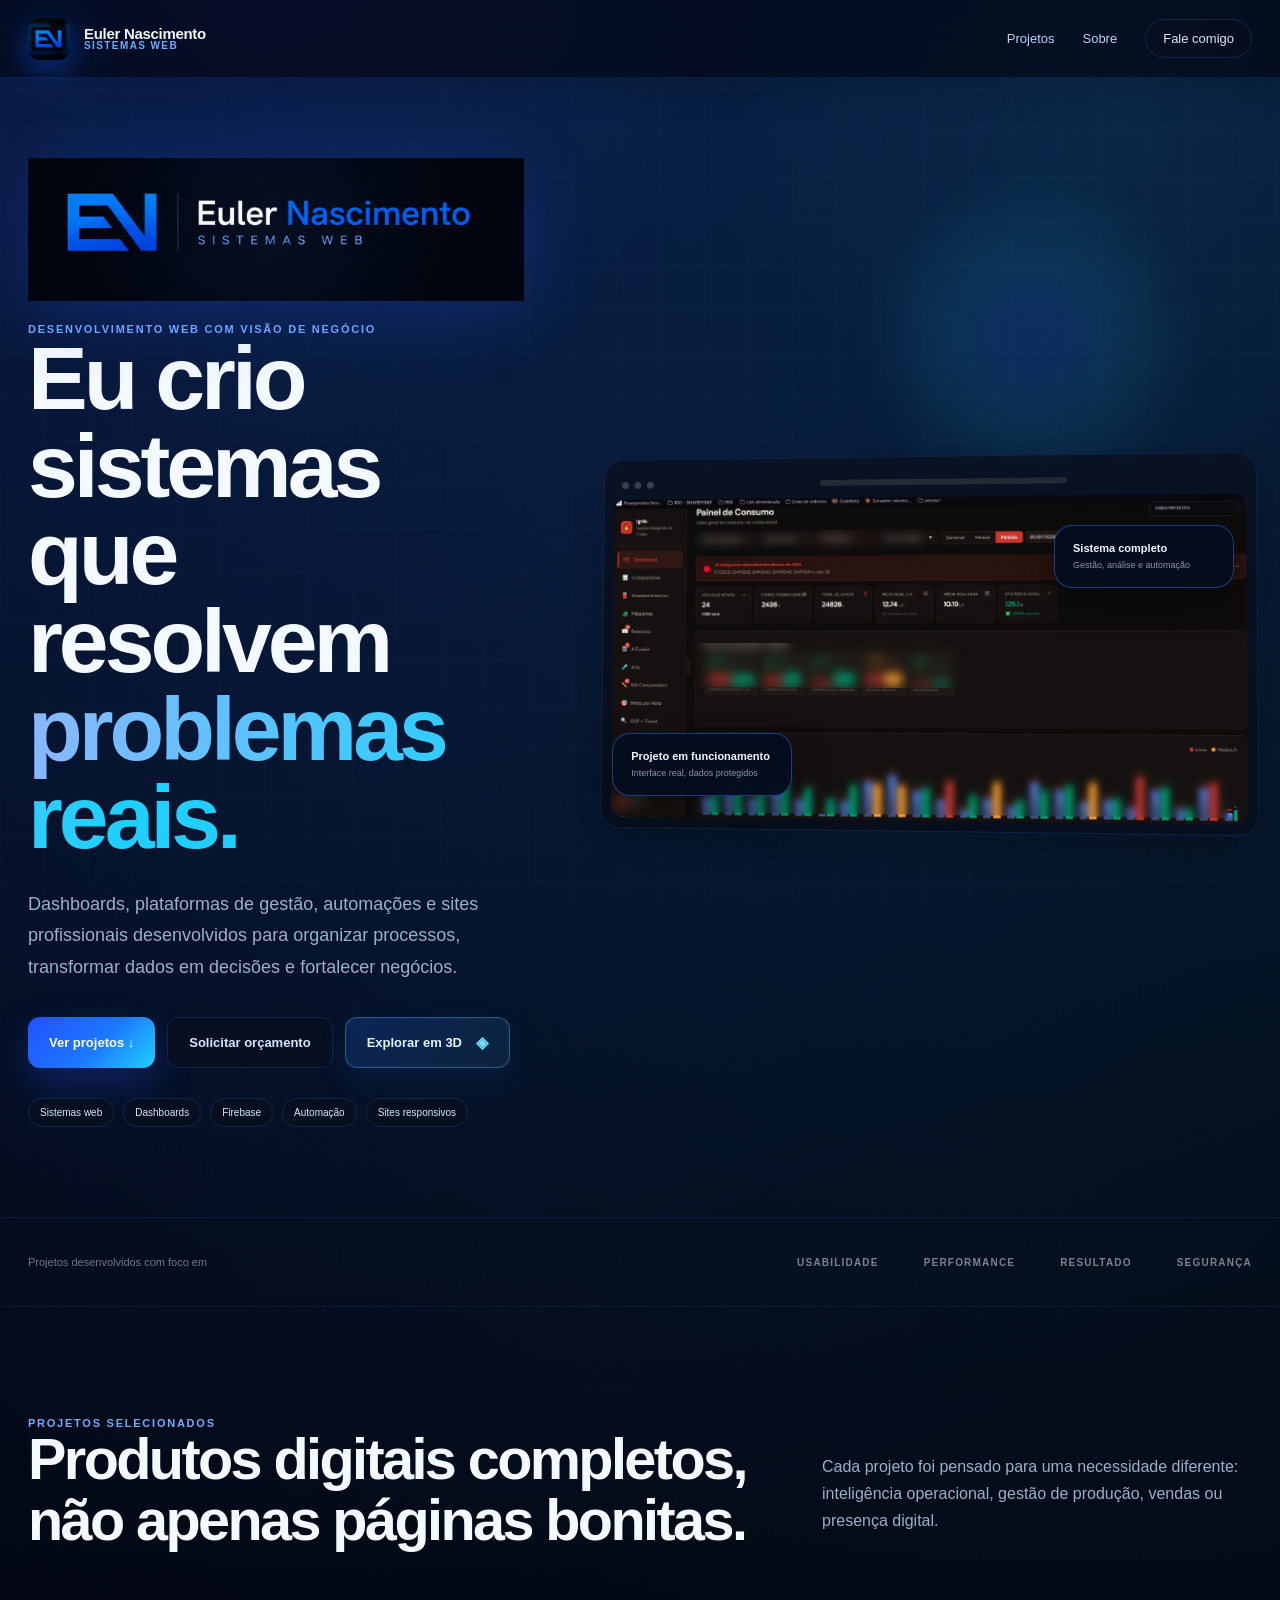
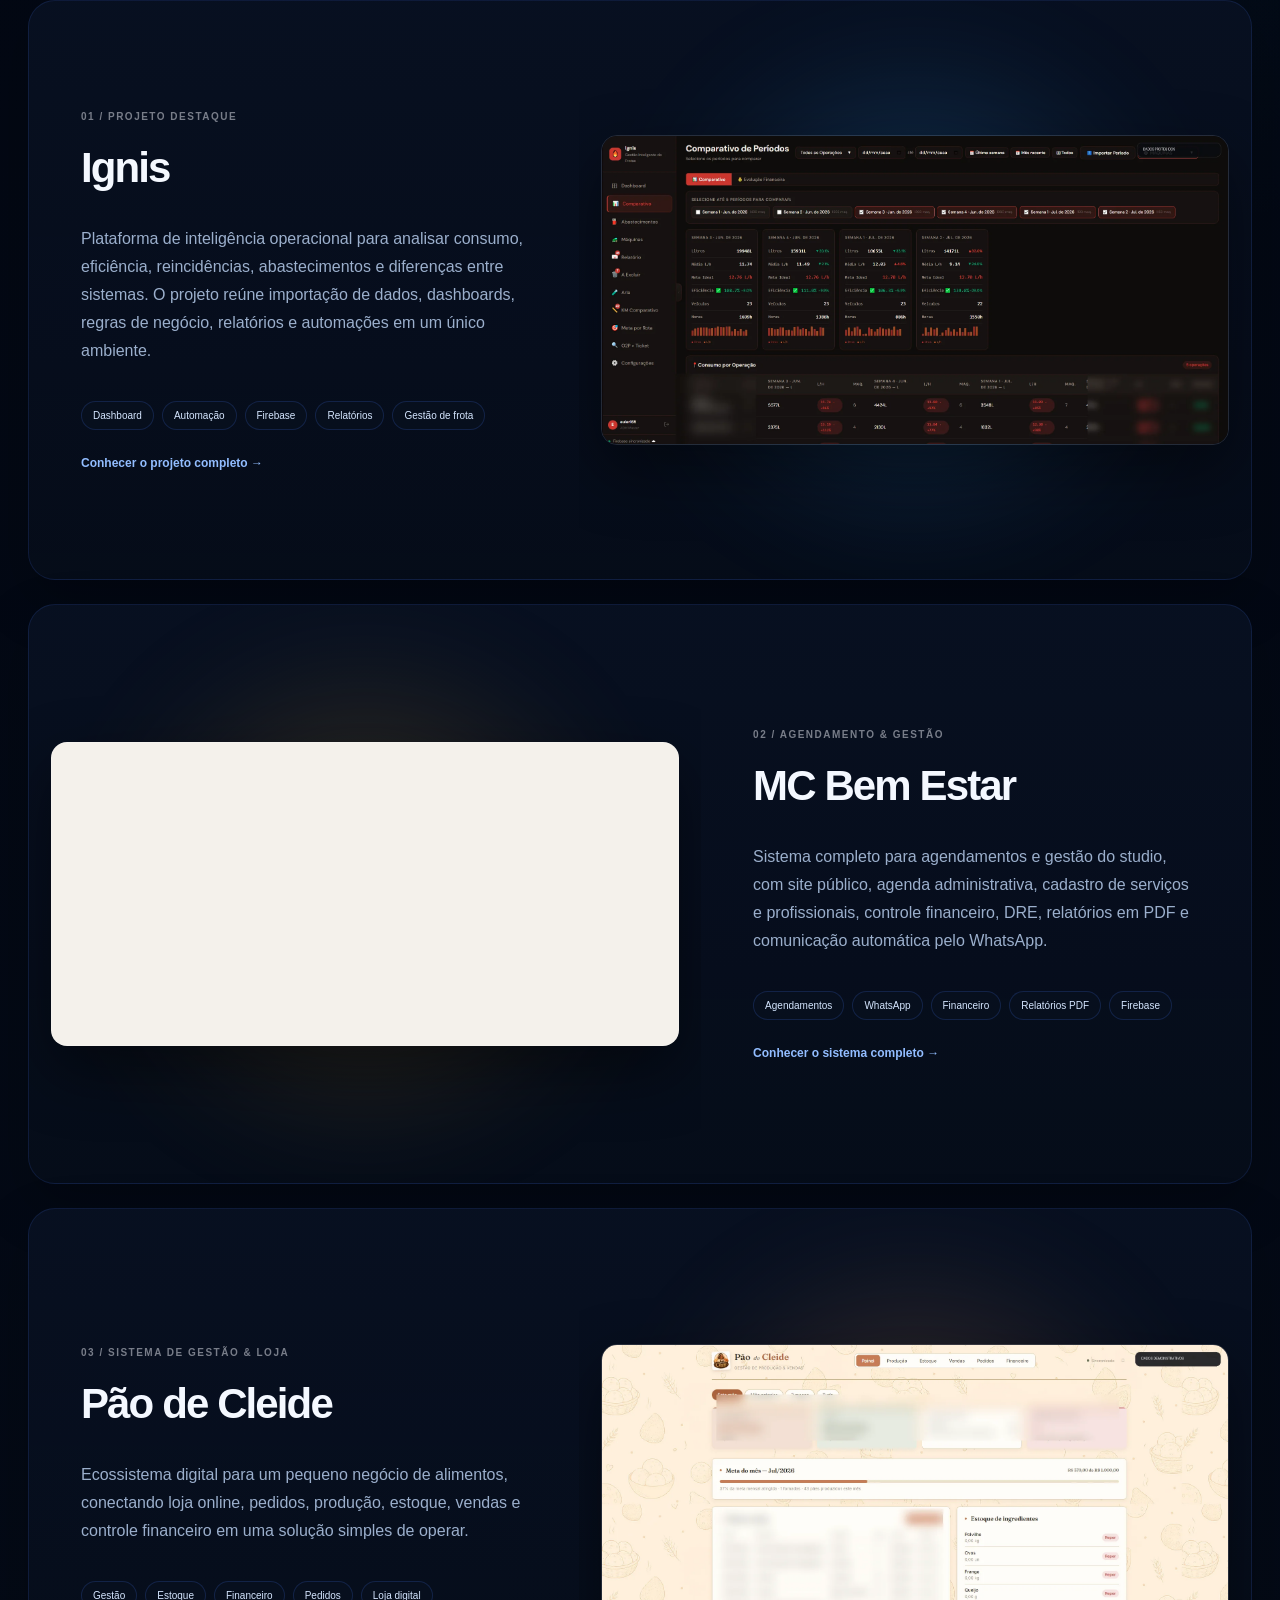
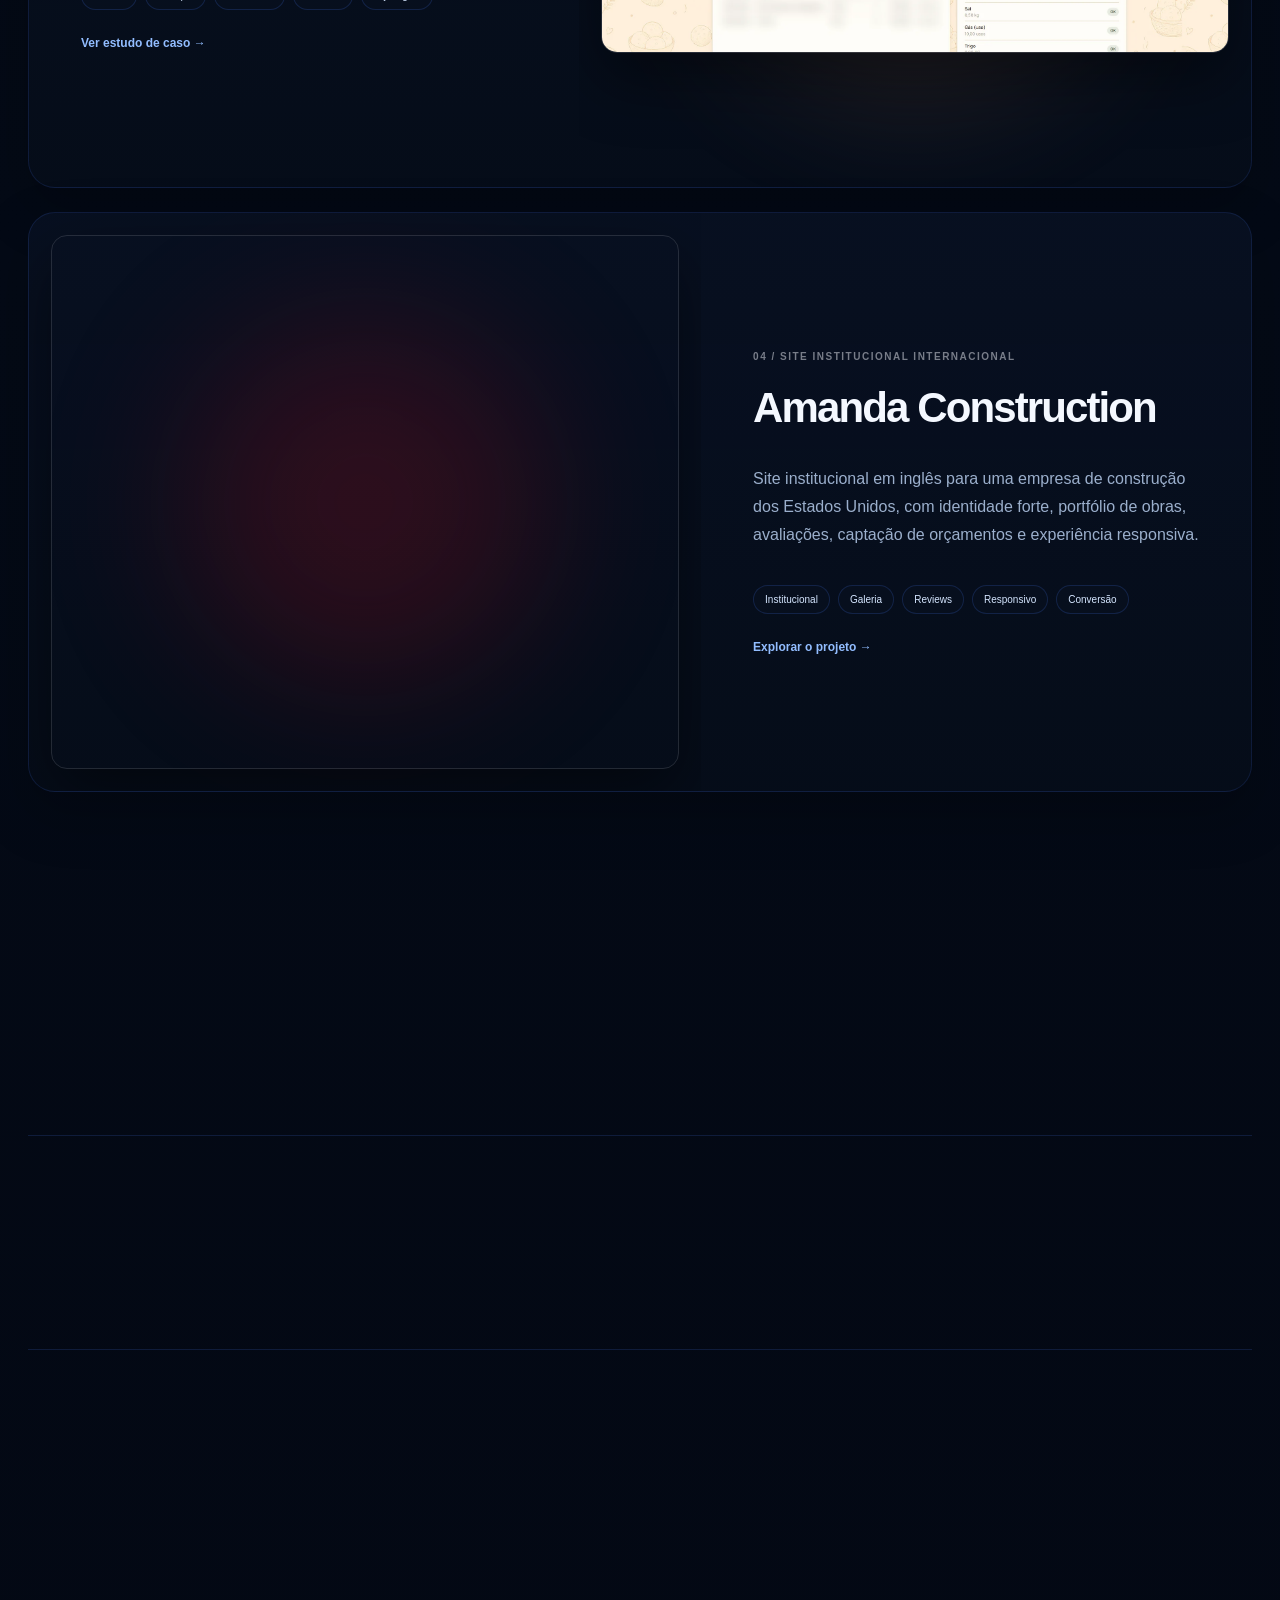
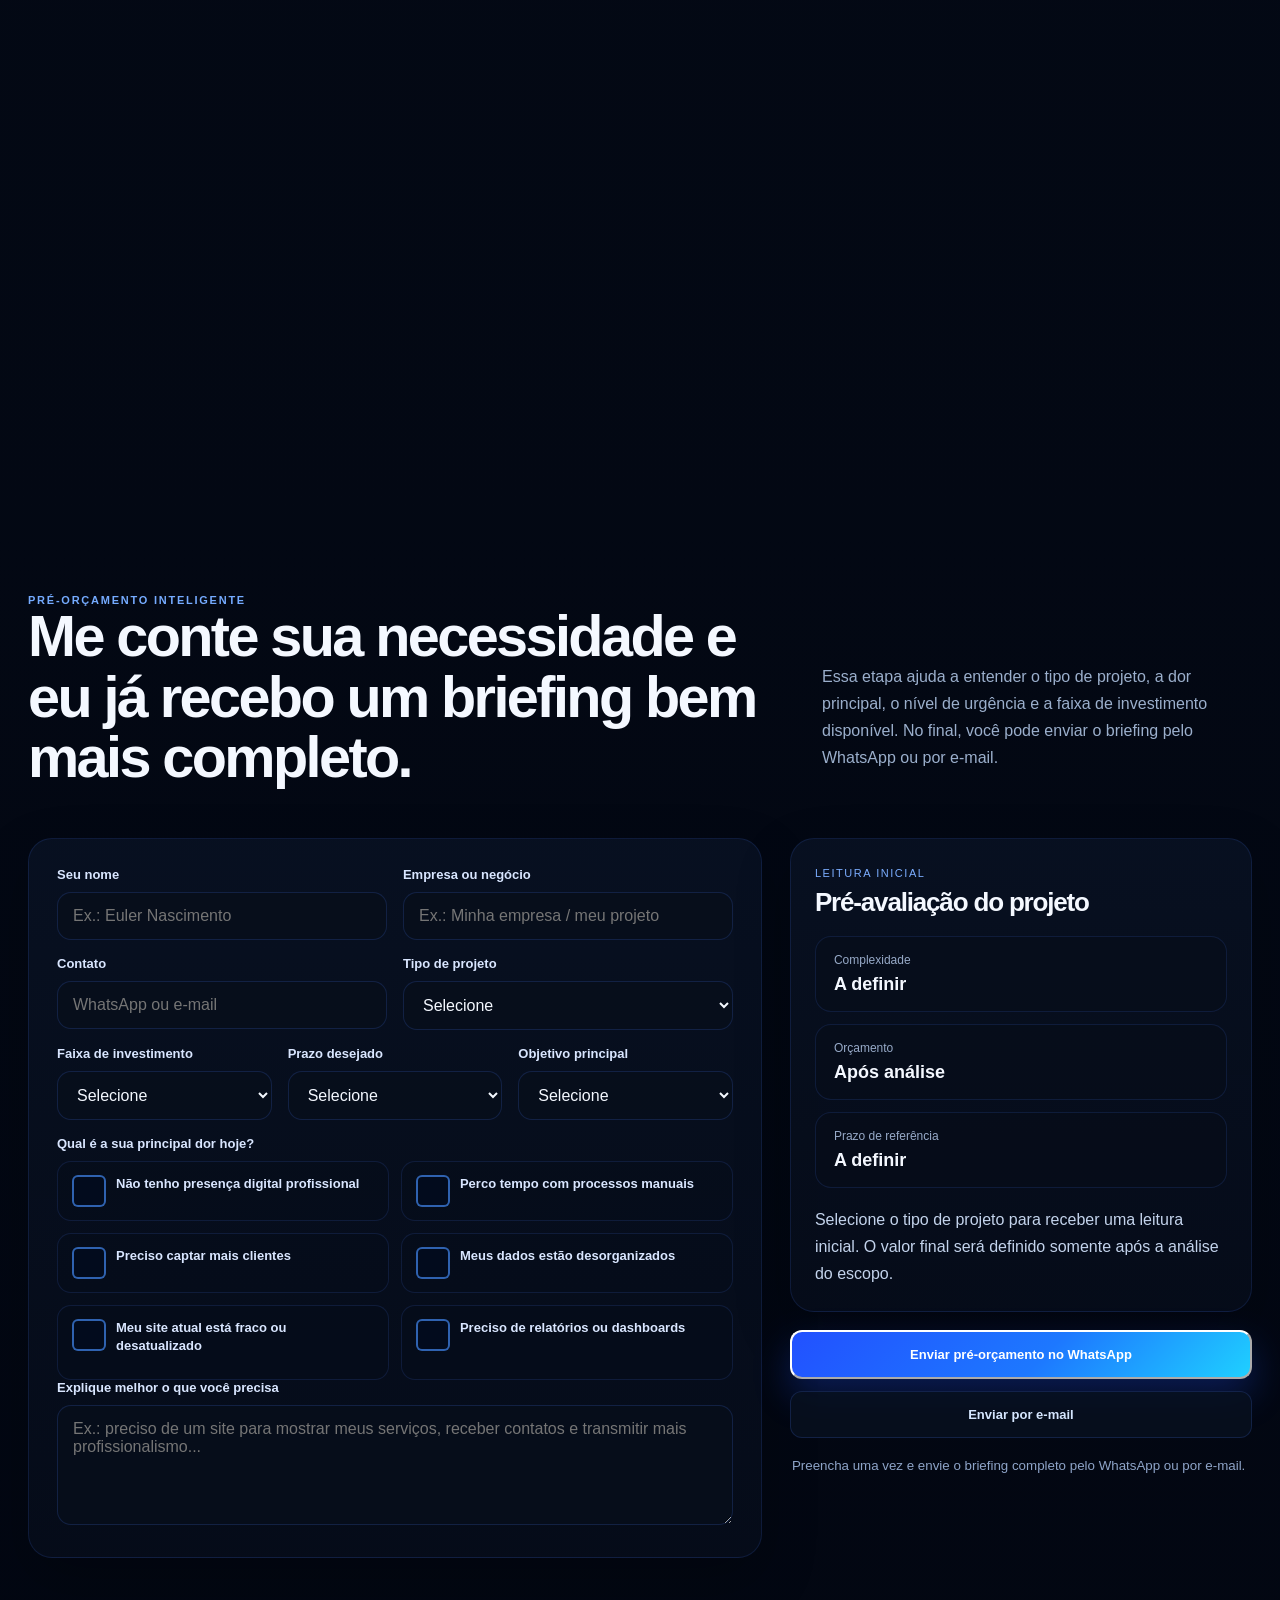
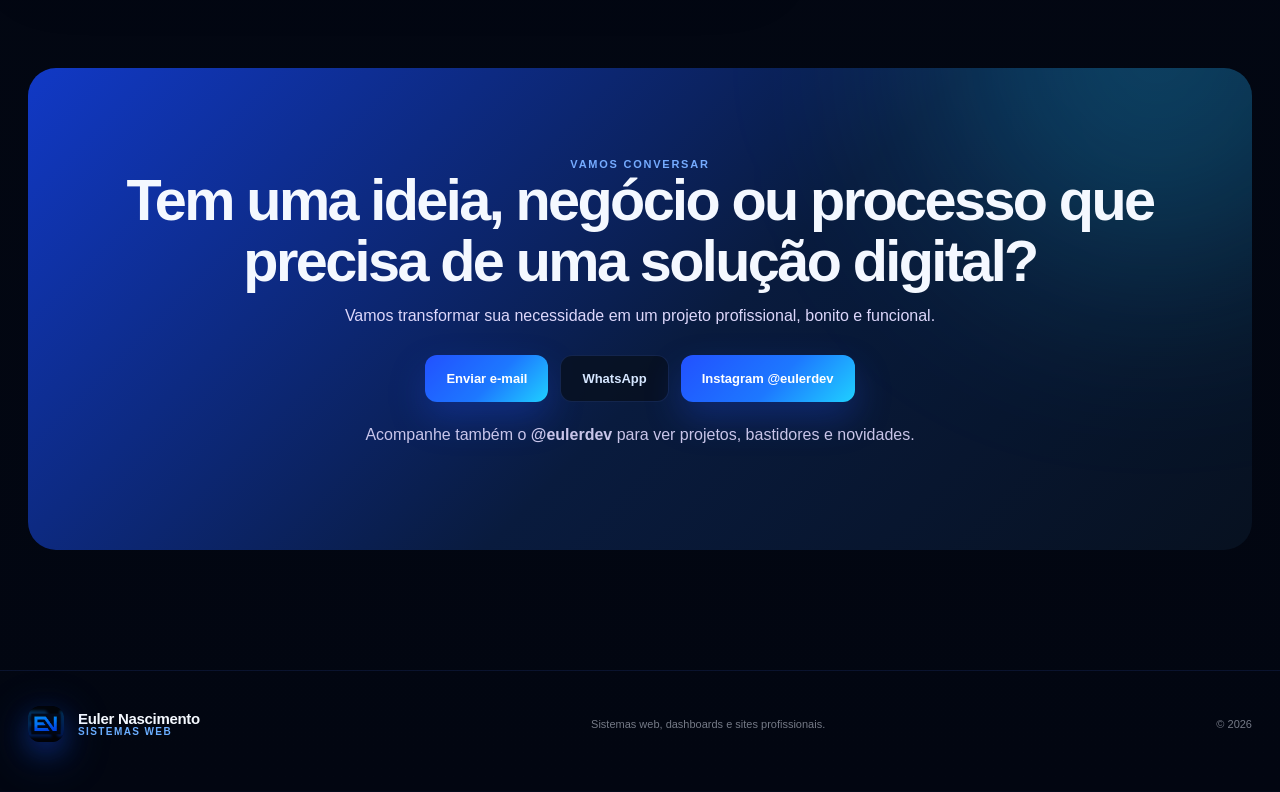
<file: index.html>
<!doctype html>
<html lang="pt-BR">
<head>
  <meta charset="utf-8">
  <meta name="viewport" content="width=device-width, initial-scale=1, viewport-fit=cover">

  <title>Euler Nascimento | Sites, Sistemas Web e Dashboards</title>

  <meta name="description" content="Euler Nascimento desenvolve sites, sistemas web, dashboards e automações sob medida para empresas e negócios.">
  <meta name="author" content="Euler Nascimento">
  <meta name="robots" content="index, follow, max-image-preview:large">
  <meta name="theme-color" content="#020611">
  <meta name="color-scheme" content="dark">
  <meta name="format-detection" content="telephone=no">

  <link rel="canonical" href="https://eulernascimento.com.br/">

  <link rel="icon" type="image/png" href="assets/favicon-final.png">
  <link rel="apple-touch-icon" href="assets/logo-mark-final.png">

  <meta property="og:locale" content="pt_BR">
  <meta property="og:type" content="website">
  <meta property="og:site_name" content="Euler Nascimento">
  <meta property="og:title" content="Euler Nascimento | Sites, Sistemas Web e Dashboards">
  <meta property="og:description" content="Sites, sistemas web, dashboards e automações criados para resolver problemas reais e fortalecer negócios.">
  <meta property="og:url" content="https://eulernascimento.com.br/">
  <meta property="og:image" content="https://eulernascimento.com.br/assets/logo-full-final.png">
  <meta property="og:image:alt" content="Euler Nascimento — Sistemas Web, Automação e Dashboards">

  <meta name="twitter:card" content="summary_large_image">
  <meta name="twitter:title" content="Euler Nascimento | Sites, Sistemas Web e Dashboards">
  <meta name="twitter:description" content="Portfólio de sites, sistemas web, dashboards e soluções digitais sob medida.">
  <meta name="twitter:image" content="https://eulernascimento.com.br/assets/logo-full-final.png">

  <link rel="preload" as="image" href="assets/logo-full-final.png">
  <link rel="preload" as="image" href="assets/ignis-dashboard.webp">

  <link rel="stylesheet" href="style.css">

  <script type="application/ld+json">
  {
    "@context": "https://schema.org",
    "@graph": [
      {
        "@type": "Person",
        "@id": "https://eulernascimento.com.br/#person",
        "name": "Euler Nascimento",
        "url": "https://eulernascimento.com.br/",
        "image": "https://eulernascimento.com.br/assets/logo-mark-final.png",
        "jobTitle": "Desenvolvedor de Sistemas Web",
        "email": "mailto:eulernasc2015@gmail.com",
        "telephone": "+55 35 99749-0869",
        "sameAs": [
          "https://www.instagram.com/eulerdev/"
        ],
        "knowsAbout": [
          "Desenvolvimento Web",
          "Sistemas Web",
          "Dashboards",
          "Automação de Processos",
          "Firebase",
          "JavaScript",
          "UX e UI"
        ]
      },
      {
        "@type": "ProfessionalService",
        "@id": "https://eulernascimento.com.br/#business",
        "name": "Euler Nascimento — Sistemas Web",
        "url": "https://eulernascimento.com.br/",
        "logo": "https://eulernascimento.com.br/assets/logo-mark-final.png",
        "image": "https://eulernascimento.com.br/assets/logo-full-final.png",
        "description": "Criação de sites, sistemas web, dashboards e automações sob medida para empresas e negócios.",
        "email": "eulernasc2015@gmail.com",
        "telephone": "+55 35 99749-0869",
        "areaServed": {
          "@type": "Country",
          "name": "Brasil"
        },
        "founder": {
          "@id": "https://eulernascimento.com.br/#person"
        },
        "sameAs": [
          "https://www.instagram.com/eulerdev/"
        ]
      },
      {
        "@type": "WebSite",
        "@id": "https://eulernascimento.com.br/#website",
        "url": "https://eulernascimento.com.br/",
        "name": "Euler Nascimento",
        "description": "Portfólio de sites, sistemas web, dashboards e automações.",
        "inLanguage": "pt-BR",
        "publisher": {
          "@id": "https://eulernascimento.com.br/#person"
        }
      }
    ]
  }
  </script>

  <style id="responsive-hotfix">
    /* Impede qualquer elemento de aumentar a largura da página */
    html,
    body {
      width: 100%;
      max-width: 100%;
      overflow-x: hidden;
    }

    *,
    *::before,
    *::after {
      box-sizing: border-box;
    }

    img,
    video,
    iframe,
    canvas,
    svg {
      max-width: 100%;
    }

    main,
    section,
    .container,
    .hero,
    .hero-copy,
    .hero-stage,
    .browser,
    .quote-box,
    .quote-form,
    .quote-side,
    .quote-summary,
    .contact-box {
      min-width: 0;
      max-width: 100%;
    }

    /* Mantém o painel inicial na proporção correta */
    .hero-stage {
      overflow: hidden;
    }

    .hero-stage .browser {
      width: 100%;
      max-width: 100%;
      overflow: hidden;
    }

    .hero-stage .browser img {
      display: block;
      width: 100%;
      height: auto !important;
      max-height: none !important;
      object-fit: contain !important;
      object-position: center top;
      aspect-ratio: auto !important;
    }

    .hero-logo {
      width: min(100%, 520px);
      height: auto;
    }

    /* Checkbox mais leve e proporcional */
    .check-grid label {
      min-width: 0;
    }

    .check-grid input[type="checkbox"] {
      appearance: none;
      -webkit-appearance: none;
      flex: 0 0 22px;
      width: 22px;
      height: 22px;
      margin: 0;
      border: 2px solid rgba(72, 146, 255, .65);
      border-radius: 6px;
      background: rgba(3, 12, 30, .9);
      display: grid;
      place-content: center;
      cursor: pointer;
      transition: border-color .2s ease, background .2s ease, box-shadow .2s ease;
    }

    .check-grid input[type="checkbox"]::before {
      content: "";
      width: 10px;
      height: 6px;
      border-left: 2px solid #fff;
      border-bottom: 2px solid #fff;
      transform: rotate(-45deg) scale(0);
      transition: transform .15s ease;
      margin-top: -2px;
    }

    .check-grid input[type="checkbox"]:checked {
      border-color: #00b7ff;
      background: linear-gradient(135deg, #087cff, #004bd7);
      box-shadow: 0 0 16px rgba(0, 153, 255, .45);
    }

    .check-grid input[type="checkbox"]:checked::before {
      transform: rotate(-45deg) scale(1);
    }

    .check-grid input[type="checkbox"]:focus-visible {
      outline: 3px solid rgba(0, 183, 255, .3);
      outline-offset: 3px;
    }

    @media (max-width: 820px) {
      .container {
        width: 100%;
        padding-left: 20px;
        padding-right: 20px;
      }

      .hero {
        display: grid !important;
        grid-template-columns: minmax(0, 1fr) !important;
        gap: 32px;
      }

      .hero-copy,
      .hero-stage {
        width: 100%;
      }

      .hero-stage .browser {
        margin-inline: auto;
      }

      .float-note {
        max-width: min(190px, 46vw);
      }

      .quote-box {
        display: grid !important;
        grid-template-columns: minmax(0, 1fr) !important;
        width: 100%;
      }

      .quote-form,
      .quote-side {
        width: 100%;
      }

      .field-grid.two,
      .field-grid.three {
        grid-template-columns: minmax(0, 1fr) !important;
      }

      .check-grid {
        grid-template-columns: minmax(0, 1fr) !important;
        gap: 12px;
      }

      .check-grid label {
        display: flex;
        align-items: flex-start;
        gap: 14px;
        width: 100%;
        min-height: 64px;
        padding: 16px;
      }

      .check-grid label span {
        min-width: 0;
        overflow-wrap: anywhere;
        line-height: 1.35;
      }

      .check-grid input[type="checkbox"] {
        flex-basis: 22px;
        width: 22px;
        height: 22px;
        margin-top: 2px;
      }

      input,
      select,
      textarea,
      button {
        max-width: 100%;
      }

      textarea {
        resize: vertical;
      }

      .summary-head h3,
      .quote-summary p {
        overflow-wrap: anywhere;
      }
    }

    @media (max-width: 480px) {
      .container {
        padding-left: 16px;
        padding-right: 16px;
      }

      .hero-stage .browser {
        border-radius: 18px;
      }

      .browser-bar {
        min-height: 32px;
      }

      .float-note {
        font-size: 11px;
      }

      .check-grid label {
        padding: 14px;
        min-height: 58px;
      }
    }
  </style>


  <style id="float-notes-fix">
    .hero-stage { position: relative; overflow: visible !important; }
    .hero-stage .browser { position: relative; z-index: 1; overflow: hidden; }
    .hero-stage .float-note {
      position: absolute; z-index: 3; width: max-content;
      max-width: min(260px, 42%); min-width: 180px;
      padding: 16px 18px; border: 1px solid rgba(45,126,255,.45);
      border-radius: 18px; background: rgba(3,12,31,.93);
      backdrop-filter: blur(12px); -webkit-backdrop-filter: blur(12px);
      box-shadow: 0 16px 38px rgba(0,0,0,.32);
      overflow: visible; white-space: normal;
    }
    .hero-stage .float-note b,
    .hero-stage .float-note small { display:block; max-width:100%; white-space:normal; overflow-wrap:anywhere; }
    .hero-stage .float-note b { margin-bottom:4px; line-height:1.2; }
    .hero-stage .float-note small { line-height:1.35; }
    .hero-stage .float-a { left:18px !important; bottom:34px !important; transform:none !important; }
    .hero-stage .float-b { right:18px !important; top:70px !important; transform:none !important; }
    @media (max-width:820px) {
      .hero-stage { overflow:hidden !important; }
      .hero-stage .float-note { max-width:calc(100% - 28px); min-width:0; width:auto; padding:12px 14px; border-radius:14px; font-size:12px; }
      .hero-stage .float-a { left:14px !important; bottom:14px !important; right:auto !important; }
      .hero-stage .float-b { top:48px !important; right:14px !important; left:auto !important; }
    }
    @media (max-width:480px) {
      .hero-stage .float-note { max-width:46%; padding:10px 12px; font-size:11px; }
      .hero-stage .float-note small { font-size:10px; }
      .hero-stage .float-a { left:10px !important; bottom:10px !important; }
      .hero-stage .float-b { top:40px !important; right:10px !important; }
    }
  </style>

</head>
<body>

<header class="topbar">
  <a class="brand" href="index.html" aria-label="Voltar para o início">
    <img class="brand-mark-img" src="assets/logo-mark-final.png" alt="Logo Euler Nascimento">
    <span class="brand-text"><strong>Euler Nascimento</strong><small>Sistemas Web</small></span>
  </a>
  <button class="menu-toggle" type="button" aria-label="Abrir menu de navegação" aria-expanded="false" aria-controls="main-navigation">
    <span></span><span></span><span></span>
  </button>
  <nav id="main-navigation" aria-label="Navegação principal">
    <a href="index.html#projetos">Projetos</a>
    <a href="index.html#sobre">Sobre</a>
    <a class="nav-cta" href="index.html#contato">Fale comigo</a>
  </nav>
</header>

<main>
<section class="hero container">
  <div class="hero-copy reveal">
    <img class="hero-logo" src="assets/logo-full-final.png" alt="Euler Nascimento — Sistemas Web, Automação e Dashboards" fetchpriority="high">
    <div class="kicker">Desenvolvimento web com visão de negócio</div>
    <h1>Eu crio sistemas que resolvem <em>problemas reais.</em></h1>
    <p class="lead">Dashboards, plataformas de gestão, automações e sites profissionais desenvolvidos para organizar processos, transformar dados em decisões e fortalecer negócios.</p>
    <div class="actions">
      <a class="button button-light" href="#projetos">Ver projetos ↓</a>
      <a class="button button-dark" href="#orcamento">Solicitar orçamento</a>
      <a class="button button-3d" href="explorar-3d.html" aria-label="Explorar o portfólio em uma experiência 3D">Explorar em 3D <span aria-hidden="true">◈</span></a>
    </div>
    <div class="mini-tags"><span>Sistemas web</span><span>Dashboards</span><span>Firebase</span><span>Automação</span><span>Sites responsivos</span></div>
  </div>
  <div class="hero-stage reveal">
    <div class="browser">
      <div class="browser-bar"><i></i><i></i><i></i><span></span></div>
      <img src="assets/ignis-dashboard.webp" alt="Dashboard real do sistema Ignis com dados protegidos" fetchpriority="high">
    </div>
    <div class="float-note float-a"><b>Projeto em funcionamento</b><small>Interface real, dados protegidos</small></div>
    <div class="float-note float-b"><b>Sistema completo</b><small>Gestão, análise e automação</small></div>
  </div>
</section>

<section class="proof"><div class="container"><p>Projetos desenvolvidos com foco em</p><div><div><span>USABILIDADE</span><span>PERFORMANCE</span><span>RESULTADO</span><span>SEGURANÇA</span></div></div></div></section>

<section class="section container" id="projetos">
  <div class="section-head reveal">
    <div><div class="kicker">Projetos selecionados</div><h2>Produtos digitais completos, não apenas páginas bonitas.</h2></div>
    <p>Cada projeto foi pensado para uma necessidade diferente: inteligência operacional, gestão de produção, vendas ou presença digital.</p>
  </div>

  <div class="work-list">
    <article class="work reveal">
      <div class="work-copy">
        <span class="work-index">01 / PROJETO DESTAQUE</span>
        <h3>Ignis</h3>
        <p>Plataforma de inteligência operacional para analisar consumo, eficiência, reincidências, abastecimentos e diferenças entre sistemas. O projeto reúne importação de dados, dashboards, regras de negócio, relatórios e automações em um único ambiente.</p>
        <div class="tags"><span>Dashboard</span><span>Automação</span><span>Firebase</span><span>Relatórios</span><span>Gestão de frota</span></div>
        <a class="work-link" href="projeto-ignis.html">Conhecer o projeto completo →</a>
      </div>
      <div class="work-media ignis"><img src="assets/ignis-comparativo.webp" alt="Tela real do comparativo do Ignis com dados protegidos" loading="lazy" decoding="async"></div>
    </article>

    <article class="work reverse reveal">
      <div class="work-copy">
        <span class="work-index">02 / AGENDAMENTO & GESTÃO</span>
        <h3>MC Bem Estar</h3>
        <p>Sistema completo para agendamentos e gestão do studio, com site público, agenda administrativa, cadastro de serviços e profissionais, controle financeiro, DRE, relatórios em PDF e comunicação automática pelo WhatsApp.</p>
        <div class="tags"><span>Agendamentos</span><span>WhatsApp</span><span>Financeiro</span><span>Relatórios PDF</span><span>Firebase</span></div>
        <a class="work-link" href="projeto-mc-bem-estar.html">Conhecer o sistema completo →</a>
      </div>
      <div class="work-media mc"><img src="assets/mc-agenda.webp" alt="Agenda administrativa do sistema MC Bem Estar com dados de clientes anonimizados" loading="lazy" decoding="async"></div>
    </article>

    <article class="work reveal">
      <div class="work-copy">
        <span class="work-index">03 / SISTEMA DE GESTÃO & LOJA</span>
        <h3>Pão de Cleide</h3>
        <p>Ecossistema digital para um pequeno negócio de alimentos, conectando loja online, pedidos, produção, estoque, vendas e controle financeiro em uma solução simples de operar.</p>
        <div class="tags"><span>Gestão</span><span>Estoque</span><span>Financeiro</span><span>Pedidos</span><span>Loja digital</span></div>
        <a class="work-link" href="projeto-pao-de-cleide.html">Ver estudo de caso →</a>
      </div>
      <div class="work-media pao"><img src="assets/pao-painel.webp" alt="Painel real do sistema Pão de Cleide com dados demonstrativos" loading="lazy" decoding="async"></div>
    </article>

    <article class="work reverse reveal">
      <div class="work-copy">
        <span class="work-index">04 / SITE INSTITUCIONAL INTERNACIONAL</span>
        <h3>Amanda Construction</h3>
        <p>Site institucional em inglês para uma empresa de construção dos Estados Unidos, com identidade forte, portfólio de obras, avaliações, captação de orçamentos e experiência responsiva.</p>
        <div class="tags"><span>Institucional</span><span>Galeria</span><span>Reviews</span><span>Responsivo</span><span>Conversão</span></div>
        <a class="work-link" href="projeto-amanda.html">Explorar o projeto →</a>
      </div>
      <div class="work-media amanda"><img src="assets/amanda-home.webp" alt="Página inicial real do site Amanda Construction" loading="lazy" decoding="async"></div>
    </article>
  </div>
</section>

<section class="section container">
  <div class="section-head reveal"><div><div class="kicker">O que eu entrego</div><h2>Do problema até uma solução pronta para uso.</h2></div></div>
  <div class="capabilities">
    <article class="reveal"><span>01</span><h3>Estratégia</h3><p>Entendimento do processo, público, necessidade e resultado esperado.</p></article>
    <article class="reveal"><span>02</span><h3>UX e interface</h3><p>Organização das informações para tornar sistemas complexos mais simples.</p></article>
    <article class="reveal"><span>03</span><h3>Desenvolvimento</h3><p>Construção de telas, regras de negócio, integrações e automações.</p></article>
    <article class="reveal"><span>04</span><h3>Entrega e suporte</h3><p>Publicação, testes, ajustes e acompanhamento após a implantação.</p></article>
  </div>
</section>

<section class="section container" id="sobre">
  <div class="about-box reveal">
    <div class="kicker">Sobre mim</div>
    <div class="about-grid">
      <h2>Eu entendo o código e também o processo por trás dele.</h2>
      <div>
        <p>Sou Euler Nascimento, desenvolvedor com experiência prática em tecnologia, rotinas administrativas e inteligência operacional.</p>
        <p>Essa combinação me ajuda a criar soluções que não são apenas bonitas: elas organizam informações, reduzem trabalho manual e fazem sentido para quem realmente vai usar.</p>
        <div class="tags"><span>HTML & CSS</span><span>JavaScript</span><span>Firebase</span><span>Excel</span><span>Dashboards</span><span>UX/UI</span></div>
      </div>
    </div>
  </div>
</section>

<section class="section container" id="orcamento">
  <div class="section-head reveal">
    <div>
      <div class="kicker">Pré-orçamento inteligente</div>
      <h2>Me conte sua necessidade e eu já recebo um briefing bem mais completo.</h2>
    </div>
    <p>Essa etapa ajuda a entender o tipo de projeto, a dor principal, o nível de urgência e a faixa de investimento disponível. No final, você pode enviar o briefing pelo WhatsApp ou por e-mail.</p>
  </div>

  <div class="quote-box reveal">
    <form class="quote-form" id="quoteForm">
      <div class="field-grid two">
        <label>
          <span>Seu nome</span>
          <input type="text" id="qNome" name="nome" autocomplete="name" placeholder="Ex.: Euler Nascimento">
        </label>
        <label>
          <span>Empresa ou negócio</span>
          <input type="text" id="qEmpresa" name="empresa" autocomplete="organization" placeholder="Ex.: Minha empresa / meu projeto">
        </label>
      </div>

      <div class="field-grid two">
        <label>
          <span>Contato</span>
          <input type="text" id="qContato" name="contato" autocomplete="email" inputmode="email" placeholder="WhatsApp ou e-mail">
        </label>
        <label>
          <span>Tipo de projeto</span>
          <select id="qTipo" name="tipo-projeto">
            <option value="">Selecione</option>
            <option value="site">Site institucional</option>
            <option value="landing">Landing page</option>
            <option value="loja">Loja online</option>
            <option value="dashboard">Dashboard / painel</option>
            <option value="sistema">Sistema web</option>
            <option value="outro">Outro</option>
          </select>
        </label>
      </div>

      <div class="field-grid three">
        <label>
          <span>Faixa de investimento</span>
          <select id="qInvestimento" name="investimento">
            <option value="">Selecione</option>
            <option value="até R$ 1.000">Até R$ 1.000</option>
            <option value="R$ 1.000 a R$ 2.500">R$ 1.000 a R$ 2.500</option>
            <option value="R$ 2.500 a R$ 5.000">R$ 2.500 a R$ 5.000</option>
            <option value="R$ 5.000+">Acima de R$ 5.000</option>
            <option value="não definido">Ainda não definido</option>
          </select>
        </label>
        <label>
          <span>Prazo desejado</span>
          <select id="qPrazo" name="prazo">
            <option value="">Selecione</option>
            <option value="urgente">Urgente</option>
            <option value="até 15 dias">Até 15 dias</option>
            <option value="até 30 dias">Até 30 dias</option>
            <option value="sem pressa">Sem pressa</option>
          </select>
        </label>
        <label>
          <span>Objetivo principal</span>
          <select id="qObjetivo" name="objetivo">
            <option value="">Selecione</option>
            <option value="captar clientes">Captar clientes</option>
            <option value="organizar processo">Organizar processo</option>
            <option value="automatizar tarefas">Automatizar tarefas</option>
            <option value="melhorar presença digital">Melhorar presença digital</option>
            <option value="apresentar serviços/projetos">Apresentar serviços / projetos</option>
          </select>
        </label>
      </div>

      <div class="field-block">
        <span class="field-title">Qual é a sua principal dor hoje?</span>
        <div class="check-grid">
          <label><input type="checkbox" name="dor" value="Não tenho presença digital profissional"> <span>Não tenho presença digital profissional</span></label>
          <label><input type="checkbox" name="dor" value="Perco tempo com processos manuais"> <span>Perco tempo com processos manuais</span></label>
          <label><input type="checkbox" name="dor" value="Preciso captar mais clientes"> <span>Preciso captar mais clientes</span></label>
          <label><input type="checkbox" name="dor" value="Meus dados estão desorganizados"> <span>Meus dados estão desorganizados</span></label>
          <label><input type="checkbox" name="dor" value="Meu site atual está fraco ou desatualizado"> <span>Meu site atual está fraco ou desatualizado</span></label>
          <label><input type="checkbox" name="dor" value="Preciso de relatórios ou dashboards"> <span>Preciso de relatórios ou dashboards</span></label>
        </div>
      </div>

      <label class="field-block">
        <span>Explique melhor o que você precisa</span>
        <textarea id="qDescricao" name="descricao" rows="5" placeholder="Ex.: preciso de um site para mostrar meus serviços, receber contatos e transmitir mais profissionalismo..."></textarea>
      </label>
    </form>

    <aside class="quote-side">
      <div class="quote-summary">
        <div class="summary-head">
          <span class="summary-kicker">Leitura inicial</span>
          <h3>Pré-avaliação do projeto</h3>
        </div>
        <div class="summary-cards">
          <article>
            <span>Complexidade</span>
            <strong id="quoteNivel">Essencial</strong>
          </article>
          <article>
            <span>Orçamento</span>
            <strong id="quoteFaixa">Após análise</strong>
          </article>
          <article>
            <span>Prazo de referência</span>
            <strong id="quoteTempo">A definir</strong>
          </article>
        </div>
        <p id="quoteTexto">Selecione o tipo de projeto para receber uma leitura inicial. O valor final será definido somente após a análise do escopo.</p>
      </div>

      <div class="quote-actions">
        <button type="button" class="button button-light" id="sendQuoteWhats">Enviar pré-orçamento no WhatsApp</button>
        <button type="button" class="button button-dark" id="sendQuoteEmail">Enviar por e-mail</button>
      </div>
      <small class="quote-note">Preencha uma vez e envie o briefing completo pelo WhatsApp ou por e-mail.</small>
    </aside>
  </div>
</section>

<section class="contact container" id="contato">
  <div class="contact-box reveal">
    <div class="kicker">Vamos conversar</div>
    <h2>Tem uma ideia, negócio ou processo que precisa de uma solução digital?</h2>
    <p>Vamos transformar sua necessidade em um projeto profissional, bonito e funcional.</p>
    <div class="actions">
      <a class="button button-light" href="mailto:eulernasc2015@gmail.com?subject=Contato pelo portfólio">Enviar e-mail</a>
      <a class="button button-dark" href="https://wa.me/5535997490869?text=Olá%2C%20Euler!%20Conheci%20seu%20trabalho%20pelo%20portfólio." target="_blank" rel="noopener noreferrer">WhatsApp</a>
      <a class="button button-light" href="https://www.instagram.com/eulerdev/" target="_blank" rel="me noopener noreferrer">Instagram @eulerdev</a>
    </div>
    <p style="margin-top:24px;opacity:.9">
      Acompanhe também o <strong>@eulerdev</strong> para ver projetos, bastidores e novidades.
    </p>
  </div>
</section>
</main>

<footer>
  <a class="brand" href="index.html" aria-label="Voltar para o início">
    <img class="brand-mark-img" src="assets/logo-mark-final.png" alt="Logo Euler Nascimento">
    <span class="brand-text"><strong>Euler Nascimento</strong><small>Sistemas Web</small></span>
  </a>
  <span>Sistemas web, dashboards e sites profissionais.</span>
  <span>© <span id="year"></span></span>
</footer>
<noscript><p style="padding:16px;text-align:center">Ative o JavaScript para usar o formulário de pré-orçamento.</p></noscript>
<script src="script.js" defer></script>

</body></html>
</file>
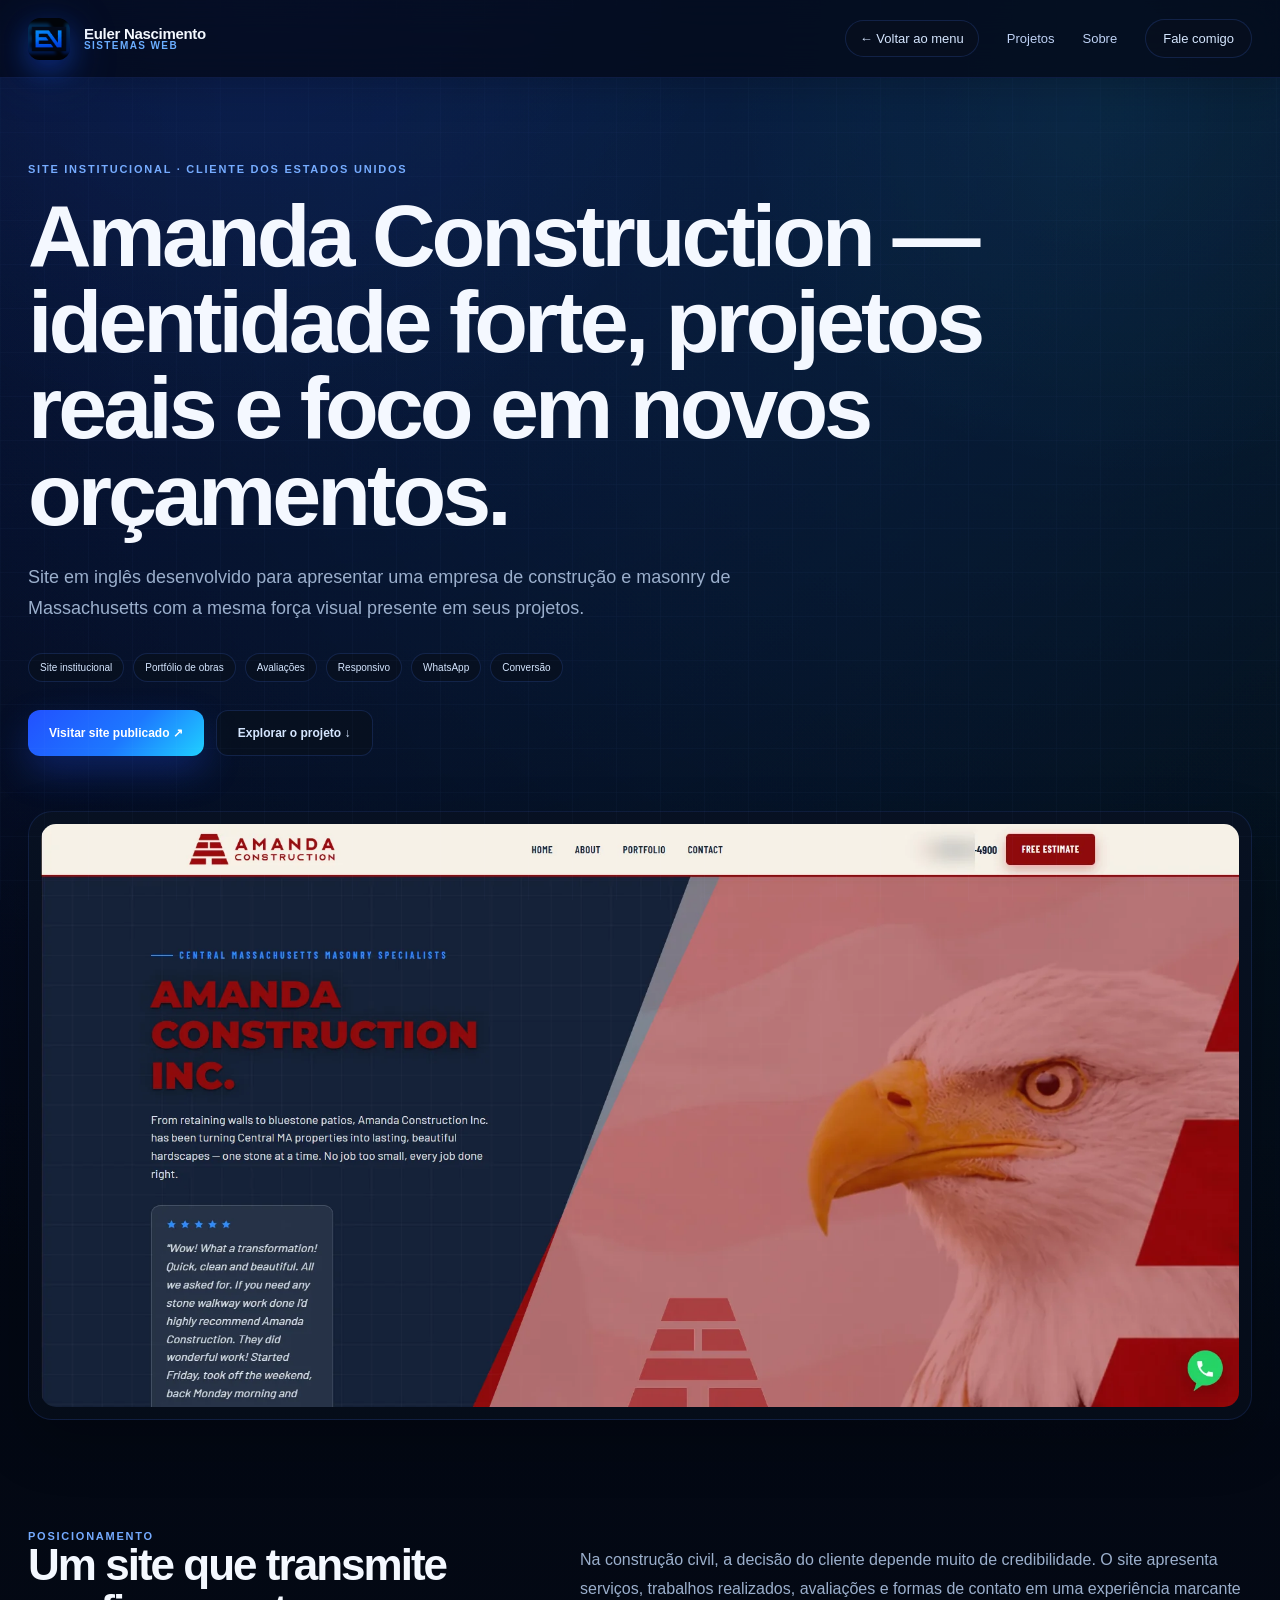
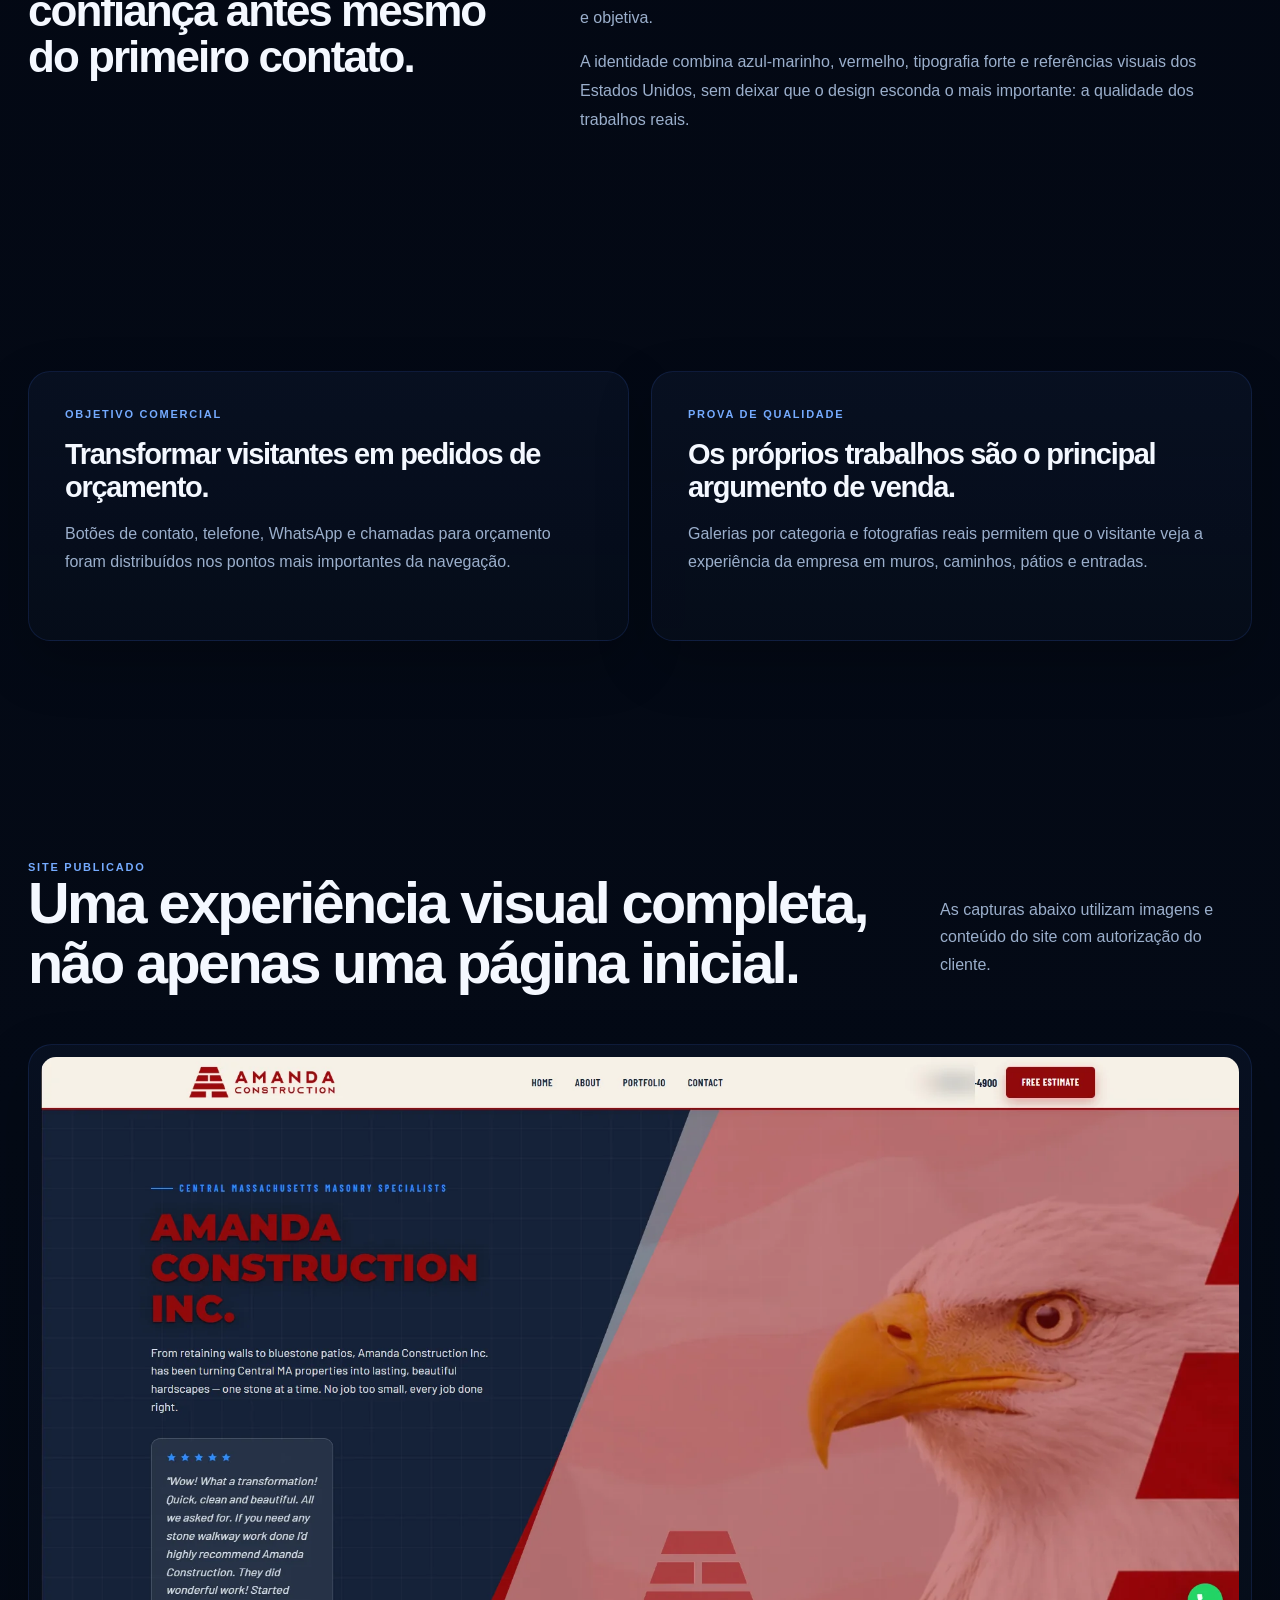
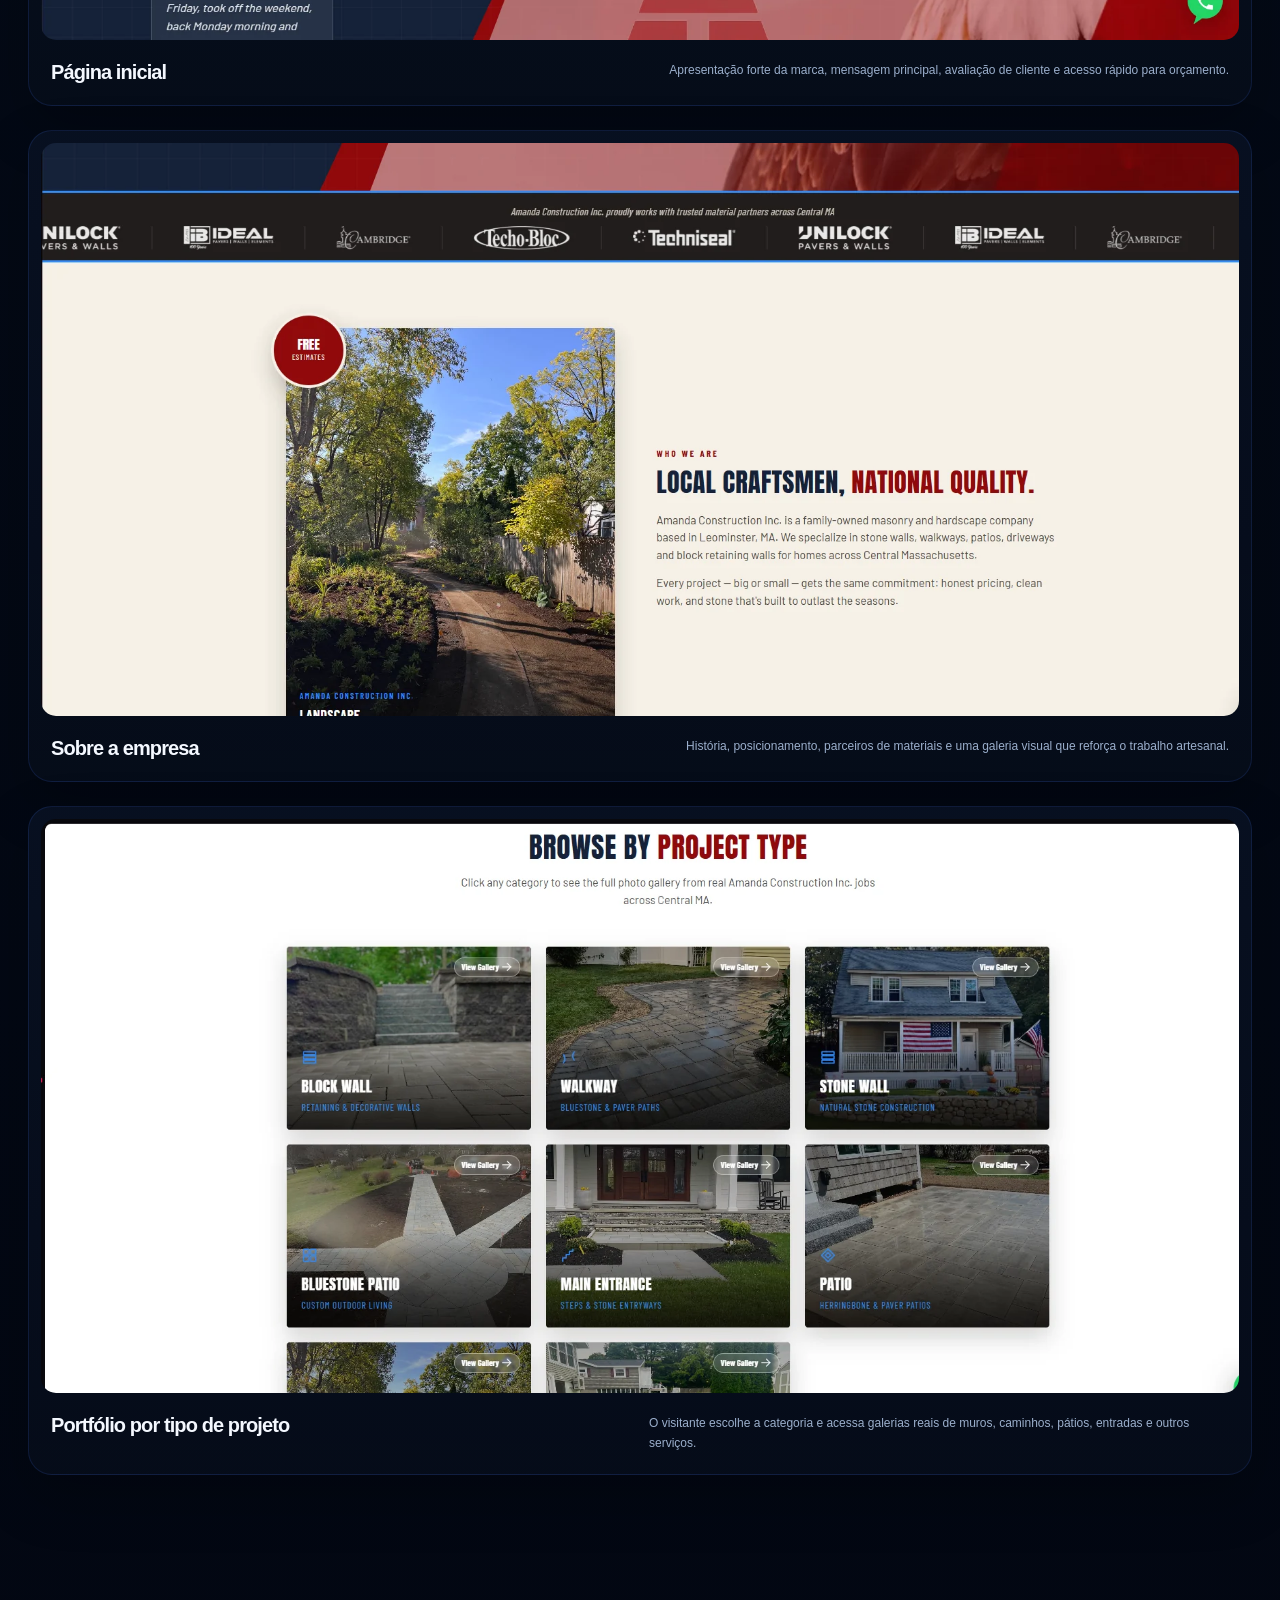
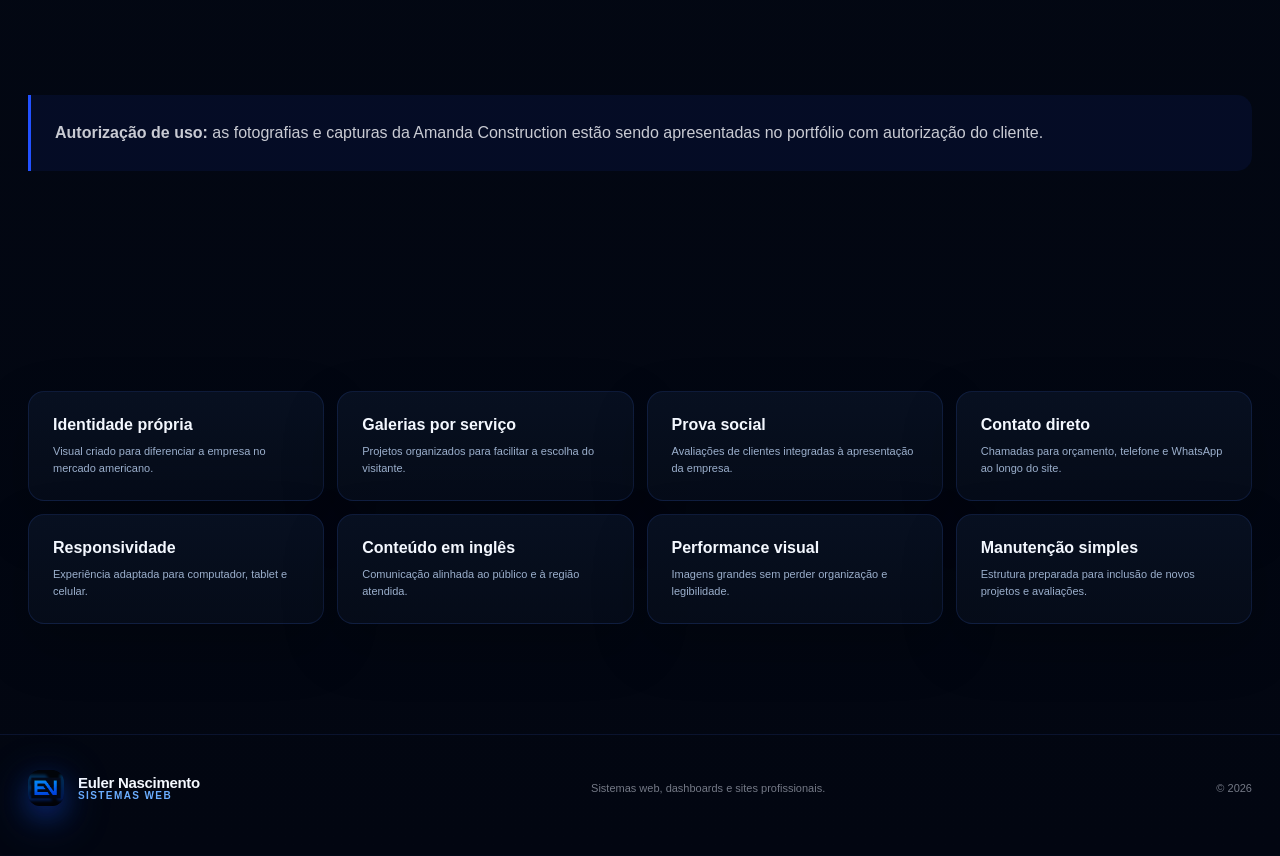
<file: projeto-amanda.html>
<!doctype html>
<html lang="pt-BR">
<head>
<meta charset="utf-8"><meta name="viewport" content="width=device-width,initial-scale=1">
<meta name="description" content="Estudo de caso do site institucional Amanda Construction.">
<title>Amanda Construction | Projeto de Euler Nascimento</title>
<link rel="icon" type="image/png" href="assets/favicon-final.png">
<link rel="stylesheet" href="style.css">
</head>
<body>


<header class="topbar">
  <a class="brand" href="index.html" aria-label="Voltar para o início">
    <img class="brand-mark-img" src="assets/logo-mark-final.png" alt="Logo Euler Nascimento">
    <span class="brand-text"><strong>Euler Nascimento</strong><small>Sistemas Web</small></span>
  </a>
  <button class="menu-toggle" type="button" aria-label="Abrir menu" aria-expanded="false">
    <span></span><span></span><span></span>
  </button>
  <nav>
    <a class="nav-back" href="index.html#projetos">← Voltar ao menu</a>
    <a href="index.html#projetos">Projetos</a>
    <a href="index.html#sobre">Sobre</a>
    <a class="nav-cta" href="index.html#contato">Fale comigo</a>
  </nav>
</header>


<main>
<section class="project-hero container reveal">
  <div class="project-title">
    <div class="kicker">Site institucional · Cliente dos Estados Unidos</div>
    <h1>Amanda Construction — identidade forte, projetos reais e foco em novos orçamentos.</h1>
    <p class="lead">Site em inglês desenvolvido para apresentar uma empresa de construção e masonry de Massachusetts com a mesma força visual presente em seus projetos.</p>
    <div class="project-meta"><span>Site institucional</span><span>Portfólio de obras</span><span>Avaliações</span><span>Responsivo</span><span>WhatsApp</span><span>Conversão</span></div>
    <div class="project-links">
      <a class="button button-light" href="https://amandaconstruction.com" target="_blank" rel="noopener">Visitar site publicado ↗</a>
      <a class="button button-dark" href="#interfaces">Explorar o projeto ↓</a>
    </div>
  </div>
</section>

<div class="cover reveal">
  <div class="cover-frame"><img src="assets/amanda-home.webp" alt="Página inicial real da Amanda Construction"></div>
</div>

<section class="section container">
  <div class="story-grid reveal">
    <div><div class="kicker">Posicionamento</div><h2>Um site que transmite confiança antes mesmo do primeiro contato.</h2></div>
    <div>
      <p>Na construção civil, a decisão do cliente depende muito de credibilidade. O site apresenta serviços, trabalhos realizados, avaliações e formas de contato em uma experiência marcante e objetiva.</p>
      <p>A identidade combina azul-marinho, vermelho, tipografia forte e referências visuais dos Estados Unidos, sem deixar que o design esconda o mais importante: a qualidade dos trabalhos reais.</p>
    </div>
  </div>
</section>

<section class="section container">
  <div class="amanda-summary">
    <article class="reveal">
      <div class="kicker">Objetivo comercial</div>
      <h3>Transformar visitantes em pedidos de orçamento.</h3>
      <p>Botões de contato, telefone, WhatsApp e chamadas para orçamento foram distribuídos nos pontos mais importantes da navegação.</p>
    </article>
    <article class="reveal">
      <div class="kicker">Prova de qualidade</div>
      <h3>Os próprios trabalhos são o principal argumento de venda.</h3>
      <p>Galerias por categoria e fotografias reais permitem que o visitante veja a experiência da empresa em muros, caminhos, pátios e entradas.</p>
    </article>
  </div>
</section>

<section class="section container" id="interfaces">
  <div class="section-head reveal">
    <div><div class="kicker">Site publicado</div><h2>Uma experiência visual completa, não apenas uma página inicial.</h2></div>
    <p>As capturas abaixo utilizam imagens e conteúdo do site com autorização do cliente.</p>
  </div>

  <div class="gallery">
    <article class="shot reveal">
      <img src="assets/amanda-home.webp" alt="Página inicial da Amanda Construction">
      <div class="shot-caption"><h3>Página inicial</h3><p>Apresentação forte da marca, mensagem principal, avaliação de cliente e acesso rápido para orçamento.</p></div>
    </article>
    <article class="shot reveal">
      <img src="assets/amanda-sobre.webp" alt="Seção institucional da Amanda Construction">
      <div class="shot-caption"><h3>Sobre a empresa</h3><p>História, posicionamento, parceiros de materiais e uma galeria visual que reforça o trabalho artesanal.</p></div>
    </article>
    <article class="shot reveal">
      <img src="assets/amanda-galeria.webp" alt="Galeria por categoria da Amanda Construction">
      <div class="shot-caption"><h3>Portfólio por tipo de projeto</h3><p>O visitante escolhe a categoria e acessa galerias reais de muros, caminhos, pátios, entradas e outros serviços.</p></div>
    </article>
  </div>
</section>

<section class="section container">
  <div class="client-proof reveal">
    <strong>Autorização de uso:</strong> as fotografias e capturas da Amanda Construction estão sendo apresentadas no portfólio com autorização do cliente.
  </div>
</section>

<section class="section container">
  <div class="tech-grid">
    <article class="reveal"><strong>Identidade própria</strong><span>Visual criado para diferenciar a empresa no mercado americano.</span></article>
    <article class="reveal"><strong>Galerias por serviço</strong><span>Projetos organizados para facilitar a escolha do visitante.</span></article>
    <article class="reveal"><strong>Prova social</strong><span>Avaliações de clientes integradas à apresentação da empresa.</span></article>
    <article class="reveal"><strong>Contato direto</strong><span>Chamadas para orçamento, telefone e WhatsApp ao longo do site.</span></article>
    <article class="reveal"><strong>Responsividade</strong><span>Experiência adaptada para computador, tablet e celular.</span></article>
    <article class="reveal"><strong>Conteúdo em inglês</strong><span>Comunicação alinhada ao público e à região atendida.</span></article>
    <article class="reveal"><strong>Performance visual</strong><span>Imagens grandes sem perder organização e legibilidade.</span></article>
    <article class="reveal"><strong>Manutenção simples</strong><span>Estrutura preparada para inclusão de novos projetos e avaliações.</span></article>
  </div>
</section>
</main>


<footer>
  <a class="brand" href="index.html" aria-label="Voltar para o início">
    <img class="brand-mark-img" src="assets/logo-mark-final.png" alt="Logo Euler Nascimento">
    <span class="brand-text"><strong>Euler Nascimento</strong><small>Sistemas Web</small></span>
  </a>
  <span>Sistemas web, dashboards e sites profissionais.</span>
  <span>© <span id="year"></span></span>
</footer>
<script src="script.js"></script>


</body>
</html>
</file>
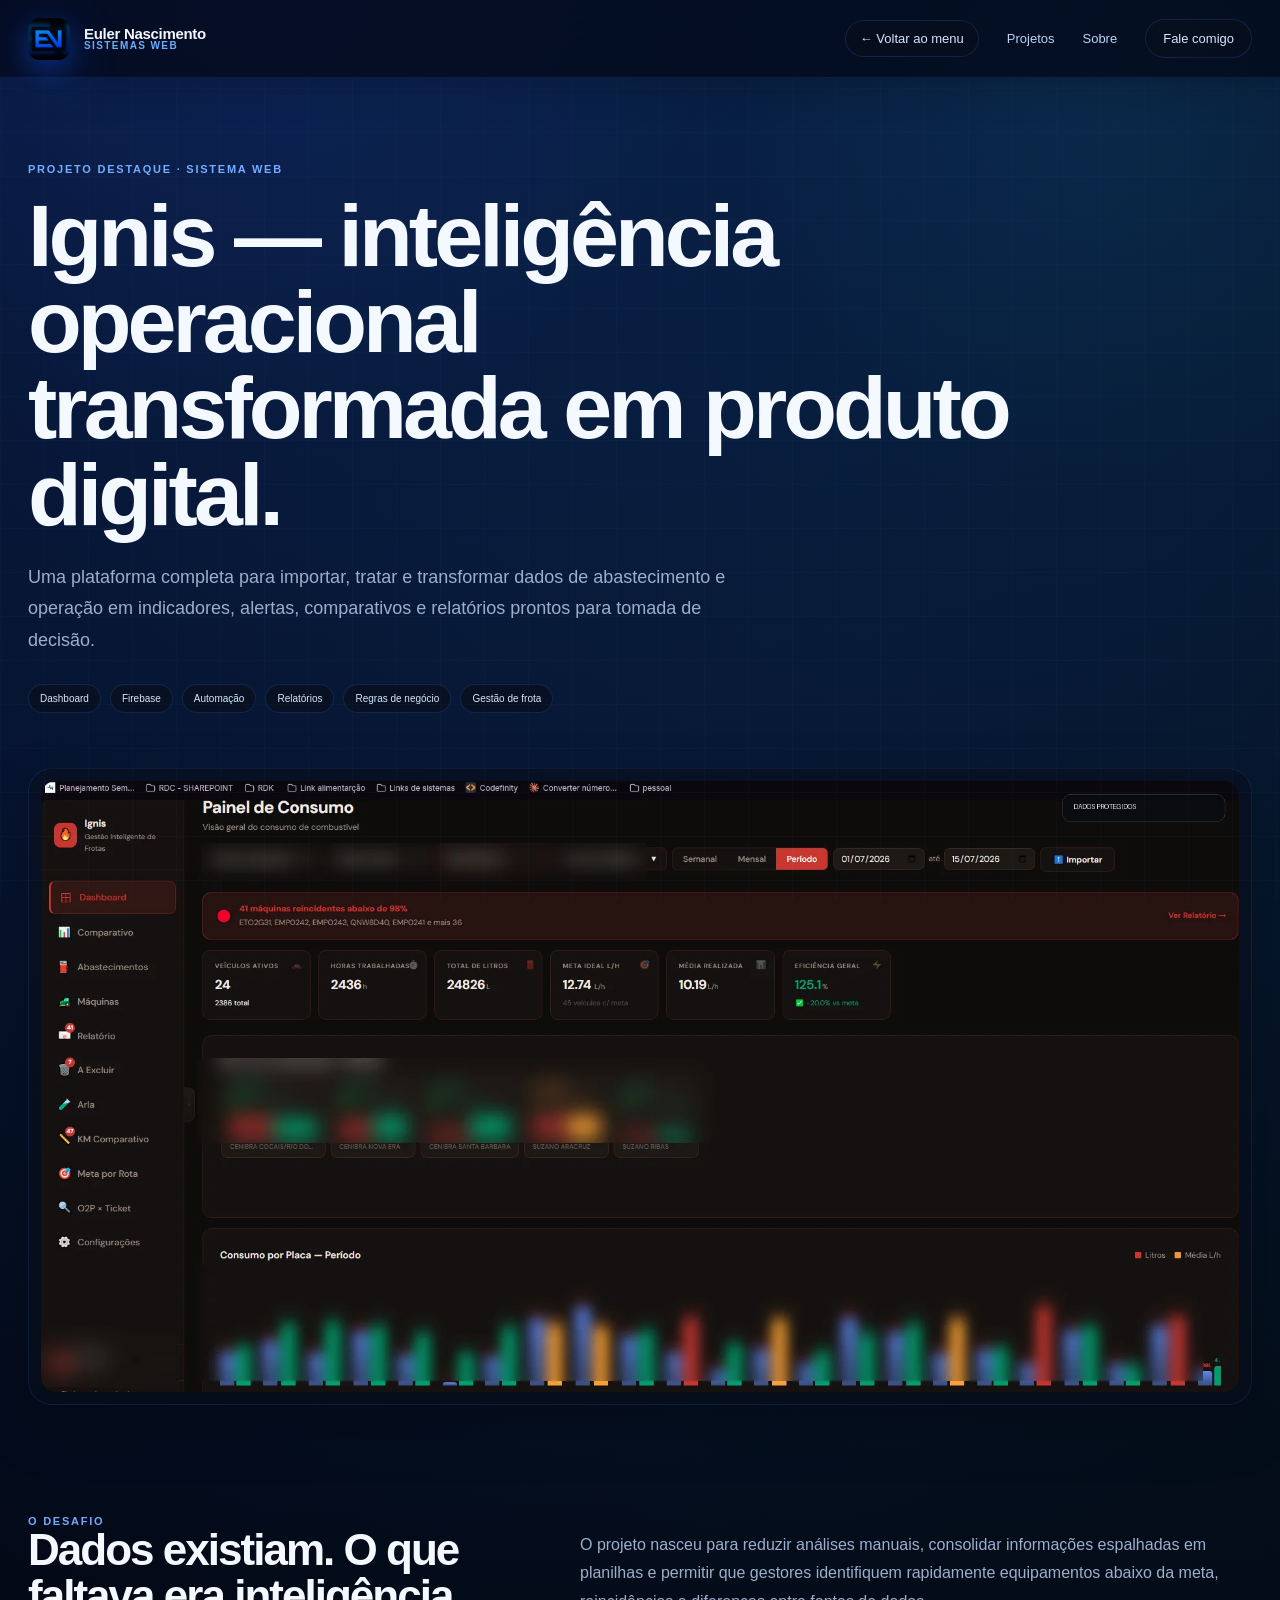
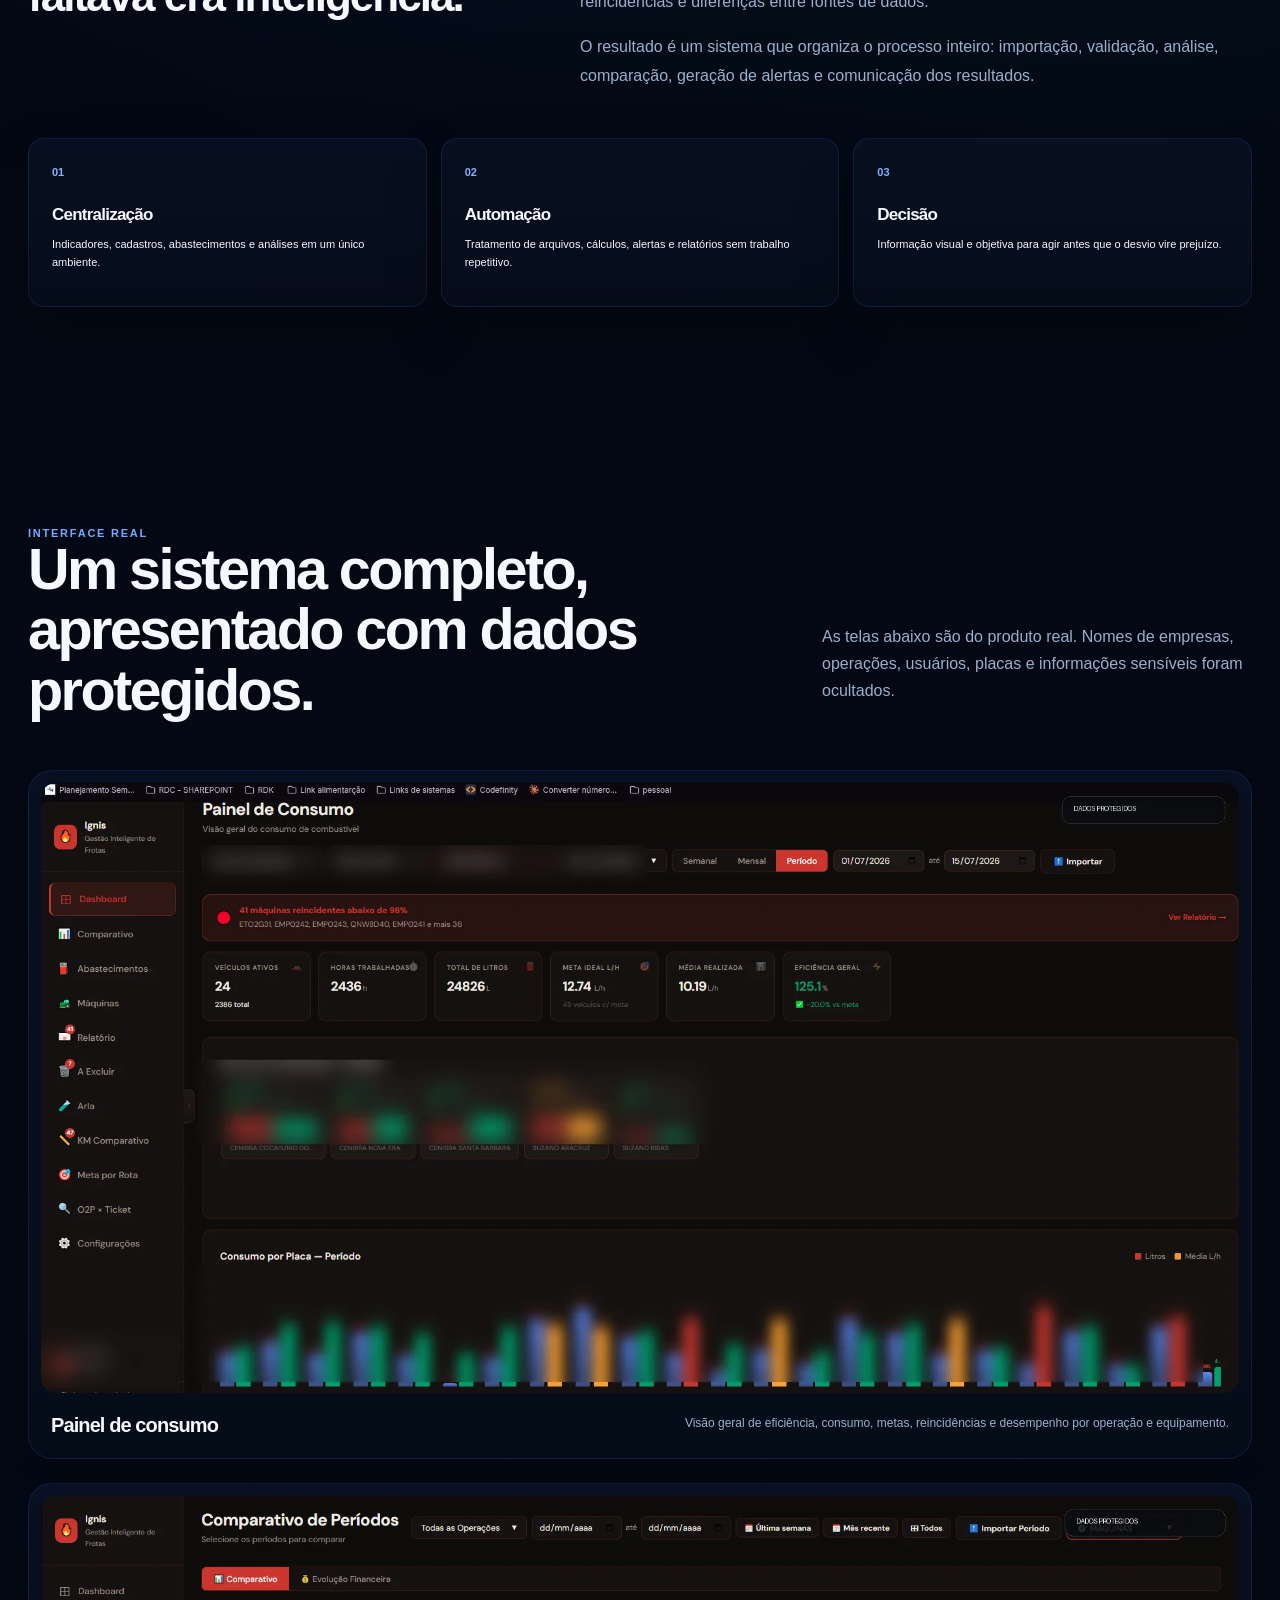
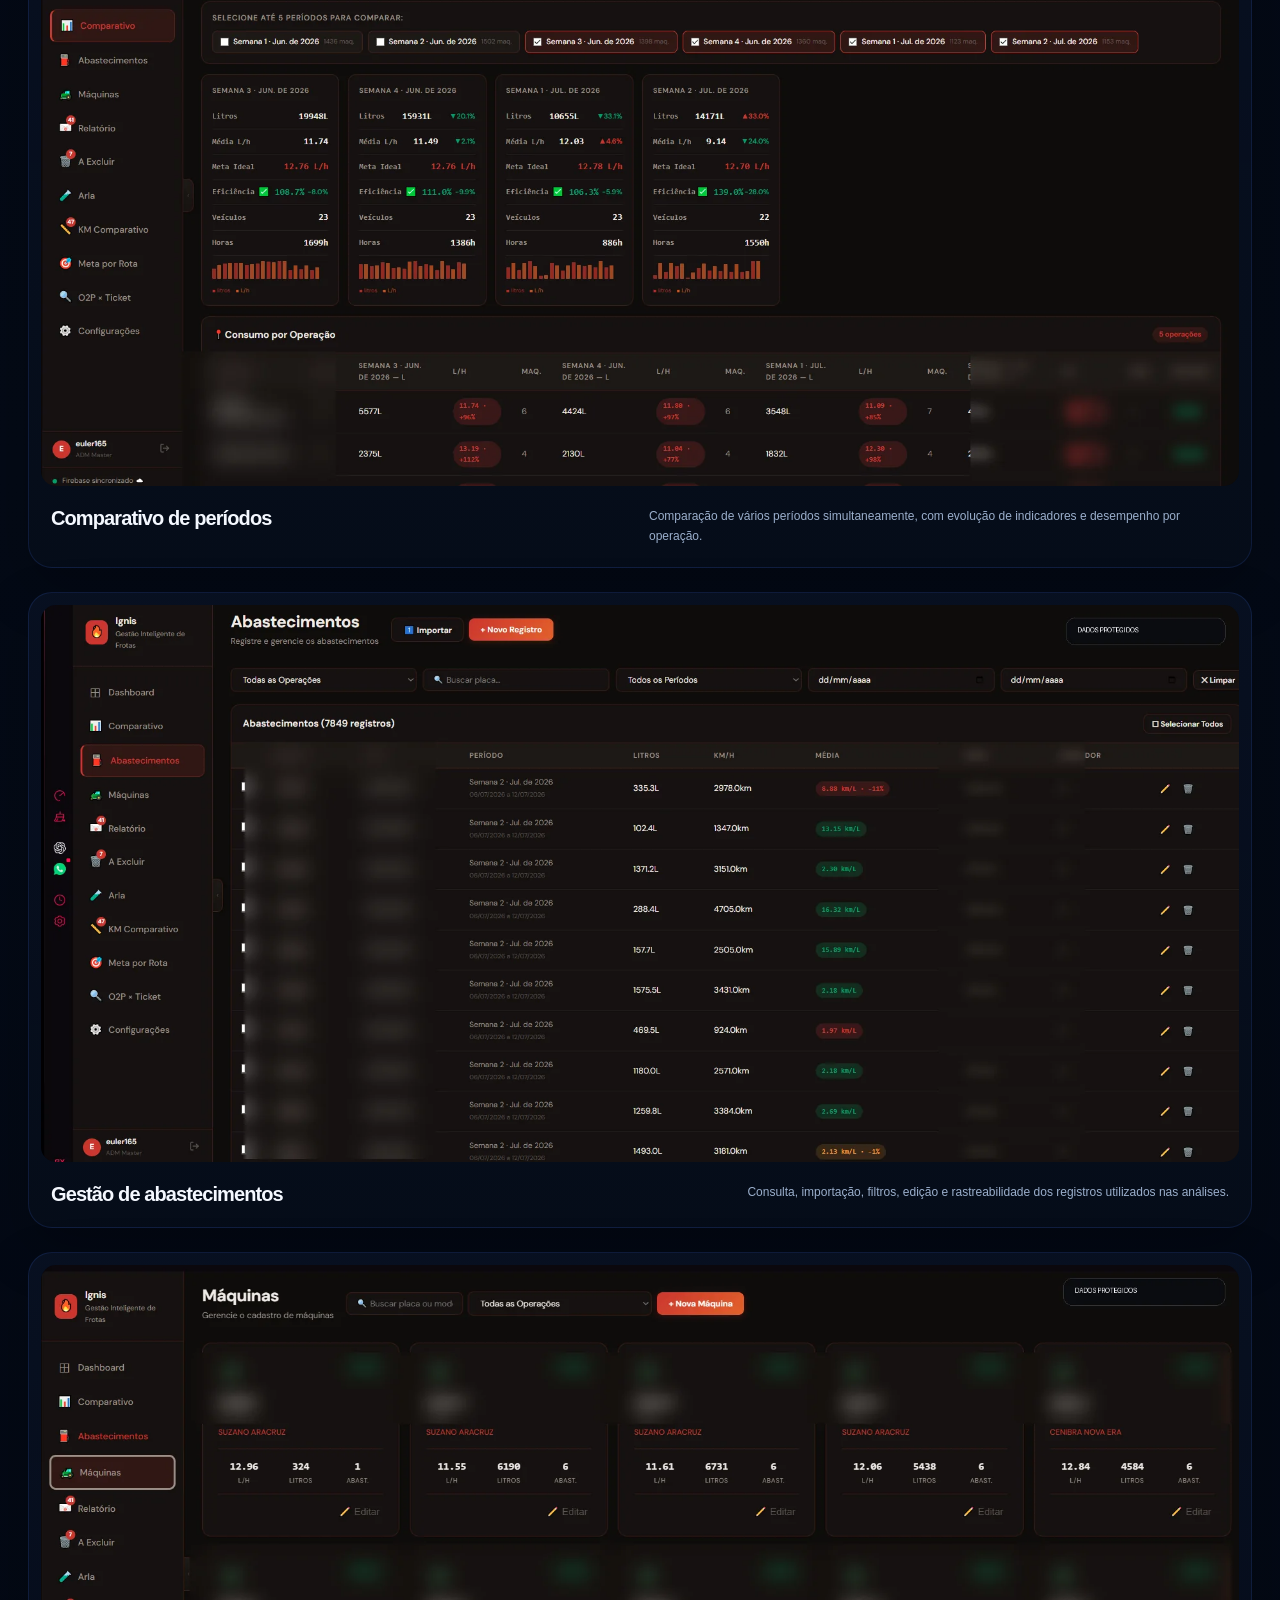
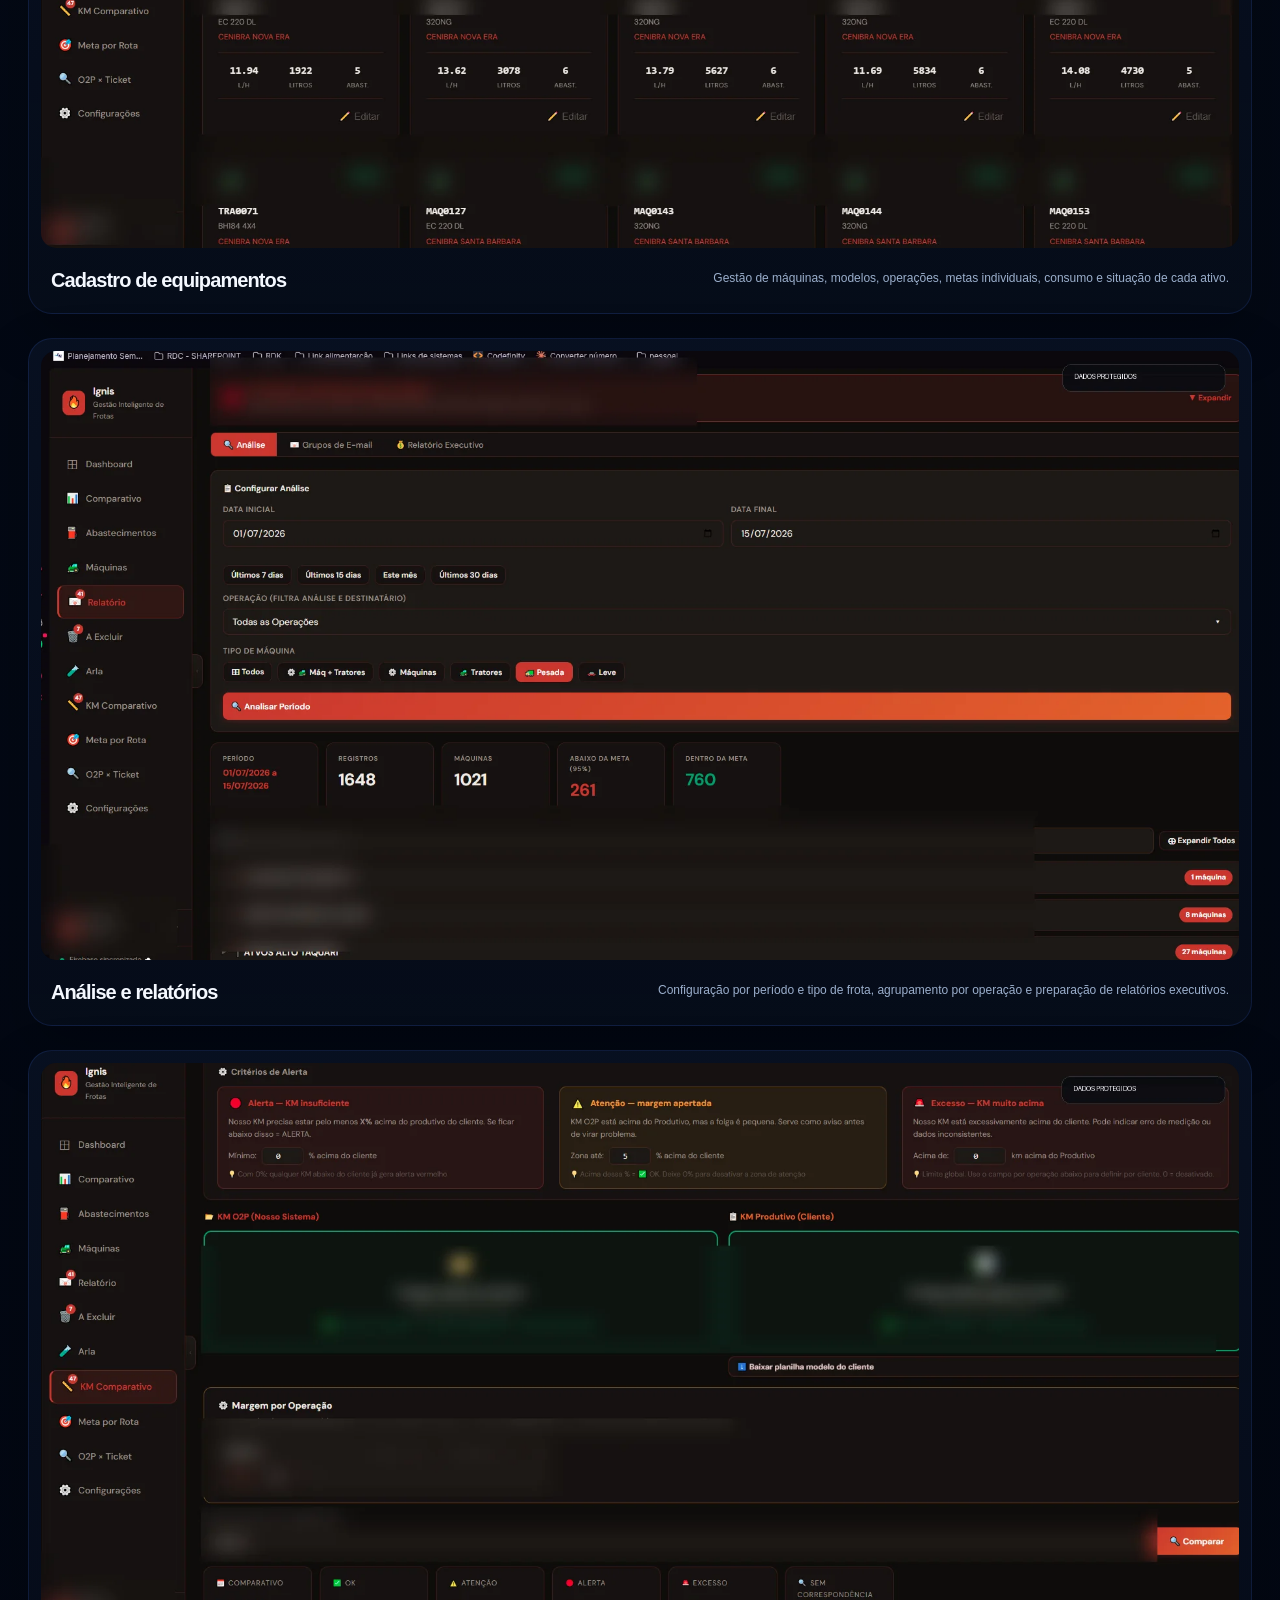
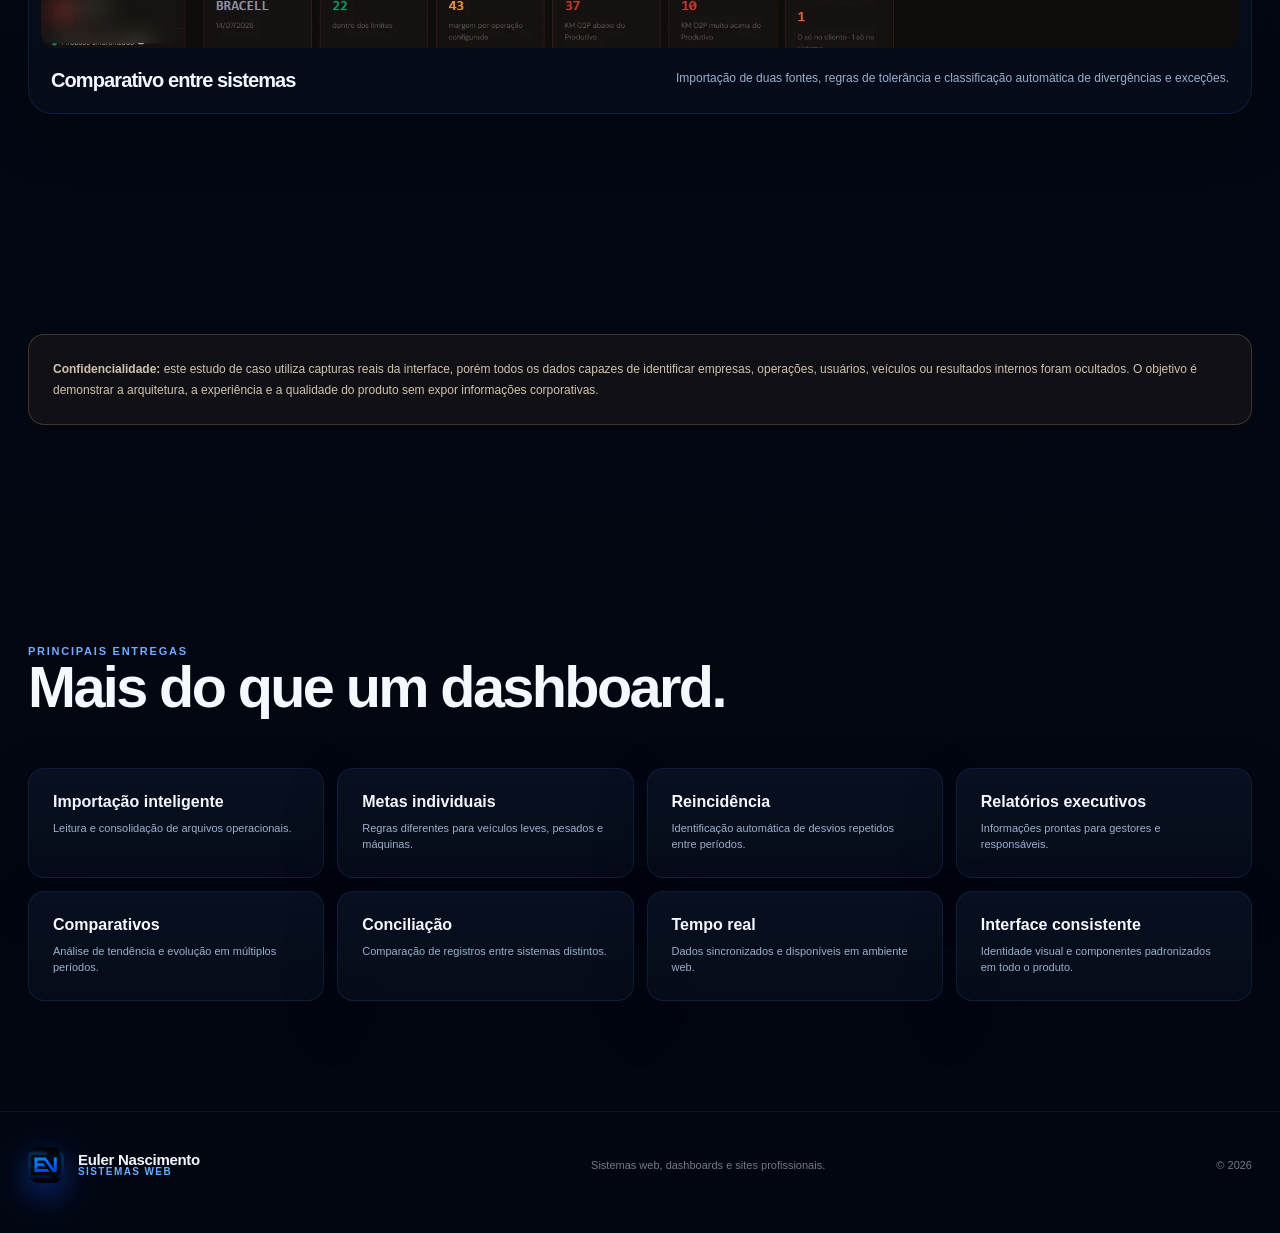
<file: projeto-ignis.html>
<!doctype html><html lang="pt-BR"><head>
<meta charset="utf-8"><meta name="viewport" content="width=device-width,initial-scale=1">
<title>Ignis | Projeto de Euler Nascimento</title><link rel="icon" type="image/png" href="assets/favicon-final.png">
<link rel="stylesheet" href="style.css"></head><body>


<header class="topbar">
  <a class="brand" href="index.html" aria-label="Voltar para o início">
    <img class="brand-mark-img" src="assets/logo-mark-final.png" alt="Logo Euler Nascimento">
    <span class="brand-text"><strong>Euler Nascimento</strong><small>Sistemas Web</small></span>
  </a>
  <button class="menu-toggle" type="button" aria-label="Abrir menu" aria-expanded="false">
    <span></span><span></span><span></span>
  </button>
  <nav>
    <a class="nav-back" href="index.html#projetos">← Voltar ao menu</a>
    <a href="index.html#projetos">Projetos</a>
    <a href="index.html#sobre">Sobre</a>
    <a class="nav-cta" href="index.html#contato">Fale comigo</a>
  </nav>
</header>


<main>
<section class="project-hero container reveal">
  <div class="project-title">
    <div class="kicker">Projeto destaque · Sistema web</div>
    <h1>Ignis — inteligência operacional transformada em produto digital.</h1>
    <p class="lead">Uma plataforma completa para importar, tratar e transformar dados de abastecimento e operação em indicadores, alertas, comparativos e relatórios prontos para tomada de decisão.</p>
    <div class="project-meta"><span>Dashboard</span><span>Firebase</span><span>Automação</span><span>Relatórios</span><span>Regras de negócio</span><span>Gestão de frota</span></div>
  </div>
</section>
<div class="cover reveal"><div class="cover-frame"><img src="assets/ignis-dashboard.webp" alt="Painel de consumo do Ignis com dados protegidos"></div></div>

<section class="section container">
  <div class="story-grid reveal">
    <div><div class="kicker">O desafio</div><h2>Dados existiam. O que faltava era inteligência.</h2></div>
    <div>
      <p>O projeto nasceu para reduzir análises manuais, consolidar informações espalhadas em planilhas e permitir que gestores identifiquem rapidamente equipamentos abaixo da meta, reincidências e diferenças entre fontes de dados.</p>
      <p>O resultado é um sistema que organiza o processo inteiro: importação, validação, análise, comparação, geração de alertas e comunicação dos resultados.</p>
    </div>
  </div>
  <div class="story-cards">
    <article class="reveal"><b>01</b><h3>Centralização</h3><p>Indicadores, cadastros, abastecimentos e análises em um único ambiente.</p></article>
    <article class="reveal"><b>02</b><h3>Automação</h3><p>Tratamento de arquivos, cálculos, alertas e relatórios sem trabalho repetitivo.</p></article>
    <article class="reveal"><b>03</b><h3>Decisão</h3><p>Informação visual e objetiva para agir antes que o desvio vire prejuízo.</p></article>
  </div>
</section>

<section class="section container">
  <div class="section-head reveal"><div><div class="kicker">Interface real</div><h2>Um sistema completo, apresentado com dados protegidos.</h2></div><p>As telas abaixo são do produto real. Nomes de empresas, operações, usuários, placas e informações sensíveis foram ocultados.</p></div>
  <div class="gallery">
    <article class="shot reveal"><img src="assets/ignis-dashboard.webp" alt=""><div class="shot-caption"><h3>Painel de consumo</h3><p>Visão geral de eficiência, consumo, metas, reincidências e desempenho por operação e equipamento.</p></div></article>
    <article class="shot reveal"><img src="assets/ignis-comparativo.webp" alt=""><div class="shot-caption"><h3>Comparativo de períodos</h3><p>Comparação de vários períodos simultaneamente, com evolução de indicadores e desempenho por operação.</p></div></article>
    <article class="shot reveal"><img src="assets/ignis-abastecimentos.webp" alt=""><div class="shot-caption"><h3>Gestão de abastecimentos</h3><p>Consulta, importação, filtros, edição e rastreabilidade dos registros utilizados nas análises.</p></div></article>
    <article class="shot reveal"><img src="assets/ignis-maquinas.webp" alt=""><div class="shot-caption"><h3>Cadastro de equipamentos</h3><p>Gestão de máquinas, modelos, operações, metas individuais, consumo e situação de cada ativo.</p></div></article>
    <article class="shot reveal"><img src="assets/ignis-relatorios.webp" alt=""><div class="shot-caption"><h3>Análise e relatórios</h3><p>Configuração por período e tipo de frota, agrupamento por operação e preparação de relatórios executivos.</p></div></article>
    <article class="shot reveal"><img src="assets/ignis-km.webp" alt=""><div class="shot-caption"><h3>Comparativo entre sistemas</h3><p>Importação de duas fontes, regras de tolerância e classificação automática de divergências e exceções.</p></div></article>
  </div>
</section>

<section class="section container">
  <div class="privacy reveal"><strong>Confidencialidade:</strong> este estudo de caso utiliza capturas reais da interface, porém todos os dados capazes de identificar empresas, operações, usuários, veículos ou resultados internos foram ocultados. O objetivo é demonstrar a arquitetura, a experiência e a qualidade do produto sem expor informações corporativas.</div>
</section>

<section class="section container">
  <div class="section-head reveal"><div><div class="kicker">Principais entregas</div><h2>Mais do que um dashboard.</h2></div></div>
  <div class="tech-grid">
    <article class="reveal"><strong>Importação inteligente</strong><span>Leitura e consolidação de arquivos operacionais.</span></article>
    <article class="reveal"><strong>Metas individuais</strong><span>Regras diferentes para veículos leves, pesados e máquinas.</span></article>
    <article class="reveal"><strong>Reincidência</strong><span>Identificação automática de desvios repetidos entre períodos.</span></article>
    <article class="reveal"><strong>Relatórios executivos</strong><span>Informações prontas para gestores e responsáveis.</span></article>
    <article class="reveal"><strong>Comparativos</strong><span>Análise de tendência e evolução em múltiplos períodos.</span></article>
    <article class="reveal"><strong>Conciliação</strong><span>Comparação de registros entre sistemas distintos.</span></article>
    <article class="reveal"><strong>Tempo real</strong><span>Dados sincronizados e disponíveis em ambiente web.</span></article>
    <article class="reveal"><strong>Interface consistente</strong><span>Identidade visual e componentes padronizados em todo o produto.</span></article>
  </div>
</section>
</main>

<footer>
  <a class="brand" href="index.html" aria-label="Voltar para o início">
    <img class="brand-mark-img" src="assets/logo-mark-final.png" alt="Logo Euler Nascimento">
    <span class="brand-text"><strong>Euler Nascimento</strong><small>Sistemas Web</small></span>
  </a>
  <span>Sistemas web, dashboards e sites profissionais.</span>
  <span>© <span id="year"></span></span>
</footer>
<script src="script.js"></script>

</body></html>
</file>
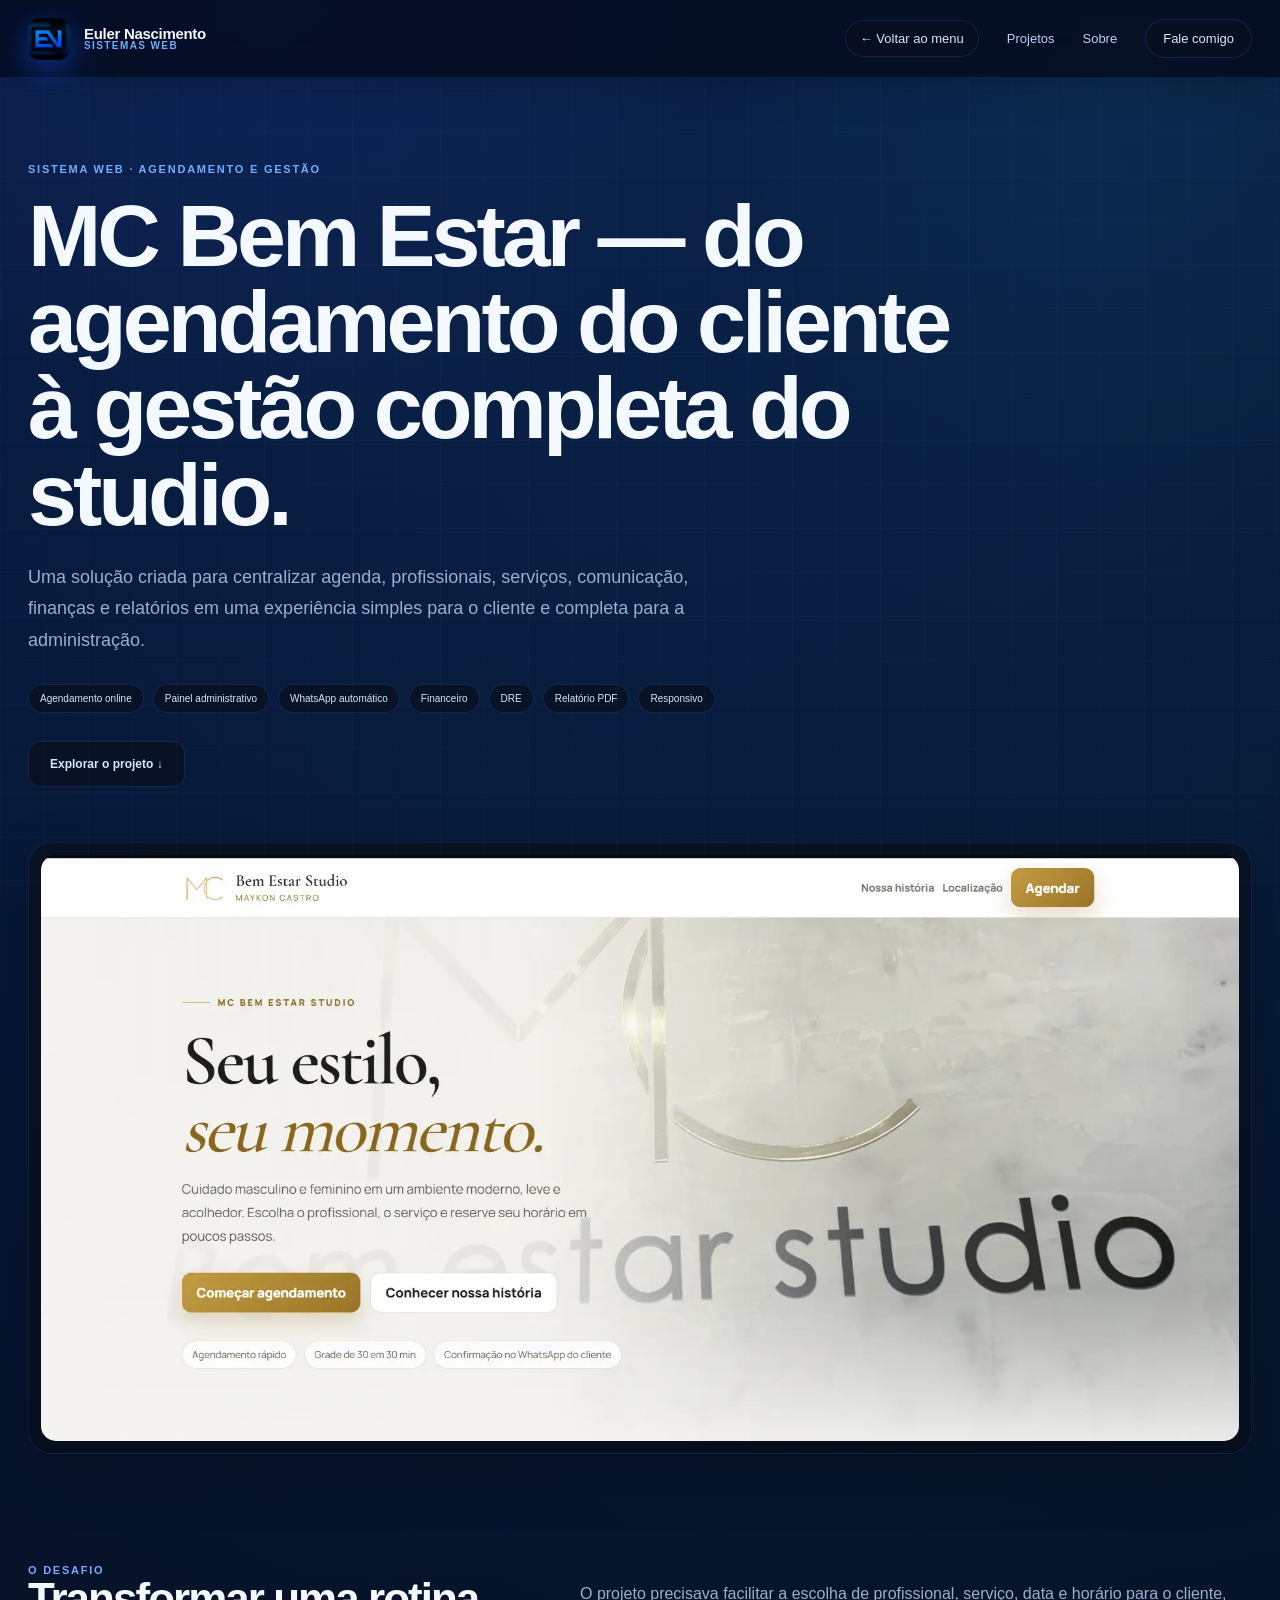
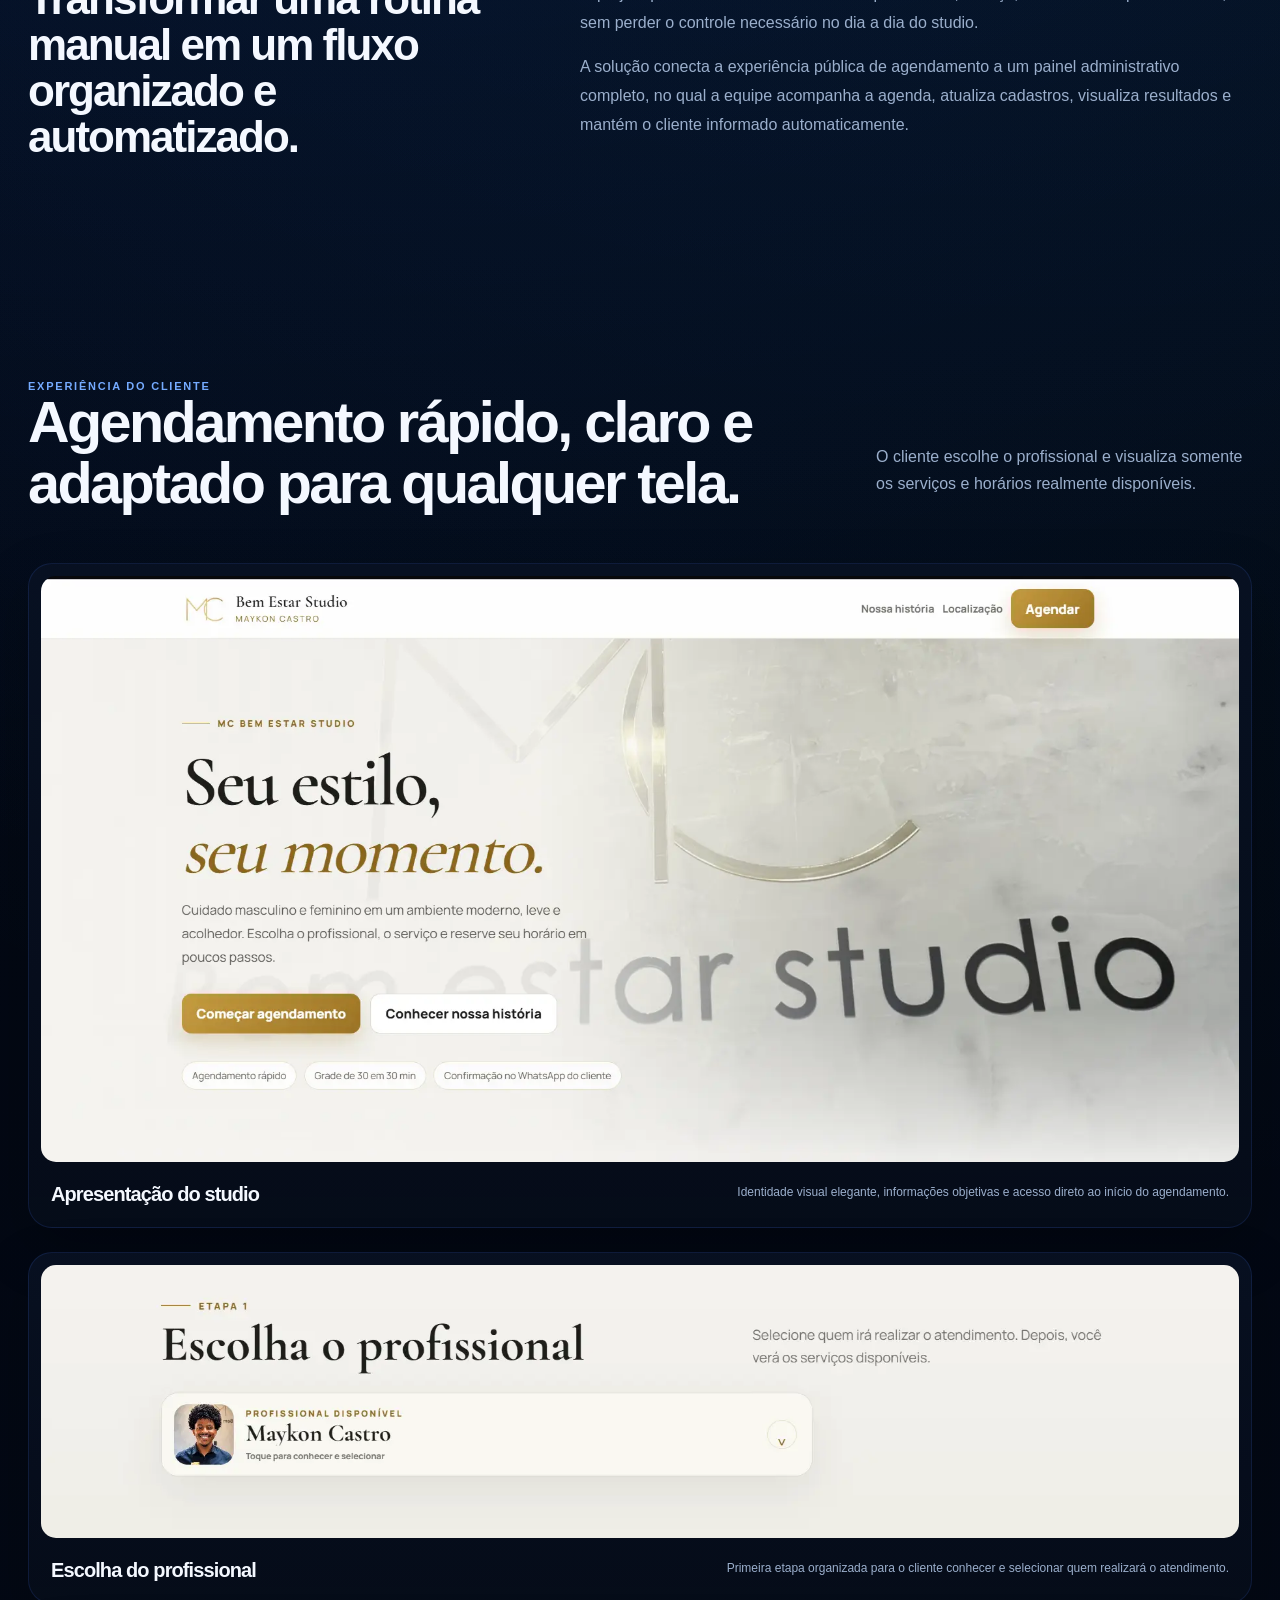
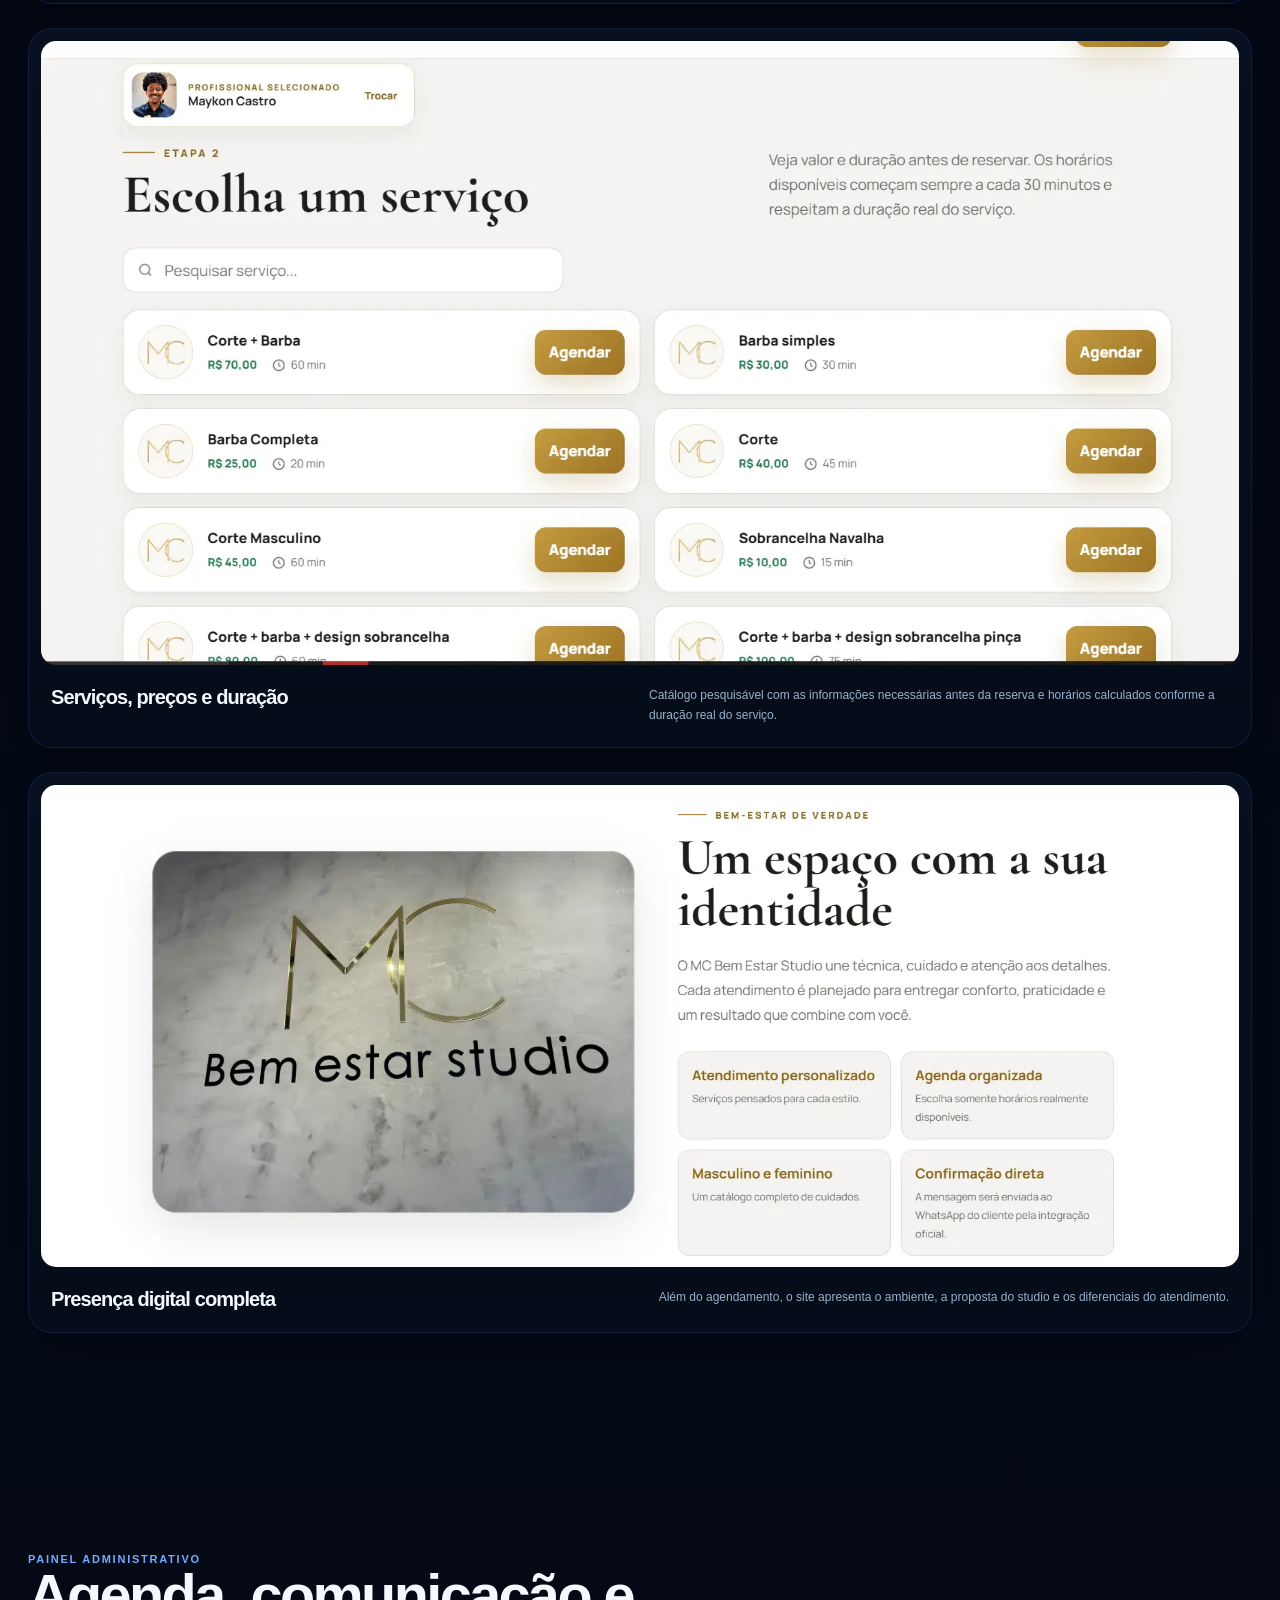
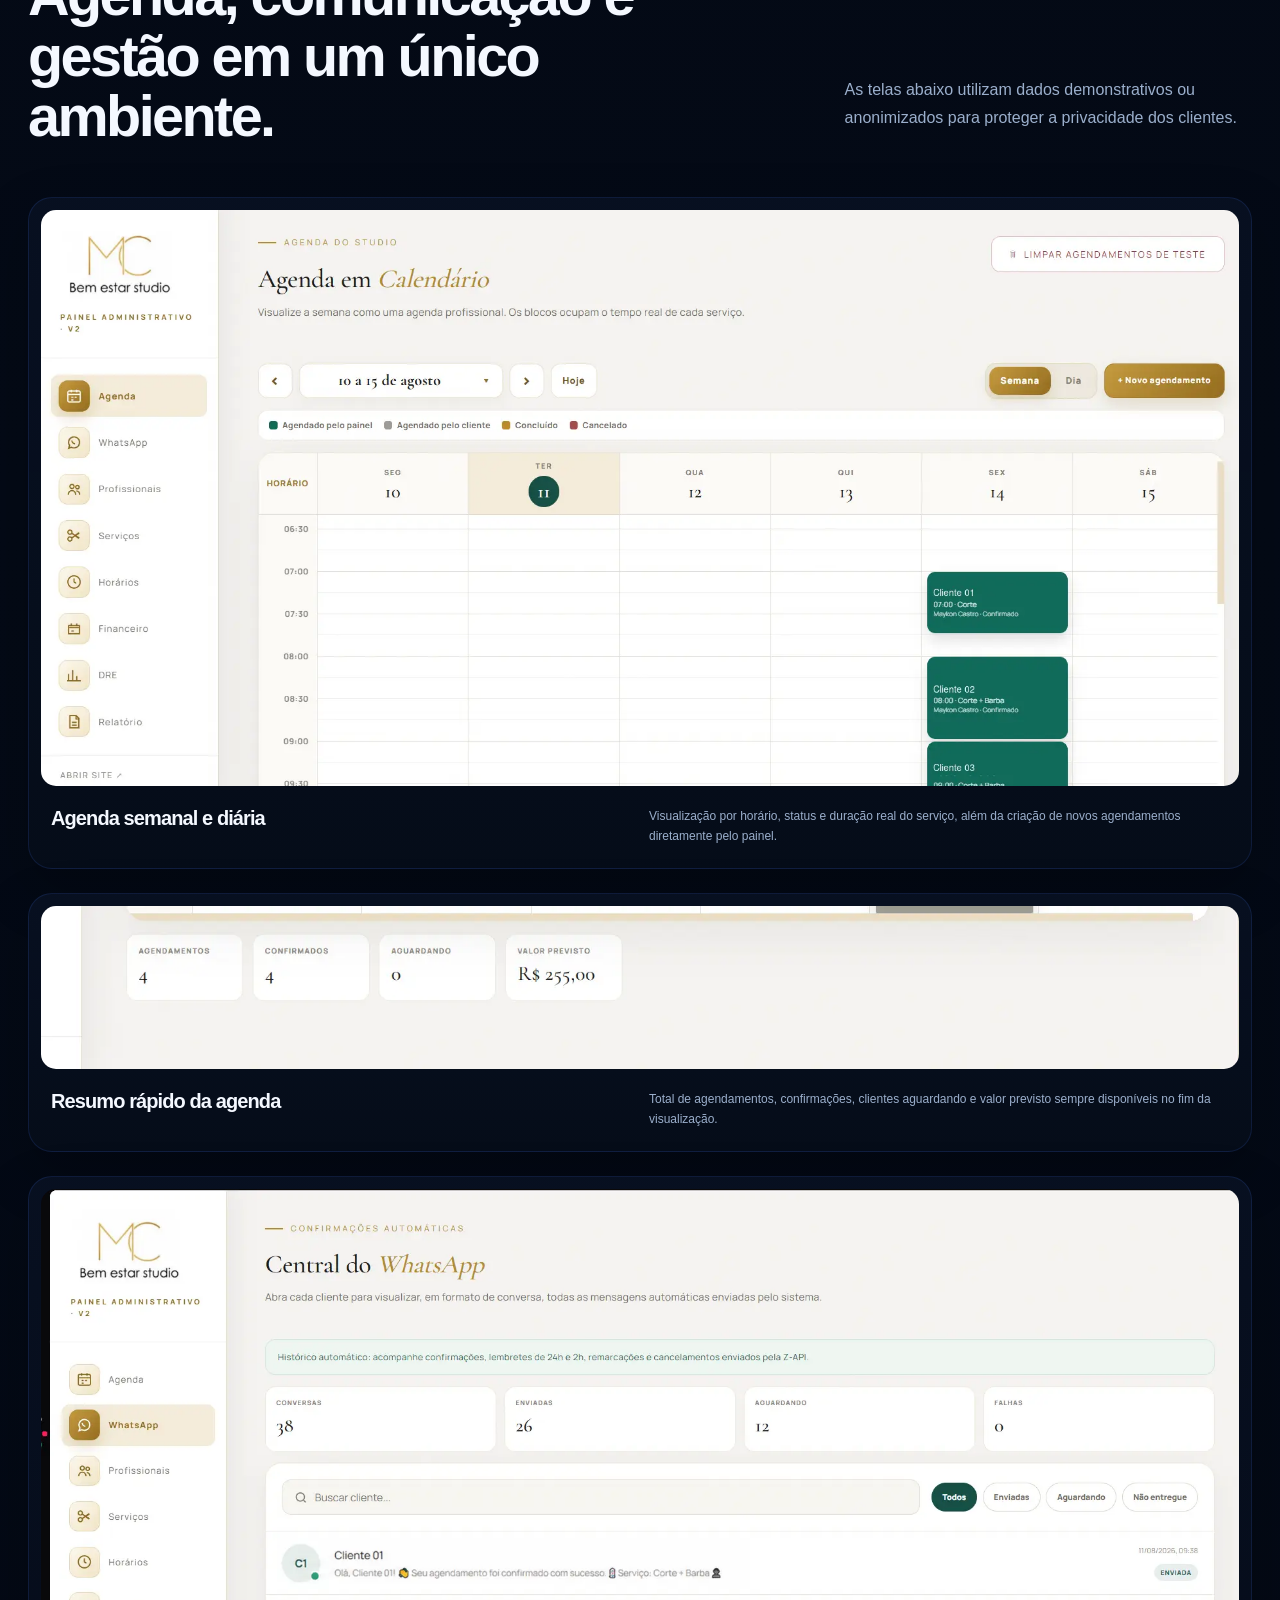
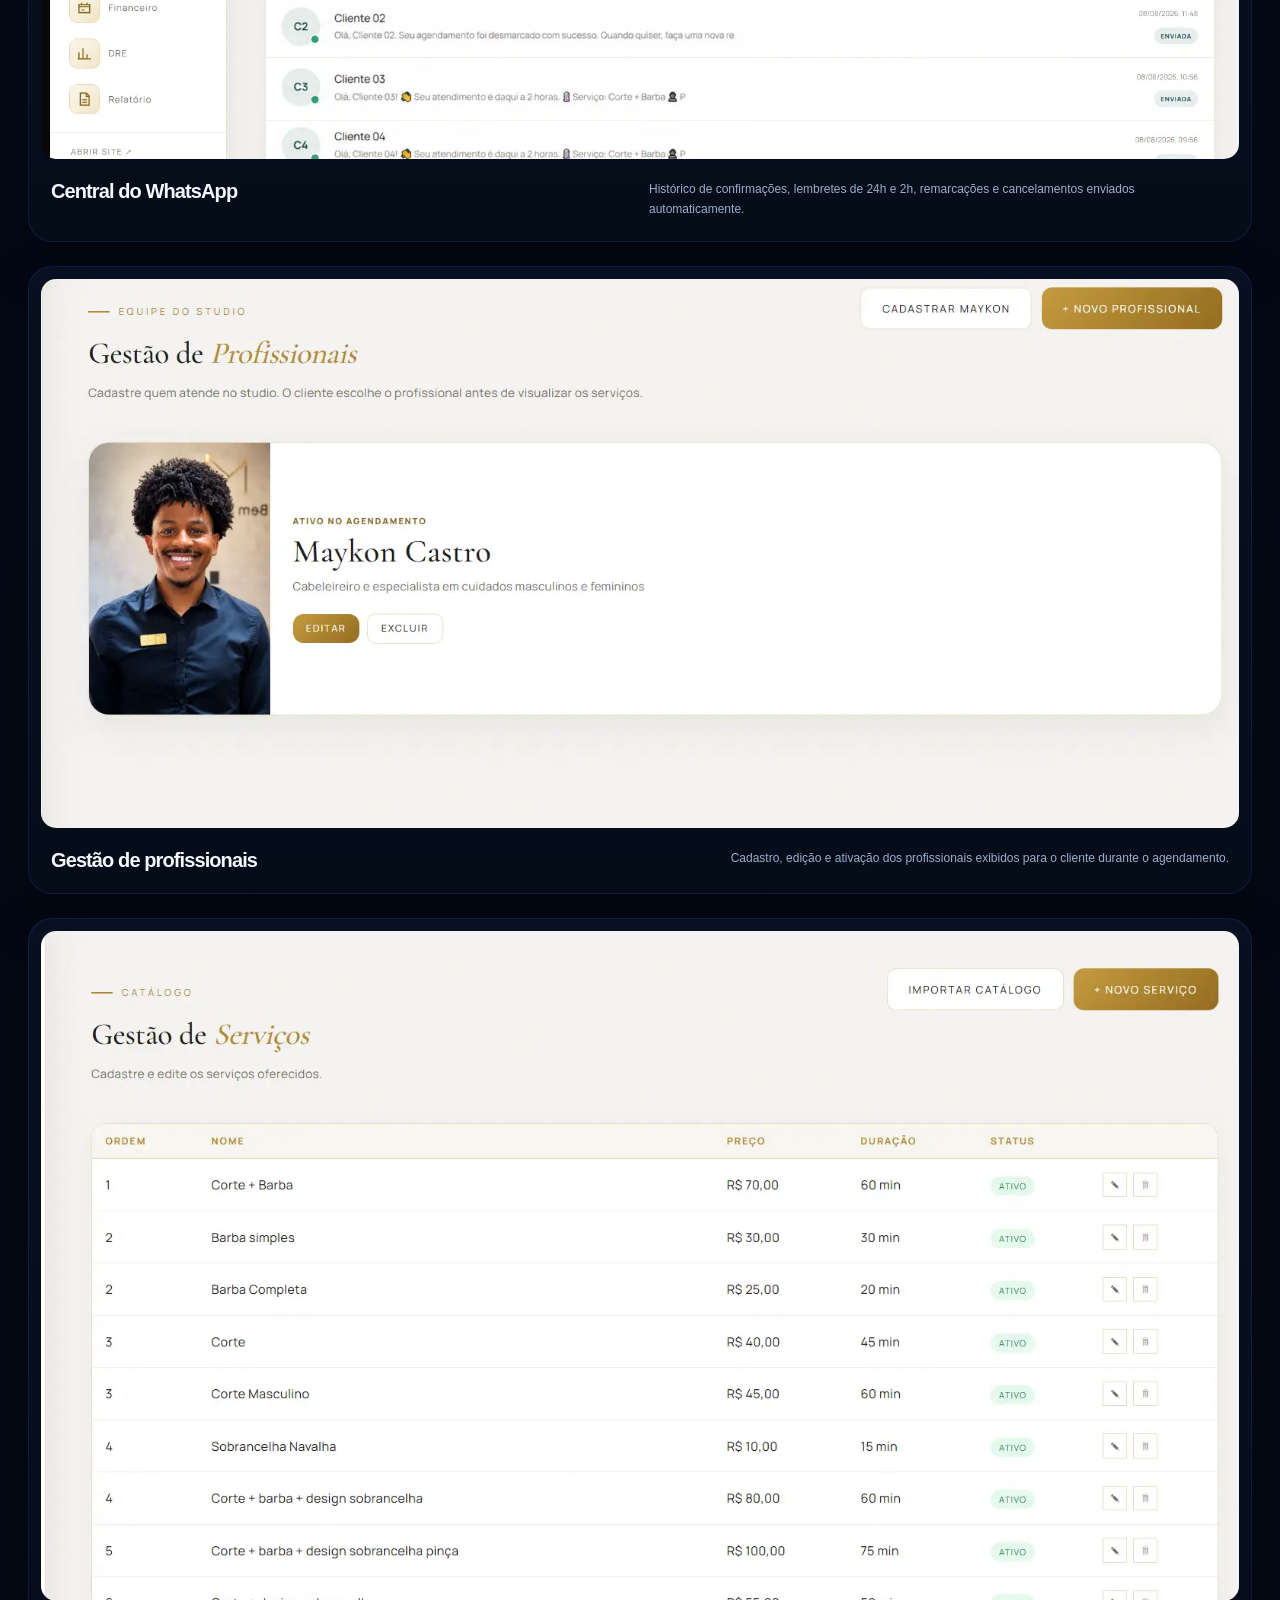
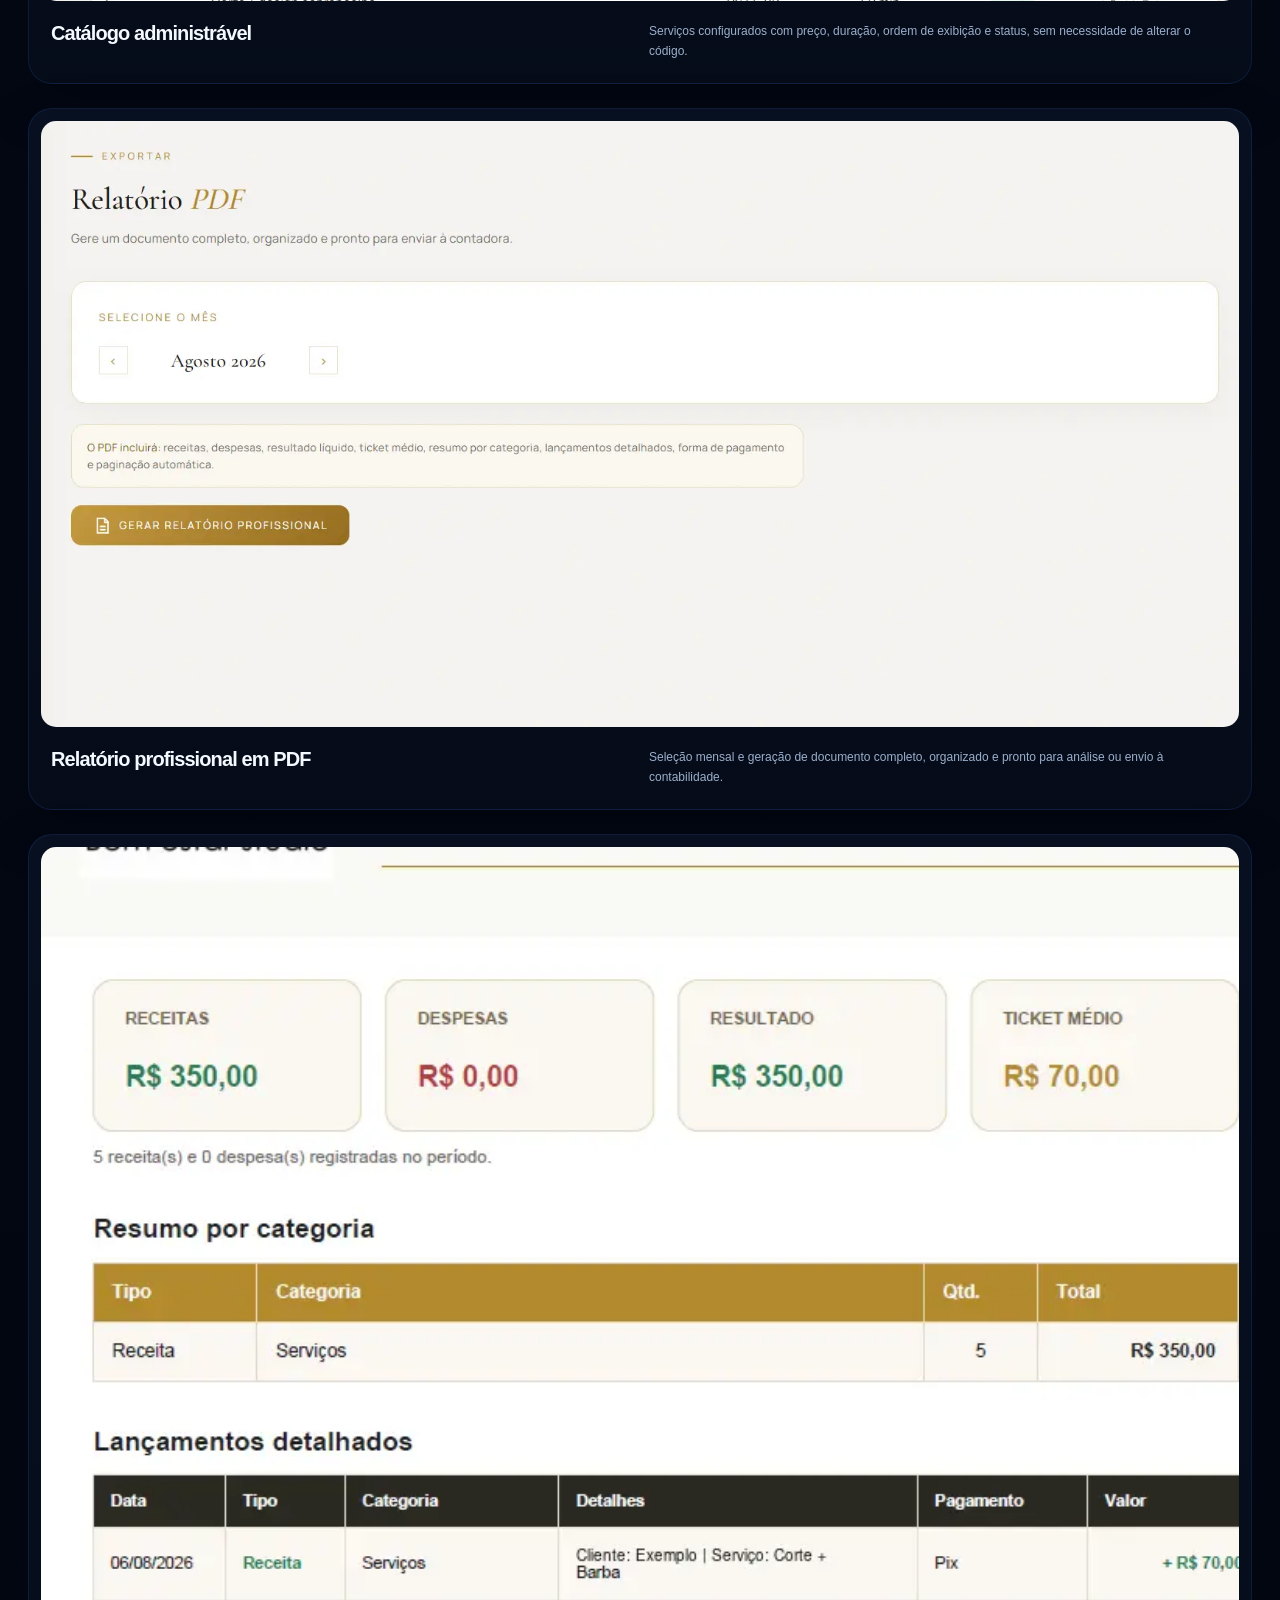
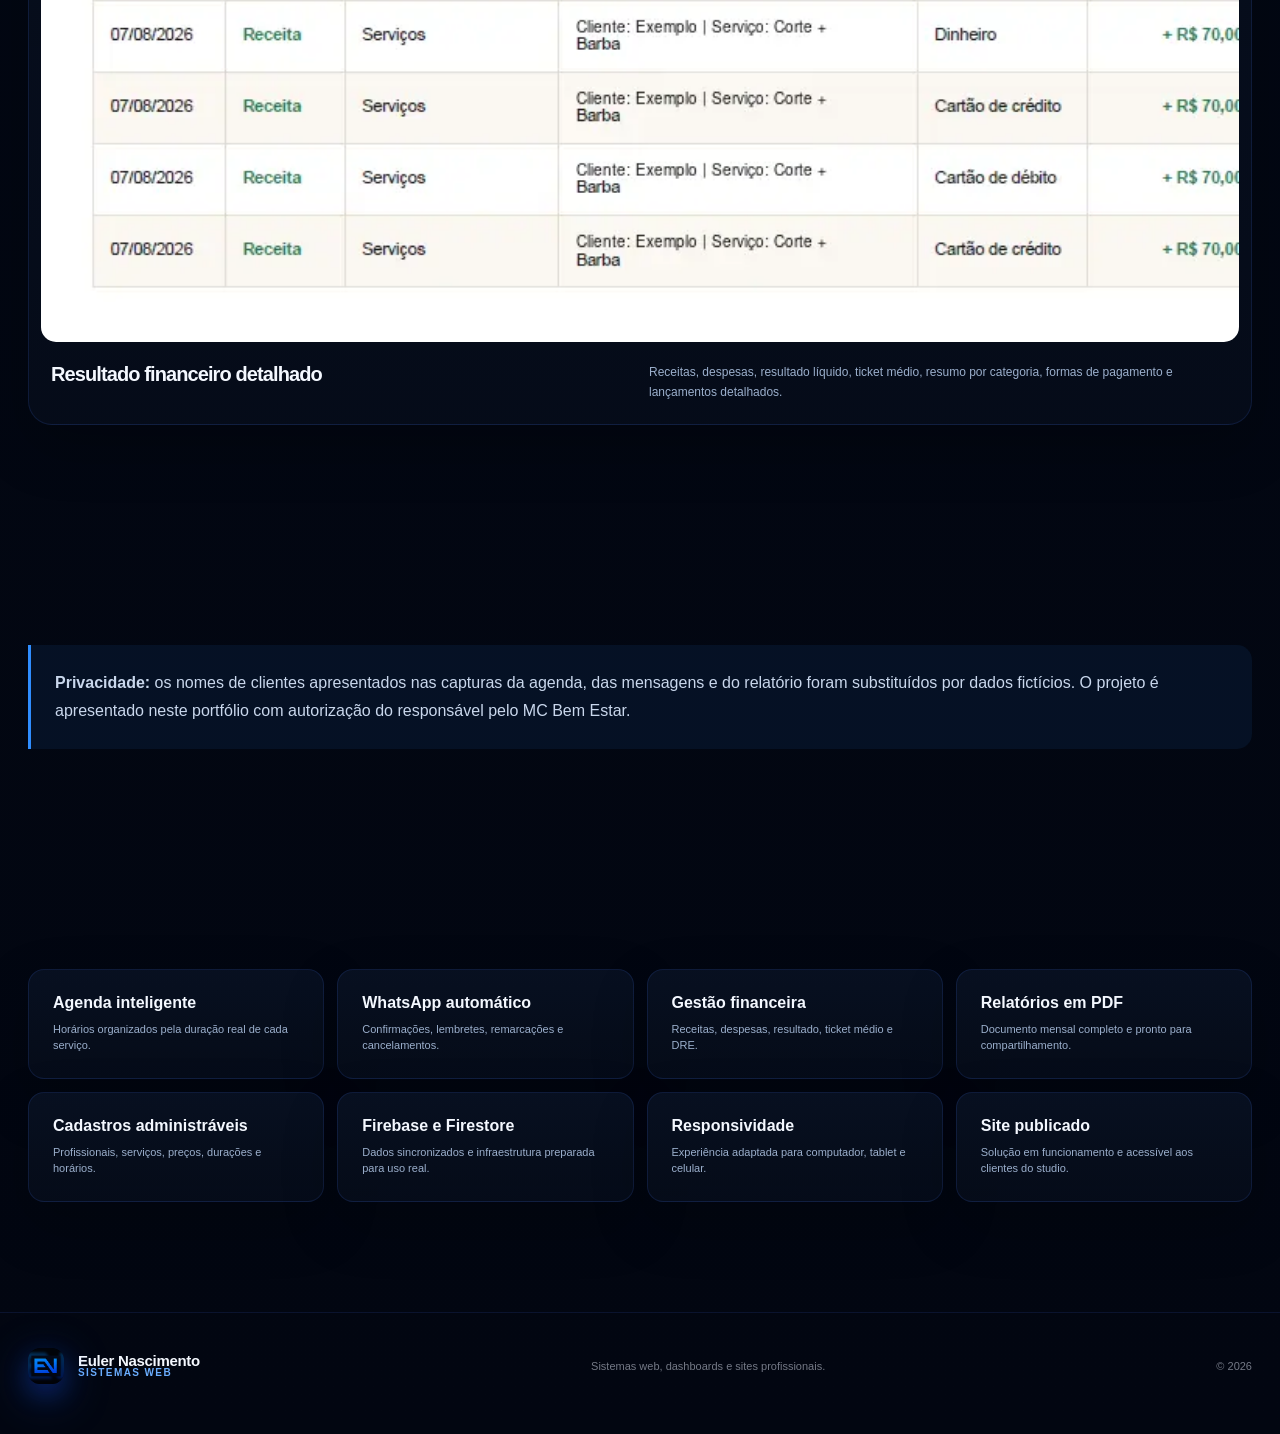
<file: projeto-mc-bem-estar.html>
<!doctype html>
<html lang="pt-BR">
<head>
<meta charset="utf-8">
<meta name="viewport" content="width=device-width,initial-scale=1">
<meta name="description" content="Estudo de caso do MC Bem Estar, sistema de agendamento, gestão e automação desenvolvido por Euler Nascimento.">
<meta name="robots" content="index, follow, max-image-preview:large">
<link rel="canonical" href="https://eulernascimento.com.br/projeto-mc-bem-estar.html">
<meta property="og:locale" content="pt_BR">
<meta property="og:type" content="article">
<meta property="og:title" content="MC Bem Estar | Projeto de Euler Nascimento">
<meta property="og:description" content="Site de agendamento, painel administrativo, WhatsApp automático, financeiro, DRE e relatórios em PDF.">
<meta property="og:url" content="https://eulernascimento.com.br/projeto-mc-bem-estar.html">
<meta property="og:image" content="https://eulernascimento.com.br/assets/mc-home.webp">
<title>MC Bem Estar | Projeto de Euler Nascimento</title>
<link rel="icon" type="image/png" href="assets/favicon-final.png">
<link rel="stylesheet" href="style.css">
</head>
<body>

<header class="topbar">
  <a class="brand" href="index.html" aria-label="Voltar para o início">
    <img class="brand-mark-img" src="assets/logo-mark-final.png" alt="Logo Euler Nascimento">
    <span class="brand-text"><strong>Euler Nascimento</strong><small>Sistemas Web</small></span>
  </a>
  <button class="menu-toggle" type="button" aria-label="Abrir menu" aria-expanded="false">
    <span></span><span></span><span></span>
  </button>
  <nav>
    <a class="nav-back" href="index.html#projetos">← Voltar ao menu</a>
    <a href="index.html#projetos">Projetos</a>
    <a href="index.html#sobre">Sobre</a>
    <a class="nav-cta" href="index.html#contato">Fale comigo</a>
  </nav>
</header>

<main>
<section class="project-hero container reveal">
  <div class="project-title">
    <div class="kicker">Sistema web · Agendamento e gestão</div>
    <h1>MC Bem Estar — do agendamento do cliente à gestão completa do studio.</h1>
    <p class="lead">Uma solução criada para centralizar agenda, profissionais, serviços, comunicação, finanças e relatórios em uma experiência simples para o cliente e completa para a administração.</p>
    <div class="project-meta"><span>Agendamento online</span><span>Painel administrativo</span><span>WhatsApp automático</span><span>Financeiro</span><span>DRE</span><span>Relatório PDF</span><span>Responsivo</span></div>
    <div class="project-links">
      <a class="button button-dark" href="#experiencia">Explorar o projeto ↓</a>
    </div>
  </div>
</section>

<div class="cover reveal">
  <div class="cover-frame"><img src="assets/mc-home.webp" alt="Página inicial do MC Bem Estar Studio"></div>
</div>

<section class="section container">
  <div class="story-grid reveal">
    <div><div class="kicker">O desafio</div><h2>Transformar uma rotina manual em um fluxo organizado e automatizado.</h2></div>
    <div>
      <p>O projeto precisava facilitar a escolha de profissional, serviço, data e horário para o cliente, sem perder o controle necessário no dia a dia do studio.</p>
      <p>A solução conecta a experiência pública de agendamento a um painel administrativo completo, no qual a equipe acompanha a agenda, atualiza cadastros, visualiza resultados e mantém o cliente informado automaticamente.</p>
    </div>
  </div>
</section>

<section class="section container" id="experiencia">
  <div class="section-head reveal">
    <div><div class="kicker">Experiência do cliente</div><h2>Agendamento rápido, claro e adaptado para qualquer tela.</h2></div>
    <p>O cliente escolhe o profissional e visualiza somente os serviços e horários realmente disponíveis.</p>
  </div>
  <div class="gallery">
    <article class="shot reveal">
      <img src="assets/mc-home.webp" alt="Página inicial do MC Bem Estar">
      <div class="shot-caption"><h3>Apresentação do studio</h3><p>Identidade visual elegante, informações objetivas e acesso direto ao início do agendamento.</p></div>
    </article>
    <article class="shot reveal">
      <img src="assets/mc-escolha-profissional.webp" alt="Escolha de profissional no agendamento">
      <div class="shot-caption"><h3>Escolha do profissional</h3><p>Primeira etapa organizada para o cliente conhecer e selecionar quem realizará o atendimento.</p></div>
    </article>
    <article class="shot reveal">
      <img src="assets/mc-escolha-servico.webp" alt="Catálogo de serviços com preços e duração">
      <div class="shot-caption"><h3>Serviços, preços e duração</h3><p>Catálogo pesquisável com as informações necessárias antes da reserva e horários calculados conforme a duração real do serviço.</p></div>
    </article>
    <article class="shot reveal">
      <img src="assets/mc-apresentacao.webp" alt="Seção institucional do MC Bem Estar">
      <div class="shot-caption"><h3>Presença digital completa</h3><p>Além do agendamento, o site apresenta o ambiente, a proposta do studio e os diferenciais do atendimento.</p></div>
    </article>
  </div>
</section>

<section class="section container" id="painel">
  <div class="section-head reveal">
    <div><div class="kicker">Painel administrativo</div><h2>Agenda, comunicação e gestão em um único ambiente.</h2></div>
    <p>As telas abaixo utilizam dados demonstrativos ou anonimizados para proteger a privacidade dos clientes.</p>
  </div>
  <div class="gallery">
    <article class="shot reveal">
      <img src="assets/mc-agenda.webp" alt="Agenda semanal com nomes de clientes anonimizados">
      <div class="shot-caption"><h3>Agenda semanal e diária</h3><p>Visualização por horário, status e duração real do serviço, além da criação de novos agendamentos diretamente pelo painel.</p></div>
    </article>
    <article class="shot reveal">
      <img src="assets/mc-resumo-agenda.webp" alt="Resumo de agendamentos e valor previsto no painel">
      <div class="shot-caption"><h3>Resumo rápido da agenda</h3><p>Total de agendamentos, confirmações, clientes aguardando e valor previsto sempre disponíveis no fim da visualização.</p></div>
    </article>
    <article class="shot reveal">
      <img src="assets/mc-whatsapp.webp" alt="Central de mensagens com nomes de clientes anonimizados">
      <div class="shot-caption"><h3>Central do WhatsApp</h3><p>Histórico de confirmações, lembretes de 24h e 2h, remarcações e cancelamentos enviados automaticamente.</p></div>
    </article>
    <article class="shot reveal">
      <img src="assets/mc-profissionais.webp" alt="Gestão de profissionais do MC Bem Estar">
      <div class="shot-caption"><h3>Gestão de profissionais</h3><p>Cadastro, edição e ativação dos profissionais exibidos para o cliente durante o agendamento.</p></div>
    </article>
    <article class="shot reveal">
      <img src="assets/mc-servicos.webp" alt="Gestão de serviços do MC Bem Estar">
      <div class="shot-caption"><h3>Catálogo administrável</h3><p>Serviços configurados com preço, duração, ordem de exibição e status, sem necessidade de alterar o código.</p></div>
    </article>
    <article class="shot reveal">
      <img src="assets/mc-relatorio.webp" alt="Tela para geração de relatório PDF">
      <div class="shot-caption"><h3>Relatório profissional em PDF</h3><p>Seleção mensal e geração de documento completo, organizado e pronto para análise ou envio à contabilidade.</p></div>
    </article>
    <article class="shot reveal">
      <img src="assets/mc-relatorio-pdf.webp" alt="Exemplo de relatório PDF com nome de cliente anonimizado">
      <div class="shot-caption"><h3>Resultado financeiro detalhado</h3><p>Receitas, despesas, resultado líquido, ticket médio, resumo por categoria, formas de pagamento e lançamentos detalhados.</p></div>
    </article>
  </div>
</section>

<section class="section container">
  <div class="privacy-note reveal"><strong>Privacidade:</strong> os nomes de clientes apresentados nas capturas da agenda, das mensagens e do relatório foram substituídos por dados fictícios. O projeto é apresentado neste portfólio com autorização do responsável pelo MC Bem Estar.</div>
</section>

<section class="section container">
  <div class="tech-grid">
    <article class="reveal"><strong>Agenda inteligente</strong><span>Horários organizados pela duração real de cada serviço.</span></article>
    <article class="reveal"><strong>WhatsApp automático</strong><span>Confirmações, lembretes, remarcações e cancelamentos.</span></article>
    <article class="reveal"><strong>Gestão financeira</strong><span>Receitas, despesas, resultado, ticket médio e DRE.</span></article>
    <article class="reveal"><strong>Relatórios em PDF</strong><span>Documento mensal completo e pronto para compartilhamento.</span></article>
    <article class="reveal"><strong>Cadastros administráveis</strong><span>Profissionais, serviços, preços, durações e horários.</span></article>
    <article class="reveal"><strong>Firebase e Firestore</strong><span>Dados sincronizados e infraestrutura preparada para uso real.</span></article>
    <article class="reveal"><strong>Responsividade</strong><span>Experiência adaptada para computador, tablet e celular.</span></article>
    <article class="reveal"><strong>Site publicado</strong><span>Solução em funcionamento e acessível aos clientes do studio.</span></article>
  </div>
</section>
</main>

<footer>
  <a class="brand" href="index.html" aria-label="Voltar para o início">
    <img class="brand-mark-img" src="assets/logo-mark-final.png" alt="Logo Euler Nascimento">
    <span class="brand-text"><strong>Euler Nascimento</strong><small>Sistemas Web</small></span>
  </a>
  <span>Sistemas web, dashboards e sites profissionais.</span>
  <span>© <span id="year"></span></span>
</footer>
<script src="script.js"></script>
</body>
</html>
</file>
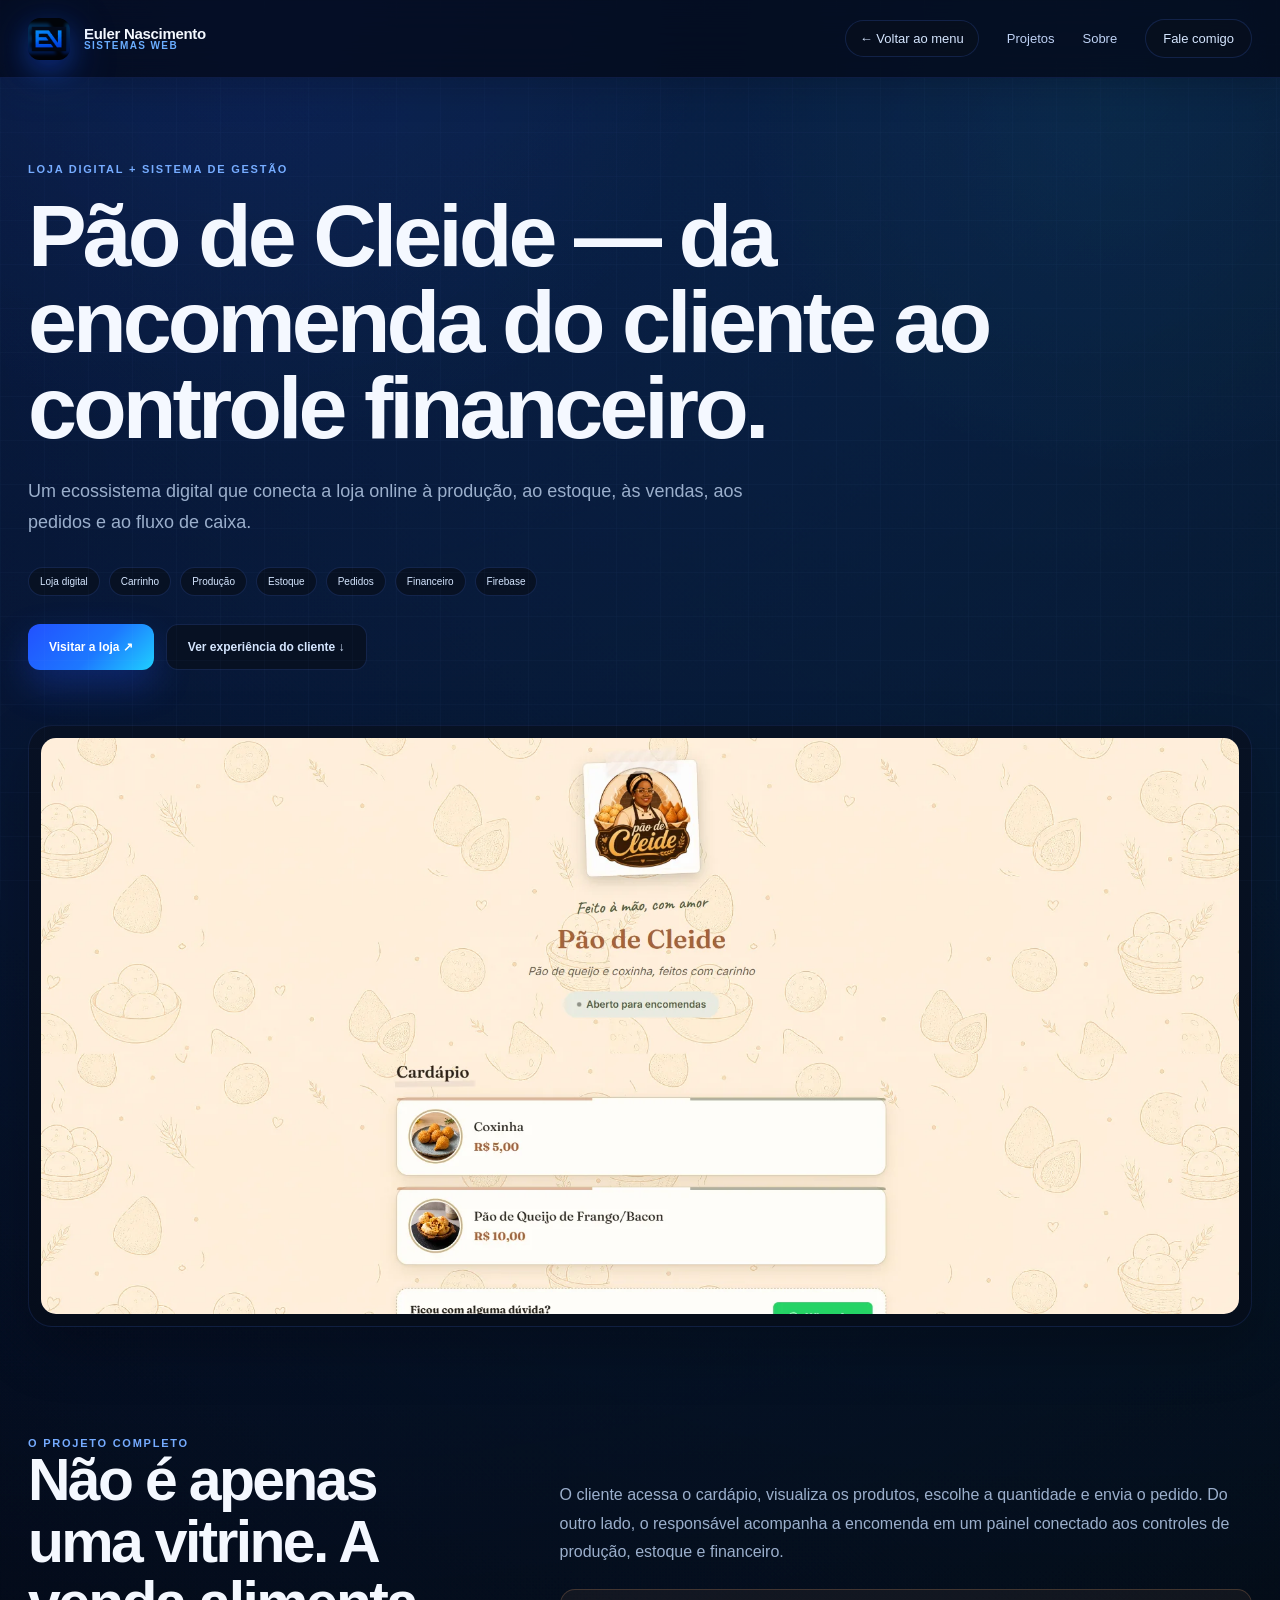
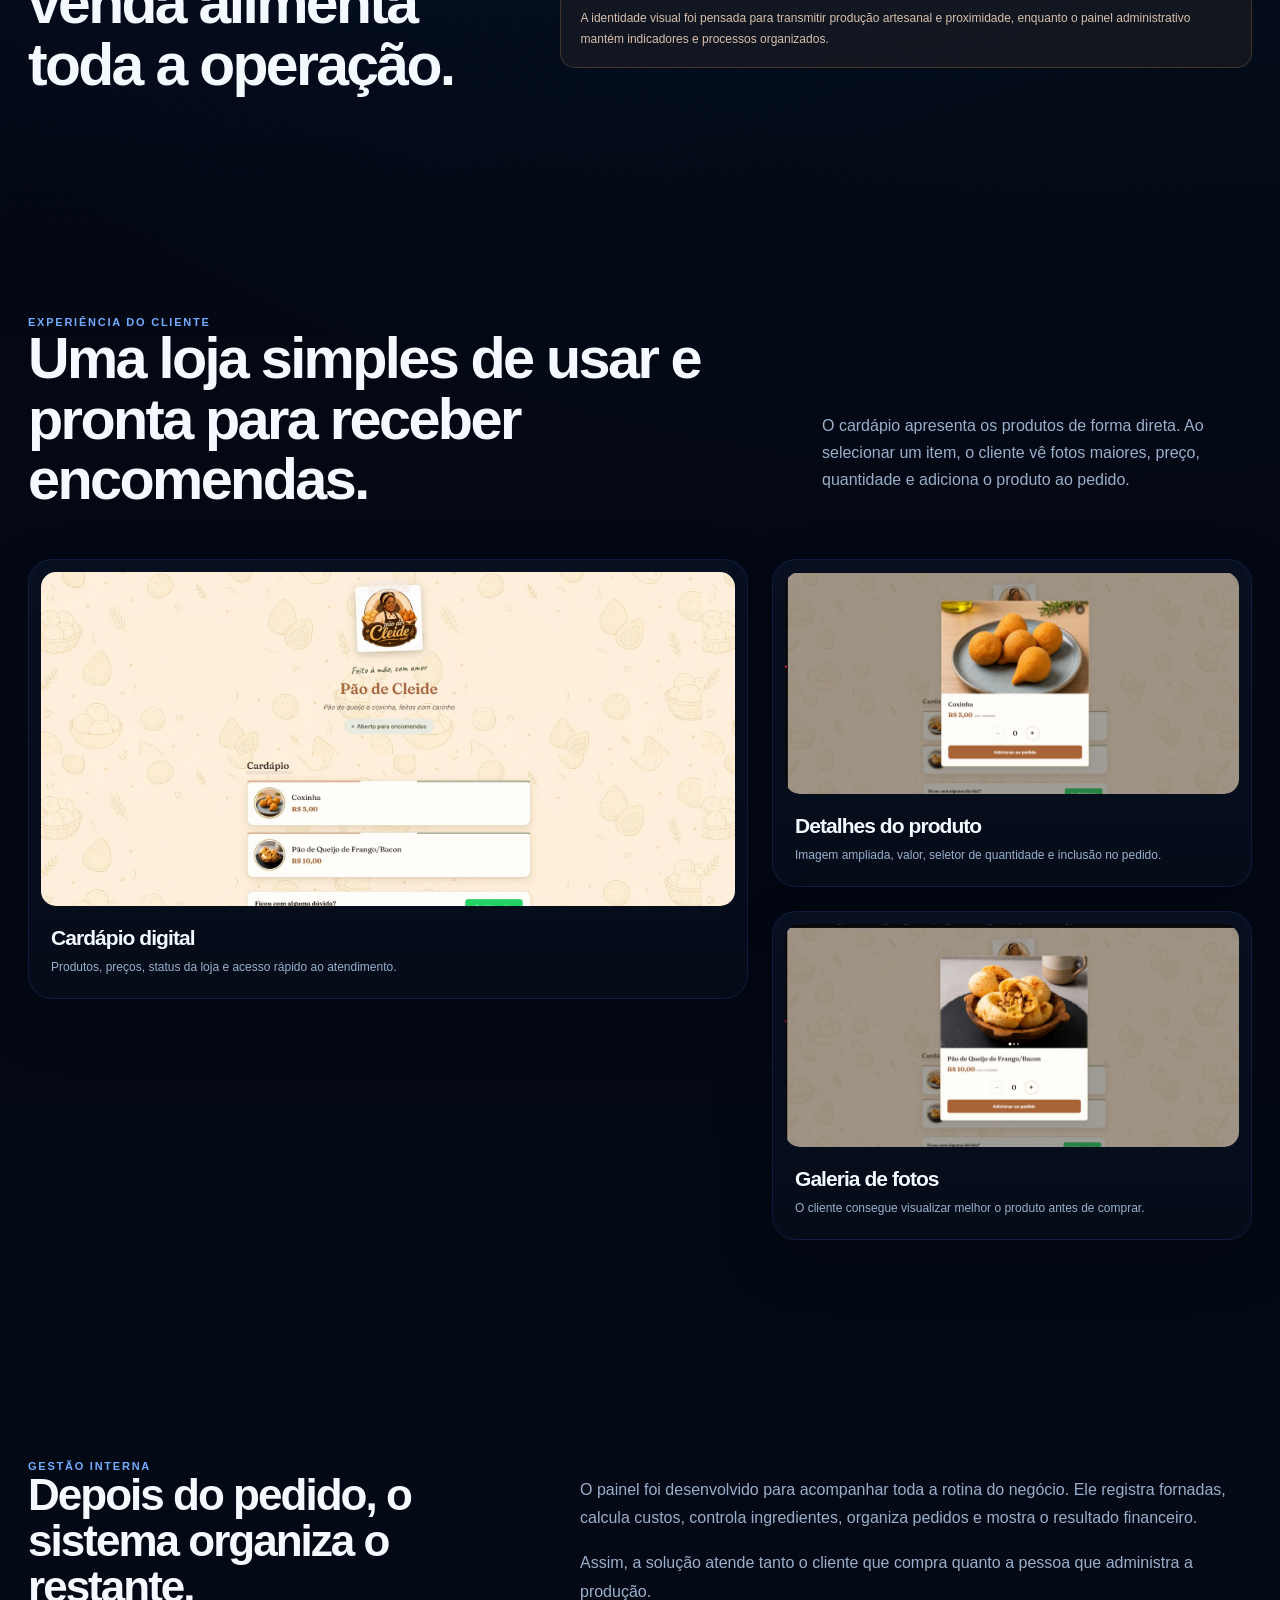
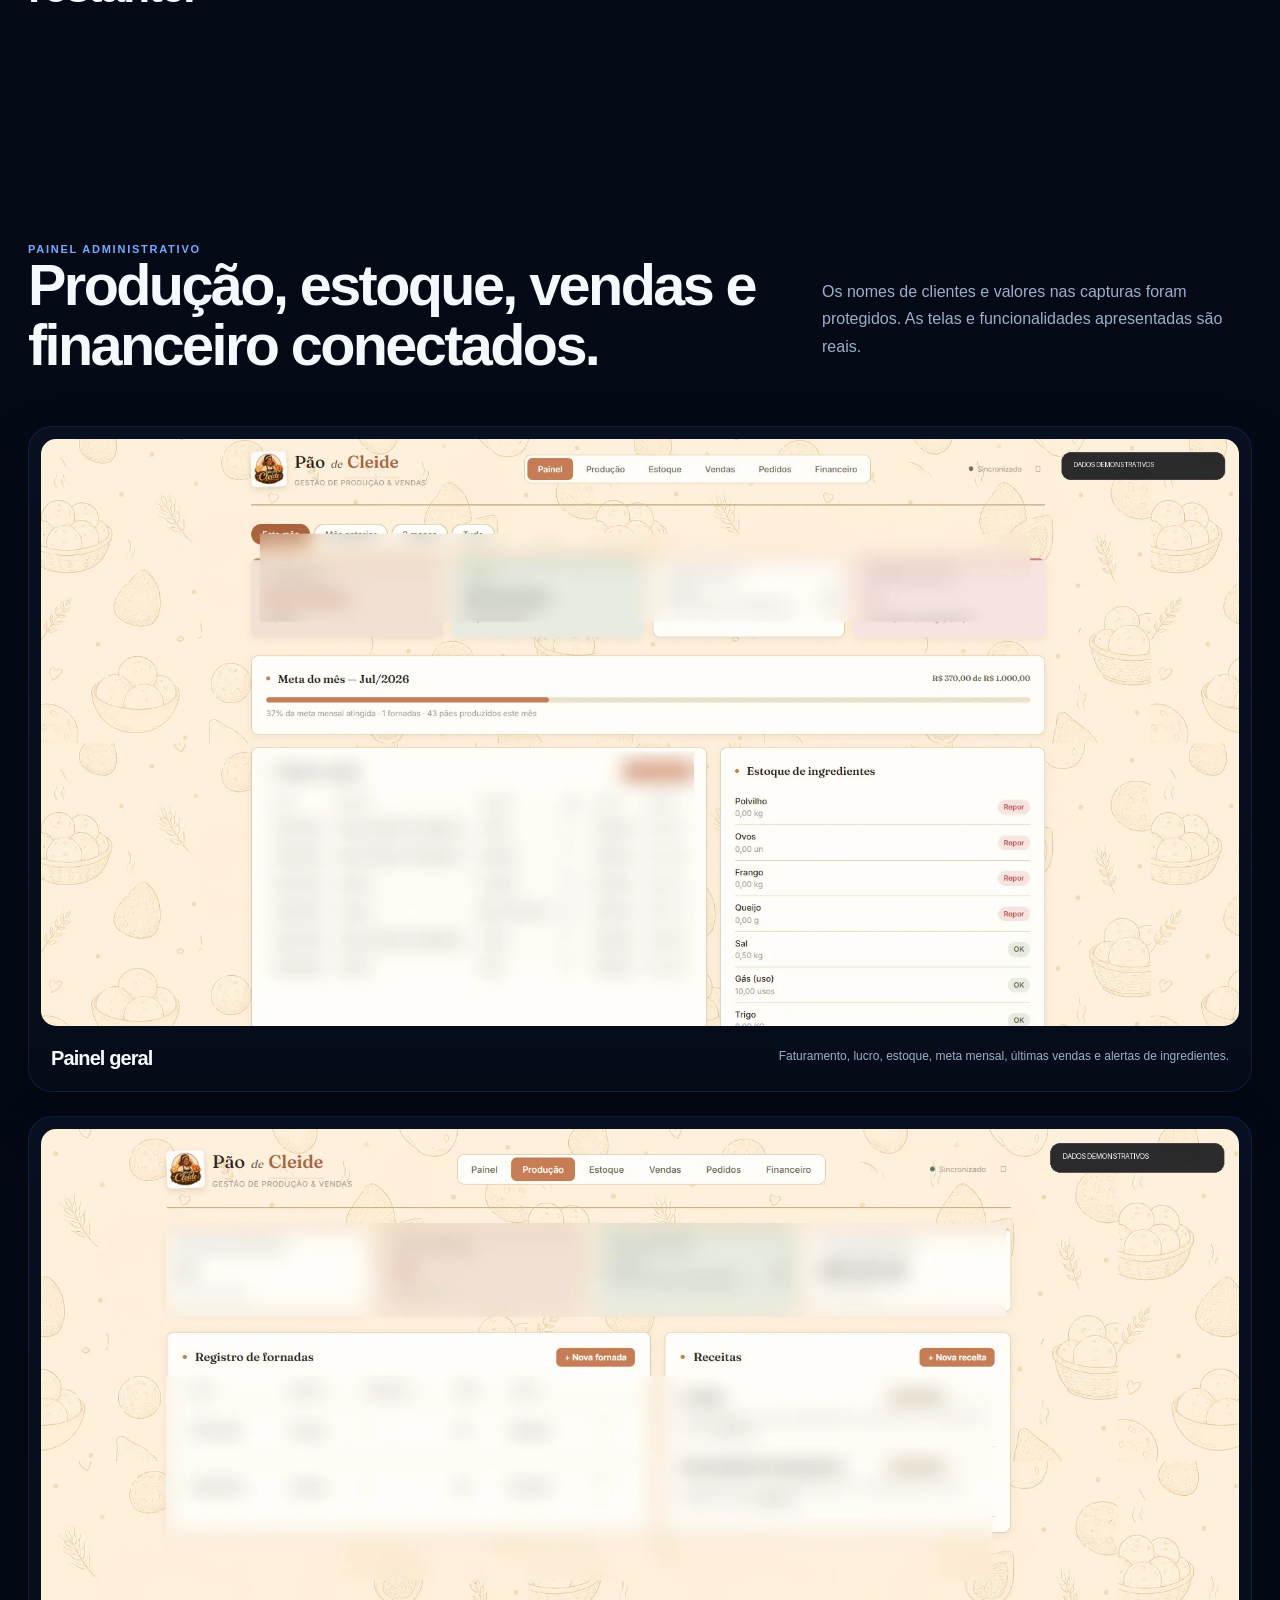
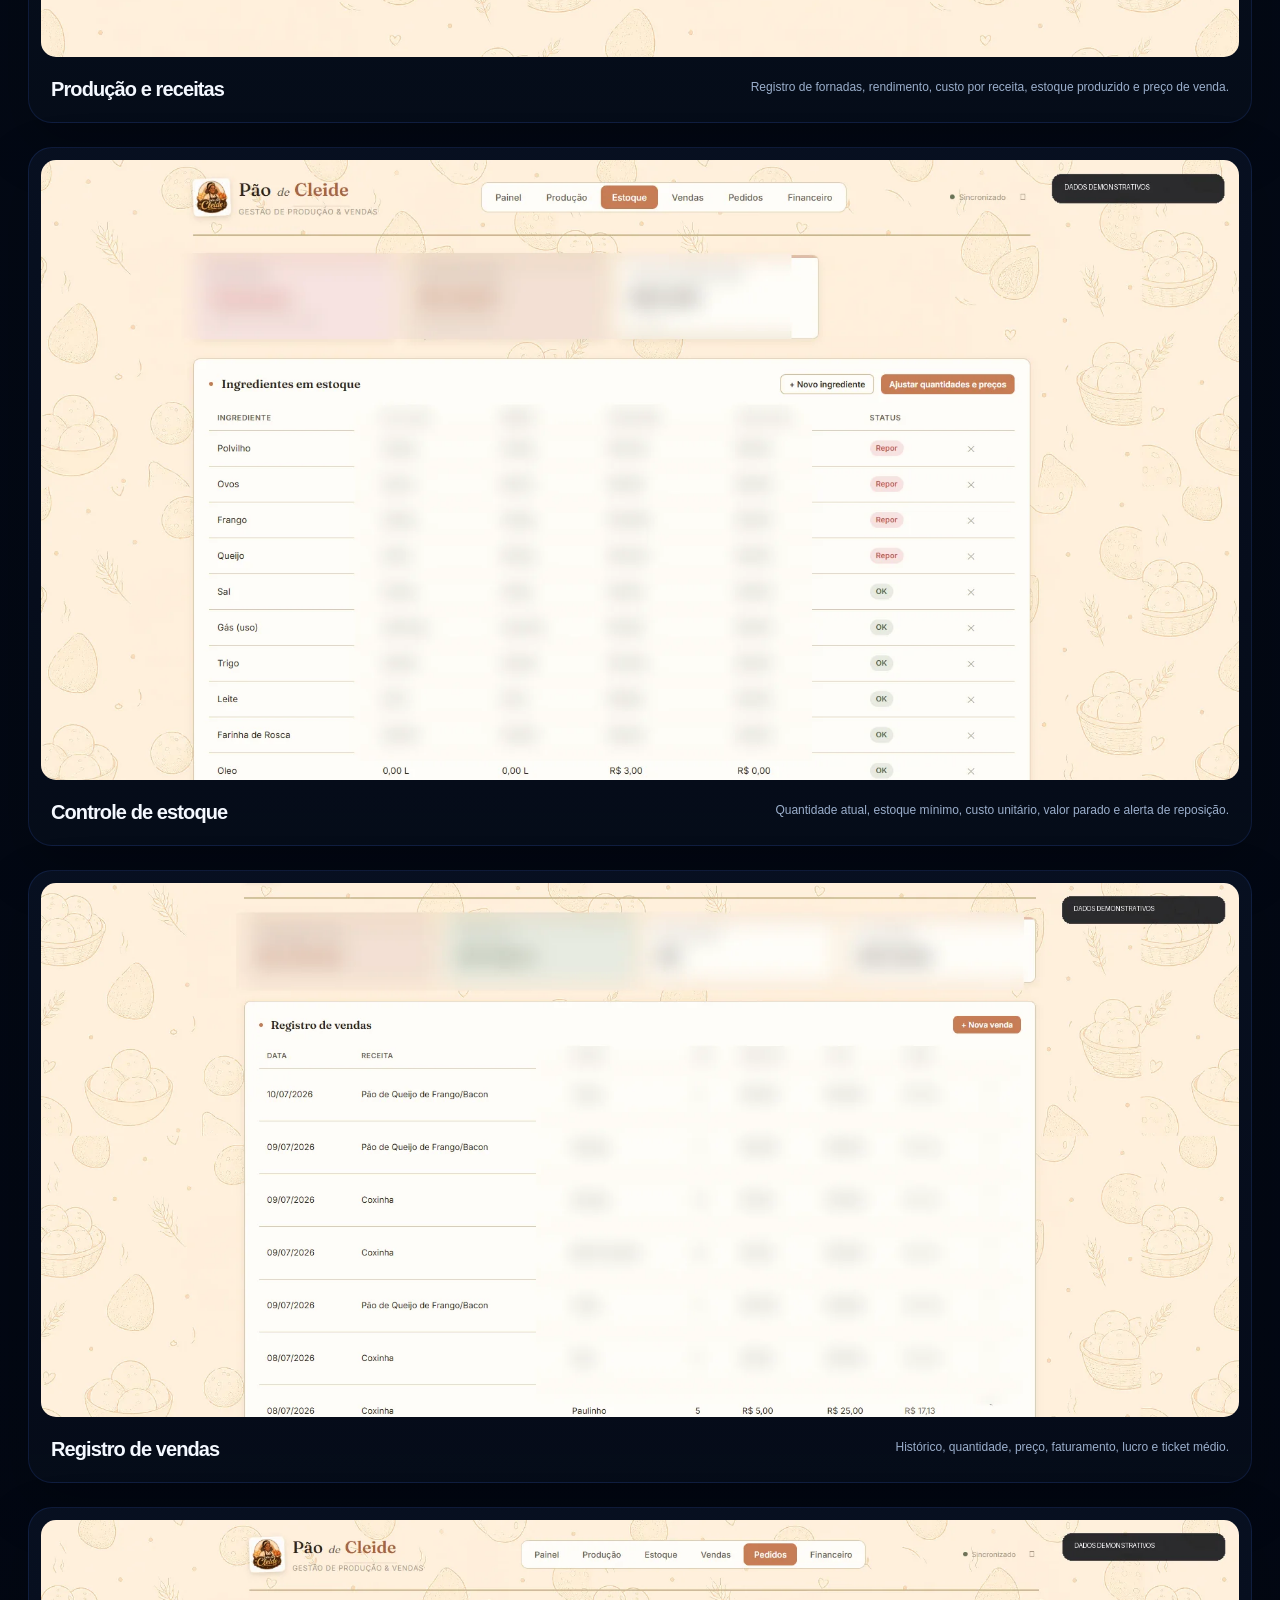
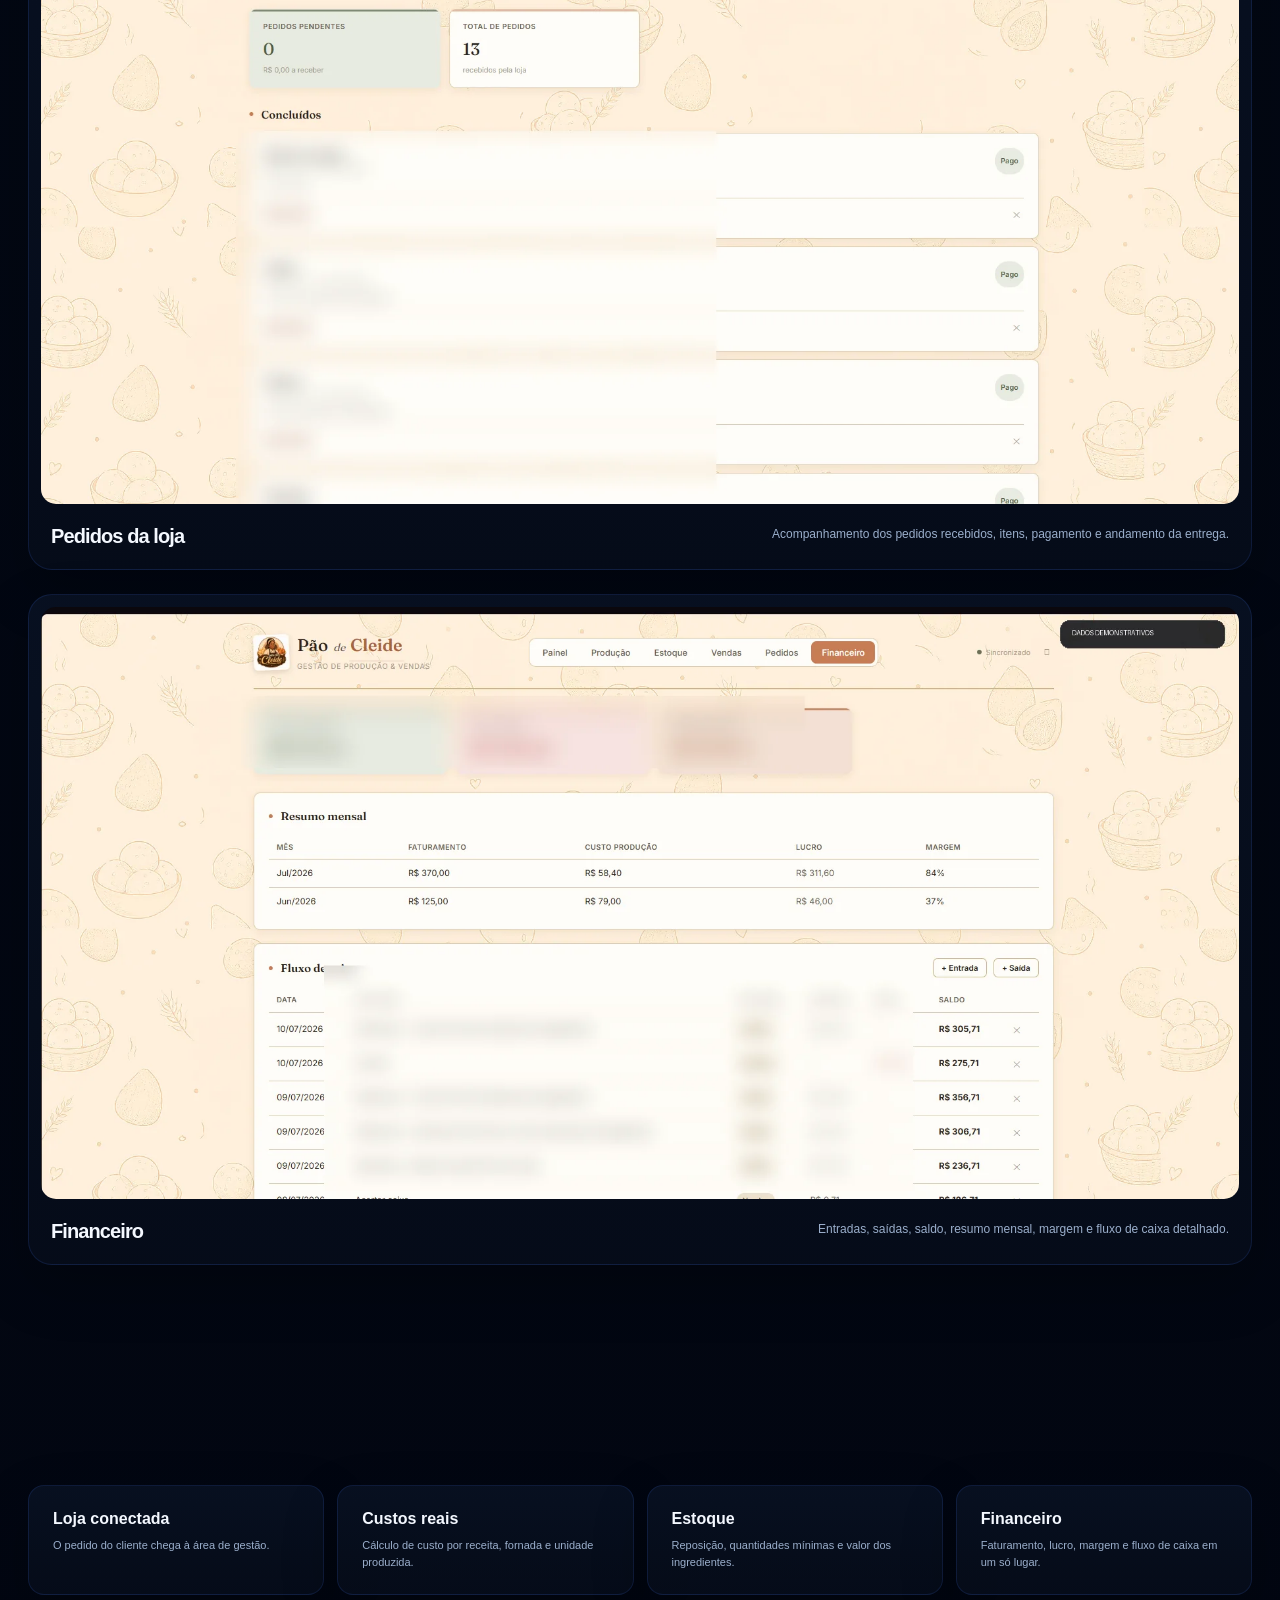
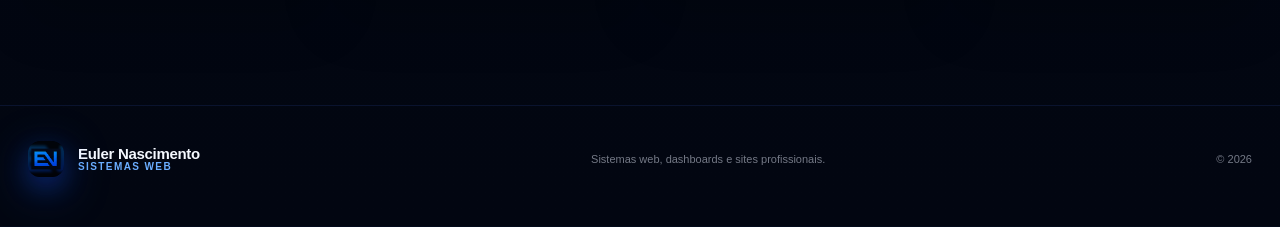
<file: projeto-pao-de-cleide.html>
<!doctype html>
<html lang="pt-BR">
<head>
<meta charset="utf-8"><meta name="viewport" content="width=device-width,initial-scale=1">
<meta name="description" content="Estudo de caso do Pão de Cleide: loja digital e sistema completo de gestão.">
<title>Pão de Cleide | Projeto de Euler Nascimento</title>
<link rel="icon" type="image/png" href="assets/favicon-final.png">
<link rel="stylesheet" href="style.css">
</head>
<body>


<header class="topbar">
  <a class="brand" href="index.html" aria-label="Voltar para o início">
    <img class="brand-mark-img" src="assets/logo-mark-final.png" alt="Logo Euler Nascimento">
    <span class="brand-text"><strong>Euler Nascimento</strong><small>Sistemas Web</small></span>
  </a>
  <button class="menu-toggle" type="button" aria-label="Abrir menu" aria-expanded="false">
    <span></span><span></span><span></span>
  </button>
  <nav>
    <a class="nav-back" href="index.html#projetos">← Voltar ao menu</a>
    <a href="index.html#projetos">Projetos</a>
    <a href="index.html#sobre">Sobre</a>
    <a class="nav-cta" href="index.html#contato">Fale comigo</a>
  </nav>
</header>


<main>
<section class="project-hero container reveal">
  <div class="project-title">
    <div class="kicker">Loja digital + sistema de gestão</div>
    <h1>Pão de Cleide — da encomenda do cliente ao controle financeiro.</h1>
    <p class="lead">Um ecossistema digital que conecta a loja online à produção, ao estoque, às vendas, aos pedidos e ao fluxo de caixa.</p>
    <div class="project-meta"><span>Loja digital</span><span>Carrinho</span><span>Produção</span><span>Estoque</span><span>Pedidos</span><span>Financeiro</span><span>Firebase</span></div>
    <div class="project-links">
      <a class="button button-light" href="https://eulernasc.github.io/paodecleide/loja.html" target="_blank" rel="noopener">Visitar a loja ↗</a>
      <a class="button button-dark" href="#loja">Ver experiência do cliente ↓</a>
    </div>
  </div>
</section>

<div class="cover reveal">
  <div class="cover-frame"><img src="assets/pao-loja-home.webp" alt="Página inicial real da loja Pão de Cleide"></div>
</div>

<section class="section container">
  <div class="store-intro reveal">
    <div><div class="kicker">O projeto completo</div><h2>Não é apenas uma vitrine. A venda alimenta toda a operação.</h2></div>
    <div>
      <p>O cliente acessa o cardápio, visualiza os produtos, escolhe a quantidade e envia o pedido. Do outro lado, o responsável acompanha a encomenda em um painel conectado aos controles de produção, estoque e financeiro.</p>
      <div class="store-callout">A identidade visual foi pensada para transmitir produção artesanal e proximidade, enquanto o painel administrativo mantém indicadores e processos organizados.</div>
    </div>
  </div>
</section>

<section class="section container" id="loja">
  <div class="section-head reveal">
    <div><div class="kicker">Experiência do cliente</div><h2>Uma loja simples de usar e pronta para receber encomendas.</h2></div>
    <p>O cardápio apresenta os produtos de forma direta. Ao selecionar um item, o cliente vê fotos maiores, preço, quantidade e adiciona o produto ao pedido.</p>
  </div>

  <div class="split-gallery">
    <article class="site-shot reveal">
      <img src="assets/pao-loja-home.webp" alt="Cardápio da loja Pão de Cleide">
      <div class="site-shot-copy"><h3>Cardápio digital</h3><p>Produtos, preços, status da loja e acesso rápido ao atendimento.</p></div>
    </article>
    <div class="split-stack">
      <article class="site-shot reveal">
        <img src="assets/pao-loja-coxinha.webp" alt="Detalhes da coxinha na loja">
        <div class="site-shot-copy"><h3>Detalhes do produto</h3><p>Imagem ampliada, valor, seletor de quantidade e inclusão no pedido.</p></div>
      </article>
      <article class="site-shot reveal">
        <img src="assets/pao-loja-recheado.webp" alt="Detalhes do pão de queijo recheado">
        <div class="site-shot-copy"><h3>Galeria de fotos</h3><p>O cliente consegue visualizar melhor o produto antes de comprar.</p></div>
      </article>
    </div>
  </div>
</section>

<section class="section container">
  <div class="story-grid reveal">
    <div><div class="kicker">Gestão interna</div><h2>Depois do pedido, o sistema organiza o restante.</h2></div>
    <div>
      <p>O painel foi desenvolvido para acompanhar toda a rotina do negócio. Ele registra fornadas, calcula custos, controla ingredientes, organiza pedidos e mostra o resultado financeiro.</p>
      <p>Assim, a solução atende tanto o cliente que compra quanto a pessoa que administra a produção.</p>
    </div>
  </div>
</section>

<section class="section container">
  <div class="section-head reveal">
    <div><div class="kicker">Painel administrativo</div><h2>Produção, estoque, vendas e financeiro conectados.</h2></div>
    <p>Os nomes de clientes e valores nas capturas foram protegidos. As telas e funcionalidades apresentadas são reais.</p>
  </div>
  <div class="gallery">
    <article class="shot reveal"><img src="assets/pao-painel.webp" alt=""><div class="shot-caption"><h3>Painel geral</h3><p>Faturamento, lucro, estoque, meta mensal, últimas vendas e alertas de ingredientes.</p></div></article>
    <article class="shot reveal"><img src="assets/pao-producao.webp" alt=""><div class="shot-caption"><h3>Produção e receitas</h3><p>Registro de fornadas, rendimento, custo por receita, estoque produzido e preço de venda.</p></div></article>
    <article class="shot reveal"><img src="assets/pao-estoque.webp" alt=""><div class="shot-caption"><h3>Controle de estoque</h3><p>Quantidade atual, estoque mínimo, custo unitário, valor parado e alerta de reposição.</p></div></article>
    <article class="shot reveal"><img src="assets/pao-vendas.webp" alt=""><div class="shot-caption"><h3>Registro de vendas</h3><p>Histórico, quantidade, preço, faturamento, lucro e ticket médio.</p></div></article>
    <article class="shot reveal"><img src="assets/pao-pedidos.webp" alt=""><div class="shot-caption"><h3>Pedidos da loja</h3><p>Acompanhamento dos pedidos recebidos, itens, pagamento e andamento da entrega.</p></div></article>
    <article class="shot reveal"><img src="assets/pao-financeiro.webp" alt=""><div class="shot-caption"><h3>Financeiro</h3><p>Entradas, saídas, saldo, resumo mensal, margem e fluxo de caixa detalhado.</p></div></article>
  </div>
</section>

<section class="section container">
  <div class="tech-grid">
    <article class="reveal"><strong>Loja conectada</strong><span>O pedido do cliente chega à área de gestão.</span></article>
    <article class="reveal"><strong>Custos reais</strong><span>Cálculo de custo por receita, fornada e unidade produzida.</span></article>
    <article class="reveal"><strong>Estoque</strong><span>Reposição, quantidades mínimas e valor dos ingredientes.</span></article>
    <article class="reveal"><strong>Financeiro</strong><span>Faturamento, lucro, margem e fluxo de caixa em um só lugar.</span></article>
  </div>
</section>
</main>


<footer>
  <a class="brand" href="index.html" aria-label="Voltar para o início">
    <img class="brand-mark-img" src="assets/logo-mark-final.png" alt="Logo Euler Nascimento">
    <span class="brand-text"><strong>Euler Nascimento</strong><small>Sistemas Web</small></span>
  </a>
  <span>Sistemas web, dashboards e sites profissionais.</span>
  <span>© <span id="year"></span></span>
</footer>
<script src="script.js"></script>


</body>
</html>
</file>
<file: style.css>
:root{
  --bg:#07080b;--bg2:#0b0d12;--card:#10131a;--card2:#141821;--text:#f6f7fb;
  --muted:#9ea3b2;--line:rgba(255,255,255,.09);--purple:#8267ff;--cyan:#65e6d2;
  --orange:#ff6b3d;--cream:#f3e6d2;--red:#b5101b;--max:1280px;
}
*{box-sizing:border-box}html{scroll-behavior:smooth}body{margin:0;background:var(--bg);color:var(--text);font-family:Inter,Segoe UI,Arial,sans-serif}
body:before{content:"";position:fixed;inset:0;pointer-events:none;background:
radial-gradient(circle at 12% -10%,rgba(130,103,255,.13),transparent 34%),
radial-gradient(circle at 100% 35%,rgba(101,230,210,.06),transparent 28%)}
a{color:inherit;text-decoration:none}img{max-width:100%;display:block}
.topbar{height:78px;max-width:var(--max);margin:auto;padding:0 28px;display:flex;justify-content:space-between;align-items:center;border-bottom:1px solid var(--line);position:relative;z-index:10}
.brand{display:flex;align-items:center;gap:12px;font-weight:800;letter-spacing:-.02em}.brand-mark{width:38px;height:38px;border-radius:12px;display:grid;place-items:center;background:linear-gradient(135deg,var(--purple),#5637da);box-shadow:0 10px 35px rgba(130,103,255,.28);font-size:12px}
nav{display:flex;gap:28px;align-items:center;font-size:13px;color:#c2c5cf}nav a:hover{color:#fff}.nav-cta{padding:11px 17px;border:1px solid var(--line);border-radius:99px;background:rgba(255,255,255,.04)}
.container{max-width:var(--max);margin:auto;padding-left:28px;padding-right:28px}.section{padding-top:110px;padding-bottom:110px}
.kicker{font-size:11px;font-weight:800;letter-spacing:.16em;text-transform:uppercase;color:#aa9aff}
h1,h2,h3,h4{font-family:Manrope,Inter,Segoe UI,sans-serif;margin:0;letter-spacing:-.045em}
h1{font-size:clamp(48px,7vw,94px);line-height:.98}.hero h1 em{font-style:normal;background:linear-gradient(90deg,#c7bcff,#72ecd7);background-clip:text;-webkit-background-clip:text;color:transparent}
h2{font-size:clamp(36px,4.5vw,62px);line-height:1.05}.lead{color:var(--muted);font-size:18px;line-height:1.75;max-width:720px}
.button{display:inline-flex;align-items:center;justify-content:center;gap:14px;padding:15px 21px;border-radius:12px;font-weight:800;font-size:13px;transition:.25s}.button:hover{transform:translateY(-2px)}
.button-light{background:#fff;color:#0d0e12}.button-dark{border:1px solid var(--line);background:rgba(255,255,255,.04)}
.hero{min-height:760px;display:grid;grid-template-columns:.86fr 1.14fr;gap:70px;align-items:center;padding-top:80px;padding-bottom:90px;position:relative}
.hero-copy p{margin:27px 0 34px}.actions{display:flex;gap:12px;flex-wrap:wrap}.mini-tags{display:flex;gap:9px;flex-wrap:wrap;margin-top:30px}.mini-tags span,.tags span{font-size:10px;padding:8px 11px;border:1px solid var(--line);border-radius:99px;color:#bec2cd;background:rgba(255,255,255,.025)}
.hero-stage{position:relative}.browser{background:#10131a;border:1px solid rgba(255,255,255,.13);border-radius:20px;padding:10px;box-shadow:0 50px 120px rgba(0,0,0,.55);transform:perspective(1300px) rotateY(-5deg) rotateX(2deg)}.browser img{border-radius:12px}.browser-bar{height:30px;display:flex;align-items:center;padding:0 8px;gap:6px}.browser-bar i{width:7px;height:7px;border-radius:50%;background:#3c404b}.browser-bar span{height:6px;width:40%;margin:auto;border-radius:99px;background:#252933}
.float-note{position:absolute;background:rgba(18,21,29,.94);border:1px solid rgba(255,255,255,.13);border-radius:14px;padding:14px 16px;box-shadow:0 20px 55px rgba(0,0,0,.42);backdrop-filter:blur(15px)}.float-note b,.float-note small{display:block}.float-note b{font-size:11px}.float-note small{font-size:9px;color:#8f94a2;margin-top:4px}.float-a{left:-32px;bottom:48px}.float-b{right:-15px;top:55px}
.proof{border-top:1px solid var(--line);border-bottom:1px solid var(--line);padding:27px 0}.proof .container{display:flex;justify-content:space-between;align-items:center}.proof p{color:#737783;font-size:11px}.proof div div{display:flex;gap:45px;font-size:10px;letter-spacing:.12em;font-weight:800;color:#7e828e}
.section-head{display:flex;justify-content:space-between;align-items:end;gap:60px;margin-bottom:50px}.section-head p{max-width:430px;color:var(--muted);line-height:1.7}
.work-list{display:grid;gap:24px}.work{border:1px solid var(--line);border-radius:27px;overflow:hidden;background:linear-gradient(145deg,rgba(255,255,255,.045),rgba(255,255,255,.015));display:grid;grid-template-columns:.9fr 1.1fr;min-height:580px}.work.reverse{grid-template-columns:1.1fr .9fr}.work.reverse .work-copy{order:2}.work-copy{padding:52px;display:flex;flex-direction:column;justify-content:center}.work-index{font-size:10px;letter-spacing:.15em;color:#787d89;font-weight:800}.work h3{font-size:42px;margin:22px 0 17px}.work p{color:var(--muted);line-height:1.75}.work-media{padding:22px;display:grid;place-items:center;position:relative;overflow:hidden}.work-media:before{content:"";position:absolute;width:360px;height:360px;border-radius:50%;filter:blur(80px);opacity:.22}.work-media.ignis:before{background:var(--orange)}.work-media.pao:before{background:#d49061}.work-media.amanda:before{background:#bb111d}.work-media.mc:before{background:#c59535}.work-media img{position:relative;border-radius:16px;box-shadow:0 25px 65px rgba(0,0,0,.45);border:1px solid rgba(255,255,255,.12)}.work-media.mc img{width:100%;object-fit:contain;background:#f4f1eb}
.work-link{margin-top:26px;font-weight:800;font-size:12px}.tags{display:flex;gap:8px;flex-wrap:wrap;margin-top:20px}
.amanda-art{width:100%;height:100%;min-height:450px;display:grid;place-items:center;position:relative;background:linear-gradient(145deg,#ecebea,#b5b3af);border-radius:16px;overflow:hidden}.amanda-art .eagle{position:absolute;inset:0;width:100%;height:100%;object-fit:cover}.amanda-art .logo{position:relative;width:48%;filter:drop-shadow(0 15px 26px rgba(0,0,0,.25))}
.capabilities{display:grid;grid-template-columns:repeat(4,1fr);border-top:1px solid var(--line);border-bottom:1px solid var(--line)}.capabilities article{padding:38px 26px;border-right:1px solid var(--line)}.capabilities article:last-child{border-right:0}.capabilities span{color:#9885ff;font-size:10px}.capabilities h3{font-size:19px;margin:34px 0 12px}.capabilities p{font-size:12px;color:var(--muted);line-height:1.65}
.about-box{border:1px solid var(--line);border-radius:26px;padding:58px;background:linear-gradient(135deg,rgba(130,103,255,.12),rgba(255,255,255,.025),rgba(101,230,210,.055))}.about-grid{display:grid;grid-template-columns:1.12fr .88fr;gap:80px;margin-top:25px}.about-grid h2{font-size:46px}.about-grid p{color:#b2b6c1;line-height:1.75}
.contact{padding-bottom:120px}.contact-box{text-align:center;padding:90px 28px;border-radius:28px;background:linear-gradient(135deg,#7051ef,#4b2aca);position:relative;overflow:hidden}.contact-box:after{content:"";position:absolute;width:430px;height:430px;border-radius:50%;background:rgba(101,230,210,.32);filter:blur(105px);right:-120px;top:-230px}.contact-box>*{position:relative;z-index:1}.contact-box p{color:#ddd7fb}.contact-box .actions{justify-content:center;margin-top:30px}
footer{max-width:var(--max);margin:auto;padding:35px 28px 50px;border-top:1px solid var(--line);display:flex;justify-content:space-between;align-items:center;color:#747986;font-size:11px}

/* project pages */
.project-hero{padding-top:85px;padding-bottom:55px}.project-hero .project-title{max-width:980px}.project-hero h1{font-size:clamp(50px,7vw,88px);margin:18px 0 24px}.project-meta{display:flex;gap:9px;flex-wrap:wrap;margin-top:28px}.project-meta span{border:1px solid var(--line);border-radius:99px;padding:8px 11px;font-size:10px;color:#bbc0cb}
.cover{max-width:var(--max);margin:auto;padding:0 28px}.cover-frame{padding:12px;border-radius:24px;background:#11141b;border:1px solid var(--line);box-shadow:0 45px 100px rgba(0,0,0,.45)}.cover-frame img{border-radius:15px;width:100%}
.story-grid{display:grid;grid-template-columns:.82fr 1.18fr;gap:85px}.story-grid h2{font-size:44px}.story-grid p{color:var(--muted);line-height:1.8}.story-cards{display:grid;grid-template-columns:repeat(3,1fr);gap:14px;margin-top:32px}.story-cards article{padding:23px;border:1px solid var(--line);border-radius:16px;background:rgba(255,255,255,.025)}.story-cards b{font-size:11px;color:#a995ff}.story-cards h3{font-size:17px;margin:25px 0 10px}.story-cards p{font-size:11px;line-height:1.6}
.gallery{display:grid;gap:24px}.shot{border:1px solid var(--line);border-radius:24px;padding:12px;background:#10131a}.shot img{width:100%;border-radius:15px}.shot-caption{display:flex;justify-content:space-between;gap:30px;padding:21px 10px 9px}.shot-caption h3{font-size:20px}.shot-caption p{margin:0;max-width:580px;color:var(--muted);line-height:1.65;font-size:12px}
.privacy{padding:24px;border:1px solid rgba(255,176,82,.22);background:rgba(255,176,82,.055);border-radius:16px;color:#d2c2ac;font-size:12px;line-height:1.7}
.tech-grid{display:grid;grid-template-columns:repeat(4,1fr);gap:13px}.tech-grid article{padding:24px;border:1px solid var(--line);border-radius:16px;background:rgba(255,255,255,.025)}.tech-grid strong{display:block;font-size:16px}.tech-grid span{display:block;color:var(--muted);font-size:11px;margin-top:9px;line-height:1.5}
.amanda-cover{min-height:610px;position:relative;display:grid;place-items:center;overflow:hidden;border-radius:16px;background:#eee}.amanda-cover .eagle{position:absolute;inset:0;width:100%;height:100%;object-fit:cover}.amanda-cover .logo{position:relative;width:min(520px,55%);filter:drop-shadow(0 18px 25px rgba(0,0,0,.28))}
.amanda-layout{display:grid;grid-template-columns:1fr 1fr;gap:22px}.amanda-panel{min-height:430px;border-radius:20px;border:1px solid var(--line);overflow:hidden;background:#11141b}.amanda-panel.image{background:url('assets/amanda-eagle.webp') center/cover}.amanda-panel.copy{padding:45px;display:flex;flex-direction:column;justify-content:center}.amanda-panel h3{font-size:36px}.amanda-panel p{color:var(--muted);line-height:1.75}
.reveal{opacity:0;transform:translateY(24px);transition:.75s ease}.reveal.visible{opacity:1;transform:none}

@media(max-width:1050px){
  .hero{grid-template-columns:1fr;text-align:center}.hero-copy .lead{margin-left:auto;margin-right:auto}.hero .actions,.mini-tags{justify-content:center}.hero-stage{max-width:850px;margin:auto}.work,.work.reverse{grid-template-columns:1fr}.work.reverse .work-copy{order:0}.about-grid,.story-grid{grid-template-columns:1fr}.capabilities{grid-template-columns:1fr 1fr}.proof{display:none}.amanda-layout{grid-template-columns:1fr}
}
@media(max-width:720px){
  .topbar nav a:not(.nav-cta){display:none}.container{padding-left:18px;padding-right:18px}.hero{padding-top:65px}.hero h1{font-size:46px}.browser{transform:none}.float-note{display:none}.section{padding-top:80px;padding-bottom:80px}.section-head{display:block}.section-head p{margin-top:22px}.work-copy{padding:32px 23px}.work h3{font-size:33px}.work-media{padding:12px}.capabilities{grid-template-columns:1fr}.capabilities article{border-right:0;border-bottom:1px solid var(--line)}.about-box{padding:35px 23px}.about-grid h2{font-size:34px}.story-cards,.tech-grid{grid-template-columns:1fr}.shot-caption{display:block}.shot-caption p{margin-top:10px}.project-hero h1{font-size:49px}.contact-box{padding:65px 20px}footer{flex-direction:column;gap:15px;text-align:center}
}


/* Atualizações visuais dos estudos de caso */
.store-intro{
  display:grid;
  grid-template-columns:.8fr 1.2fr;
  gap:70px;
  align-items:center;
}
.store-intro h2{font-size:clamp(38px,4.6vw,62px)}
.store-intro p{color:var(--muted);line-height:1.8}
.store-callout{
  margin-top:22px;
  padding:18px 20px;
  border:1px solid rgba(212,144,97,.25);
  background:rgba(212,144,97,.07);
  border-radius:15px;
  color:#d7c0ad;
  font-size:12px;
  line-height:1.7;
}
.split-gallery{
  display:grid;
  grid-template-columns:1.2fr .8fr;
  gap:24px;
  align-items:start;
}
.split-stack{display:grid;gap:24px}
.site-shot{
  border:1px solid var(--line);
  border-radius:24px;
  padding:12px;
  background:#10131a;
  overflow:hidden;
}
.site-shot img{
  width:100%;
  border-radius:15px;
}
.site-shot-copy{padding:20px 10px 8px}
.site-shot-copy h3{font-size:21px;margin-bottom:8px}
.site-shot-copy p{margin:0;color:var(--muted);font-size:12px;line-height:1.65}
.amanda-summary{
  display:grid;
  grid-template-columns:1fr 1fr;
  gap:22px;
}
.amanda-summary article{
  min-height:270px;
  padding:36px;
  border:1px solid var(--line);
  border-radius:22px;
  background:linear-gradient(145deg,rgba(255,255,255,.045),rgba(255,255,255,.015));
}
.amanda-summary h3{font-size:29px;margin:18px 0 12px}
.amanda-summary p{color:var(--muted);line-height:1.75}
.client-proof{
  padding:24px;
  border-left:3px solid #b5101b;
  background:rgba(181,16,27,.07);
  border-radius:0 15px 15px 0;
  color:#c9cbd3;
  line-height:1.75;
}
.privacy-note{
  padding:24px;
  border-left:3px solid #2f8dff;
  background:rgba(47,141,255,.08);
  border-radius:0 15px 15px 0;
  color:#c9d7ec;
  line-height:1.75;
}
.work-media.amanda img{
  width:100%;
  height:100%;
  min-height:430px;
  object-fit:cover;
  object-position:center top;
}
.project-links{
  display:flex;
  flex-wrap:wrap;
  gap:12px;
  margin-top:28px;
}
.project-links .button{font-size:12px}

@media(max-width:900px){
  .store-intro,.split-gallery,.amanda-summary{grid-template-columns:1fr}
}


/* ===== Blue/Black rebrand ===== */
:root{
  --bg:#030712;
  --bg2:#07101d;
  --card:#09111f;
  --card2:#0e1930;
  --text:#f4f8ff;
  --muted:#9db1cb;
  --line:rgba(116,154,214,.14);
  --purple:#1f6bff;
  --cyan:#5ec8ff;
  --orange:#34a3ff;
}
body:before{
  background:
    radial-gradient(circle at 12% -10%,rgba(31,107,255,.18),transparent 34%),
    radial-gradient(circle at 100% 35%,rgba(94,200,255,.09),transparent 28%);
}
.topbar{
  position:sticky;
  top:0;
  z-index:50;
  backdrop-filter:blur(18px);
  background:rgba(3,7,18,.72);
}
.brand{
  gap:14px;
}
.brand-mark{
  display:none;
}
.brand-mark-img{
  width:40px;
  height:40px;
  border-radius:12px;
  flex:0 0 auto;
  filter:drop-shadow(0 10px 22px rgba(31,107,255,.28));
}
.brand-text{
  display:flex;
  flex-direction:column;
  line-height:1.04;
}
.brand-text strong{
  font-size:15px;
  letter-spacing:-.02em;
}
.brand-text small{
  font-size:10px;
  color:#84a2cb;
  letter-spacing:.14em;
  text-transform:uppercase;
  font-weight:700;
}
nav .nav-back{
  padding:10px 14px;
  border:1px solid rgba(94,200,255,.16);
  border-radius:999px;
  background:rgba(9,17,31,.9);
  color:#cddcff;
}
nav .nav-back:hover{
  background:rgba(19,36,63,.95);
}
.kicker,.eyebrow,.section-kicker{
  color:#87adff;
}
.hero h1 em{
  background:linear-gradient(90deg,#8fb6ff,#72ddff);
  background-clip:text;
  -webkit-background-clip:text;
}
.hero-logo{
  height:70px;
  width:auto;
  max-width:100%;
  margin-bottom:22px;
  filter:drop-shadow(0 12px 32px rgba(31,107,255,.20));
}
.button-light{
  background:linear-gradient(135deg,#1f6bff,#0c49bc);
  color:#fff;
}
.button-dark{
  border:1px solid rgba(94,200,255,.14);
  background:rgba(11,20,37,.72);
}
.nav-cta{
  border-color:rgba(94,200,255,.18);
  background:rgba(10,18,32,.92);
}
.float-note{
  background:rgba(9,15,26,.94);
  border-color:rgba(94,200,255,.16);
}
.float-note > span{
  background:rgba(31,107,255,.18);
}
.about-box{
  background:linear-gradient(135deg,rgba(31,107,255,.14),rgba(255,255,255,.02),rgba(94,200,255,.07));
}
.contact-box{
  background:linear-gradient(135deg,#0d46b3,#091936);
}
.contact-box:after{
  background:rgba(94,200,255,.24);
}
.capabilities span,.process-grid span,.story-cards b{
  color:#86adff;
}
.client-proof{
  border-left-color:#1f6bff;
  background:rgba(31,107,255,.08);
}
.project-links .button-dark{
  background:rgba(8,18,35,.92);
}
@media(max-width:720px){
  .hero-logo{
    height:56px;
  }
  .brand-text small{
    display:none;
  }
}


/* ===== Blue/Black rebrand v2 ===== */
:root{
  --bg:#020611;
  --bg2:#071120;
  --card:#091222;
  --card2:#0C1730;
  --text:#F4F8FF;
  --muted:#9BAFCC;
  --line:rgba(75,127,255,.16);
  --purple:#2251FF;
  --cyan:#1FD0FF;
  --orange:#35A7FF;
}
html{background:var(--bg)}
body{
  background:
    radial-gradient(circle at 18% -5%, rgba(34,81,255,.22), transparent 26%),
    radial-gradient(circle at 84% 2%, rgba(31,208,255,.10), transparent 24%),
    linear-gradient(180deg,#020611 0%,#040A16 48%,#020611 100%);
  color:var(--text);
}
body:before{
  content:"";
  position:fixed;
  inset:0;
  pointer-events:none;
  opacity:.55;
  background-image:
    linear-gradient(rgba(77,112,191,.06) 1px, transparent 1px),
    linear-gradient(90deg, rgba(77,112,191,.06) 1px, transparent 1px),
    radial-gradient(circle at 20% 0%, rgba(34,81,255,.14), transparent 33%),
    radial-gradient(circle at 88% 10%, rgba(31,208,255,.08), transparent 28%);
  background-size: 44px 44px, 44px 44px, auto, auto;
  mix-blend-mode:screen;
}
.topbar{
  background:rgba(3,8,22,.72);
  border-bottom:1px solid rgba(69,117,255,.15);
  box-shadow:0 10px 35px rgba(0,0,0,.18);
}
.brand-text strong{color:#F5F9FF}
.brand-text small{color:#6BAEFF}
nav{color:#BFD2F5}
nav a:hover{color:#fff}
nav .nav-back,
.nav-cta,
.button-dark,
.tags span,
.mini-tags span,
.project-meta span{
  border-color:rgba(72,124,255,.18)!important;
  background:rgba(8,16,31,.82)!important;
  color:#D5E6FF;
}
.button-light{
  background:linear-gradient(135deg,#2251FF,#1D78FF 55%, #1FD0FF);
  color:#fff;
  box-shadow:0 16px 36px rgba(34,81,255,.28);
}
.button-dark:hover,.nav-cta:hover,.nav-back:hover{
  background:rgba(12,27,52,.98)!important;
}
.hero{
  position:relative;
}
.hero:after{
  content:"";
  position:absolute;
  right:6%; top:8%;
  width:340px; height:340px;
  border-radius:50%;
  background:radial-gradient(circle, rgba(34,81,255,.20) 0%, rgba(31,208,255,.10) 36%, transparent 70%);
  filter:blur(18px);
  pointer-events:none;
}
.kicker,.eyebrow,.section-kicker{color:#75ABFF}
.hero h1 em{
  background:linear-gradient(90deg,#8AB7FF,#1FD0FF 80%);
  background-clip:text;
  -webkit-background-clip:text;
}
.hero-logo{height:76px;filter:drop-shadow(0 12px 34px rgba(34,81,255,.24));}
.browser,
.cover-frame,
.shot,
.site-shot,
.work,
.about-box,
.capabilities article,
.tech-grid article,
.story-cards article,
.amanda-summary article{
  background:linear-gradient(180deg, rgba(8,17,34,.92), rgba(6,13,26,.88));
  border-color:rgba(72,124,255,.14);
  box-shadow:0 22px 55px rgba(0,0,0,.22);
}
.float-note{
  background:rgba(5,12,24,.95);
  border-color:rgba(82,133,255,.18);
}
.proof{border-color:rgba(69,117,255,.12)}
.work-media img,
.shot img,
.site-shot img,.browser img{filter:saturate(1.02)}
.work-link{color:#92BDFF}
.work-link:hover{color:#CDE4FF}
.capabilities span,.process-grid span,.story-cards b{color:#84B2FF}
.about-box{
  background:
    linear-gradient(135deg,rgba(34,81,255,.16),rgba(255,255,255,.02),rgba(31,208,255,.05)),
    linear-gradient(180deg, rgba(8,17,34,.92), rgba(6,13,26,.88));
}
.contact-box{
  background:linear-gradient(135deg,#1139C6,#091B3E 55%, #071120 100%);
}
.contact-box:after{
  background:rgba(31,208,255,.22);
}
.client-proof{
  border-left-color:#2251FF;
  background:rgba(34,81,255,.08);
}
footer{border-top:1px solid rgba(69,117,255,.12)}
@media(max-width:720px){
  .hero-logo{height:58px}
}


/* ===== Final logo polish ===== */
.brand-mark-img{
  width:42px;
  height:42px;
  object-fit:cover;
  border-radius:12px;
  box-shadow:0 10px 24px rgba(18,77,255,.26);
}
.hero-logo{
  height:92px;
  width:auto;
  max-width:min(100%,620px);
  object-fit:contain;
}
footer .brand-mark-img{width:36px;height:36px}
@media(max-width:720px){
  .hero-logo{
    height:auto;
    max-width:100%;
  }
}


/* ===== Mobile production hardening ===== */
body{overflow-x:hidden}
.menu-toggle{
  display:none;
  width:44px;
  height:44px;
  padding:0;
  border:1px solid rgba(72,124,255,.20);
  border-radius:12px;
  background:rgba(8,16,31,.88);
  align-items:center;
  justify-content:center;
  flex-direction:column;
  gap:5px;
  cursor:pointer;
}
.menu-toggle span{
  width:19px;
  height:2px;
  border-radius:2px;
  background:#d9e8ff;
  transition:.22s ease;
}
.menu-toggle[aria-expanded="true"] span:nth-child(1){transform:translateY(7px) rotate(45deg)}
.menu-toggle[aria-expanded="true"] span:nth-child(2){opacity:0}
.menu-toggle[aria-expanded="true"] span:nth-child(3){transform:translateY(-7px) rotate(-45deg)}

@media(max-width:720px){
  .topbar{
    height:68px;
    padding:0 14px;
  }
  .brand-mark-img{
    width:38px;
    height:38px;
  }
  .brand-text strong{font-size:13px}
  .menu-toggle{display:flex;margin-left:auto}
  .topbar nav{
    display:none;
    position:absolute;
    top:74px;
    left:12px;
    right:12px;
    padding:10px;
    border:1px solid rgba(72,124,255,.18);
    border-radius:16px;
    background:rgba(3,8,22,.98);
    box-shadow:0 22px 60px rgba(0,0,0,.48);
    backdrop-filter:blur(18px);
    flex-direction:column;
    align-items:stretch;
    gap:4px;
  }
  .topbar nav.open{display:flex}
  .topbar nav a,
  .topbar nav a:not(.nav-cta){
    display:flex;
    min-height:46px;
    align-items:center;
    justify-content:center;
    padding:11px 14px;
    border-radius:11px;
  }
  .topbar nav a:hover{background:rgba(31,81,170,.16)}
  .topbar nav .nav-back{
    order:-1;
    color:#fff;
    background:linear-gradient(135deg,#2251FF,#126CFF)!important;
  }
  .hero{
    min-height:auto;
    padding-top:48px;
    padding-bottom:70px;
    gap:44px;
  }
  .hero h1{font-size:clamp(36px,11vw,44px);line-height:1.02}
  .project-hero{
    padding-top:55px;
    padding-bottom:38px;
  }
  .project-hero h1{font-size:clamp(35px,10.5vw,44px);line-height:1.04}
  .lead{font-size:16px;line-height:1.65}
  .actions,.contact-actions{flex-direction:column;align-items:stretch}
  .actions .button,.contact-actions .button{width:100%}
  .hero-stage{width:100%;min-width:0}
  .browser{padding:6px;border-radius:14px}
  .browser img{border-radius:9px}
  .work{min-height:0;border-radius:20px}
  .work-copy{padding:28px 20px}
  .work-media{min-width:0}
  .work-media img{width:100%;height:auto;min-height:0!important;object-fit:contain!important}
  .cover{padding:0 12px}
  .cover-frame{padding:7px;border-radius:16px}
  .shot,.site-shot{padding:7px;border-radius:16px}
  .shot img,.site-shot img{border-radius:11px}
  .shot-caption{padding:18px 8px 8px}
  .section{padding-top:68px;padding-bottom:68px}
  .section-head{margin-bottom:32px}
  .about-box{border-radius:20px}
  .contact{padding-bottom:76px}
  .contact-box{border-radius:20px}
  footer{padding:28px 18px 40px}
}

@media(max-width:390px){
  .brand-text strong{font-size:12px}
  .hero-logo{max-width:112%;margin-left:-6%}
  .mini-tags,.tags,.project-meta{gap:6px}
  .mini-tags span,.tags span,.project-meta span{font-size:9px;padding:7px 9px}
}


/* ===== Quote section ===== */
.quote-box{
  display:grid;
  grid-template-columns:1.35fr .85fr;
  gap:28px;
  align-items:start;
}
.quote-form,
.quote-summary{
  border:1px solid rgba(72,124,255,.14);
  background:linear-gradient(180deg, rgba(8,17,34,.92), rgba(6,13,26,.88));
  box-shadow:0 22px 55px rgba(0,0,0,.22);
  border-radius:24px;
}
.quote-form{padding:28px}
.quote-side{display:grid;gap:18px;position:sticky;top:96px}
.field-grid{display:grid;gap:16px;margin-bottom:16px}
.field-grid.two{grid-template-columns:repeat(2,minmax(0,1fr))}
.field-grid.three{grid-template-columns:repeat(3,minmax(0,1fr))}
.quote-form label,
.field-block{display:block}
.quote-form label>span,
.field-title{
  display:block;
  margin-bottom:10px;
  font-size:13px;
  font-weight:700;
  color:#d9e6ff;
}
.quote-form input,
.quote-form select,
.quote-form textarea{
  width:100%;
  border:1px solid rgba(72,124,255,.18);
  background:rgba(7,14,27,.86);
  color:#f4f8ff;
  border-radius:14px;
  padding:14px 15px;
  outline:none;
  font:inherit;
}
.quote-form input:focus,
.quote-form select:focus,
.quote-form textarea:focus{border-color:#4a87ff;box-shadow:0 0 0 3px rgba(34,81,255,.14)}
.check-grid{
  display:grid;
  grid-template-columns:repeat(2,minmax(0,1fr));
  gap:12px;
}
.check-grid label{
  display:flex;
  align-items:flex-start;
  gap:10px;
  padding:13px 14px;
  border:1px solid rgba(72,124,255,.14);
  border-radius:14px;
  background:rgba(7,14,27,.55);
  cursor:pointer;
}
.check-grid input{width:16px;height:16px;margin-top:2px}
.check-grid span{font-size:13px;line-height:1.45;color:#d3def5}
.summary-head{margin-bottom:18px}
.summary-kicker{
  display:inline-block;
  font-size:11px;
  letter-spacing:.14em;
  text-transform:uppercase;
  color:#7badff;
  margin-bottom:8px;
}
.quote-summary{padding:24px}
.quote-summary h3{font-size:26px;margin:0 0 10px}
.summary-cards{display:grid;gap:12px;margin-bottom:18px}
.summary-cards article{
  padding:16px 18px;
  border-radius:16px;
  border:1px solid rgba(72,124,255,.14);
  background:rgba(7,14,27,.62);
}
.summary-cards span{display:block;color:#97aac8;font-size:12px;margin-bottom:7px}
.summary-cards strong{font-size:18px;color:#f4f8ff}
#quoteTexto{margin:0;color:#c3d3ec;line-height:1.7}
.quote-actions{display:grid;gap:12px}
.quote-actions .button{width:100%;justify-content:center}
.quote-note{display:block;color:#8ea4c8;line-height:1.55;padding:0 2px}
@media(max-width:980px){
  .quote-box{grid-template-columns:1fr}
  .quote-side{position:static}
}
@media(max-width:720px){
  .field-grid.two,.field-grid.three,.check-grid{grid-template-columns:1fr}
  .quote-form{padding:20px}
  .quote-summary{padding:20px}
}


/* Experiência 3D */
.button-3d{
  position:relative;
  overflow:hidden;
  border:1px solid rgba(94,200,255,.34);
  background:linear-gradient(135deg,rgba(31,107,255,.22),rgba(94,200,255,.09));
  color:#dff3ff;
  box-shadow:inset 0 0 0 1px rgba(255,255,255,.025),0 12px 30px rgba(31,107,255,.12);
}
.button-3d:before{
  content:"";position:absolute;inset:-70% -20%;background:linear-gradient(105deg,transparent 38%,rgba(255,255,255,.16) 50%,transparent 62%);transform:translateX(-70%);transition:transform .55s ease;pointer-events:none
}
.button-3d:hover:before{transform:translateX(70%)}
.button-3d span{color:#72ddff;font-size:16px}
</file>
